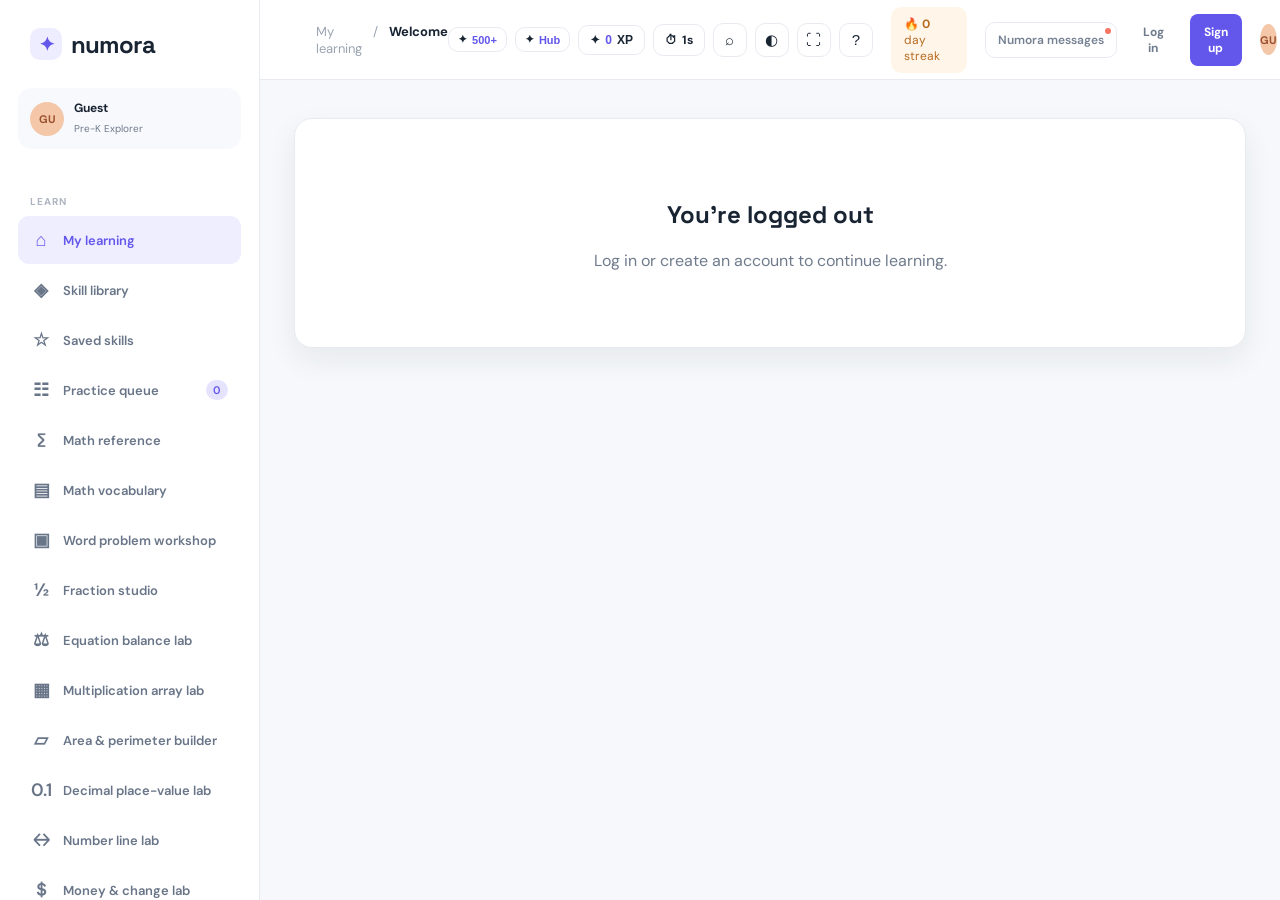
<file: index.html>
<!doctype html>
<html lang="en">
  <head>
    <meta charset="UTF-8" />
    <meta name="viewport" content="width=device-width, initial-scale=1.0" />
    <script>
      const numoraGaId = 'G-M1DTJTEPM5';
      window.dataLayer = window.dataLayer || [];
      window.gtag = window.gtag || function(){window.dataLayer.push(arguments);};
      window.gtag('js', new Date());
      window.gtag('config', numoraGaId);
      const analyticsScript = document.createElement('script');
      analyticsScript.async = true;
      analyticsScript.src = `https://www.googletagmanager.com/gtag/js?id=${numoraGaId}`;
      document.head.appendChild(analyticsScript);
    </script>
    <title>Numora — Math that moves with you</title>
    <link rel="preconnect" href="https://fonts.googleapis.com" />
    <link rel="preconnect" href="https://fonts.gstatic.com" crossorigin />
    <link href="https://fonts.googleapis.com/css2?family=DM+Sans:wght@400;500;600;700&family=Space+Grotesk:wght@500;600;700&display=swap" rel="stylesheet" />
    <link rel="stylesheet" href="styles.css" />
    <link rel="stylesheet" href="settings-help.css?v=25" />
    <link rel="stylesheet" href="notifications.css?v=5" />
    <link rel="stylesheet" href="auth.css" />
    <link rel="stylesheet" href="signup-scroll.css" />
    <link rel="stylesheet" href="extras.css?v=31" />
    <link rel="stylesheet" href="video.css" />
    <link rel="stylesheet" href="tools.css" />
    <link rel="stylesheet" href="video-examples.css" />
    <link rel="stylesheet" href="math-facts.css?v=1" />
    <link rel="stylesheet" href="data-explorer.css?v=1" />
    <link rel="stylesheet" href="geometry-explorer.css?v=1" />
    <link rel="stylesheet" href="unit-converter.css?v=1" />
    <link rel="stylesheet" href="calculator-lab.css?v=1" />
    <link rel="stylesheet" href="graphing-lab.css?v=1" />
    <link rel="stylesheet" href="percent-lab.css?v=1" />
    <link rel="stylesheet" href="factor-lab.css?v=1" />
    <link rel="stylesheet" href="probability-lab.css?v=1" />
    <link rel="stylesheet" href="lesson-calculator-help.css?v=1" />
    <link rel="stylesheet" href="math-labs-pack.css?v=1" />
    <link rel="stylesheet" href="feature-pack-50.css?v=1" />
    <link rel="stylesheet" href="feature-pack-200.css?v=4" />
    <link rel="stylesheet" href="feature-pack-500.css?v=1" />
    <link rel="stylesheet" href="daily-puzzle.css?v=1" />
    <link rel="stylesheet" href="practice-queue.css?v=6" />
    <link rel="stylesheet" href="practice-calendar.css?v=1" />
    <link rel="stylesheet" href="weekly-goal.css?v=1" />
    <link rel="stylesheet" href="saved-question-review.css?v=1" />
    <link rel="stylesheet" href="weekly-lesson-plan.css?v=1" />
    <link rel="stylesheet" href="focus-lesson.css?v=1" />
    <link rel="stylesheet" href="voice-answer.css?v=1" />
    <link rel="stylesheet" href="lesson-preview.css?v=2" />
    <link rel="stylesheet" href="lesson-scratchpad.css?v=3" />
    <link rel="stylesheet" href="grade-scroll.css" />
    <link rel="stylesheet" href="video-steps.css" />
    <link rel="stylesheet" href="auth-validation.css" />
    <link rel="stylesheet" href="badges.css" />
    <link rel="stylesheet" href="ui-fixes.css?v=8" />
  </head>
  <body>
    <script>
      if (new URLSearchParams(location.search).get('numoraGuest') === '1') {
        window.numoraGuestMode = true;
        try {
          const guestStorage = window.sessionStorage;
          guestStorage.clear();
          Object.defineProperty(window, 'localStorage', { configurable: true, value: guestStorage });
          if (window.localStorage !== guestStorage) throw new Error('Guest storage could not be isolated.');
        } catch (error) {
          location.replace(new URL('guest.html', location.href).href);
        }
      }
    </script>
    <div class="app-shell">
      <aside class="sidebar">
        <div class="brand"><span class="brand-mark">✦</span><span>numora</span></div>
        <div class="profile-chip"><div class="avatar">JS</div><div><strong>Jordan Smith</strong><small id="profile-grade">Pre-K Explorer</small></div><span class="chevron">⌄</span></div>
        <nav>
          <p class="nav-label">LEARN</p>
          <button class="nav-item active" data-view="home"><span>⌂</span> My learning</button>
          <button class="nav-item" data-view="skills"><span>◈</span> Skill library</button>
          <button class="nav-item" data-view="saved"><span>☆</span> Saved skills</button>
          <button class="nav-item" data-view="practice-queue"><span>☷</span> Practice queue <em class="practice-queue-count">0</em></button>
          <button class="nav-item" data-view="reference"><span>∑</span> Math reference</button>
          <button class="nav-item" data-view="vocabulary"><span>▤</span> Math vocabulary</button>
          <button class="nav-item" data-view="word-problems"><span>▣</span> Word problem workshop</button>
          <button class="nav-item" data-view="fraction-studio"><span>½</span> Fraction studio</button>
          <button class="nav-item" data-view="equation-lab"><span>⚖</span> Equation balance lab</button>
          <button class="nav-item" data-view="array-lab"><span>▦</span> Multiplication array lab</button>
          <button class="nav-item" data-view="area-builder"><span>▱</span> Area &amp; perimeter builder</button>
          <button class="nav-item" data-view="decimal-lab"><span>0.1</span> Decimal place-value lab</button>
          <button class="nav-item" data-view="number-line"><span>↔</span> Number line lab</button>
          <button class="nav-item" data-view="money-lab"><span>＄</span> Money &amp; change lab</button>
          <button class="nav-item" data-view="fact-drill"><span>✚</span> Math facts</button>
          <button class="nav-item" data-view="data-explorer"><span>▥</span> Data explorer</button>
          <button class="nav-item" data-view="geometry-explorer"><span>△</span> Geometry explorer</button>
          <button class="nav-item" data-view="unit-converter"><span>⇄</span> Unit converter</button>
          <button class="nav-item" data-view="calculator-lab"><span>🖩</span> Scientific calculator</button>
          <button class="nav-item" data-view="graphing-lab"><span>📈</span> Coordinate grapher</button>
          <button class="nav-item" data-view="percent-lab"><span>%</span> Percent visualizer</button>
          <button class="nav-item" data-view="factor-lab"><span>#</span> Factors, GCF &amp; LCM</button>
          <button class="nav-item" data-view="probability-lab"><span>🎲</span> Probability lab</button>
          <button class="nav-item" data-view="quadratic-lab"><span>⌒</span> Quadratic &amp; parabola</button>
          <button class="nav-item" data-view="pythagoras-lab"><span>📐</span> Pythagorean theorem</button>
          <button class="nav-item" data-view="matrix-lab"><span>⊞</span> 2×2 Matrix lab</button>
          <button class="nav-item" data-view="sequence-lab"><span>⋯</span> Sequences &amp; series</button>
          <button class="nav-item" data-view="roman-lab"><span>Ⅻ</span> Roman &amp; bases</button>
          <button class="nav-item" data-view="venn-lab"><span>◎</span> Venn diagram lab</button>
          <button class="nav-item" data-view="time-lab"><span>🕒</span> Elapsed time lab</button>
          <button class="nav-item" data-view="stats-lab"><span>📊</span> Statistics lab</button>
          <button class="nav-item" data-view="volume3d-lab"><span>🧊</span> 3D Volume &amp; area</button>
          <button class="nav-item" data-view="slope-quiz-lab"><span>⚡</span> Slope challenge</button>
          <button class="nav-item" data-view="reports"><span>◒</span> Progress</button>
          <button class="nav-item" data-view="challenge"><span>⏱</span> Timed challenge</button>
          <button class="nav-item" data-view="review"><span>↺</span> Review lessons</button>
          <button class="nav-item" data-view="daily-puzzle"><span>🧩</span> Daily math puzzle</button>
          <p class="nav-label">YOUR SPACE</p>
          <button class="nav-item" data-view="goals"><span>⚑</span> Daily goal <em>3/5</em></button>
          <button class="nav-item" data-view="plan"><span>🗓</span> Study plan</button>
          <button class="nav-item" data-view="custom"><span>✎</span> Custom quiz</button>
          <button class="nav-item" data-view="leaderboard"><span>🏆</span> Leaderboard</button>
          <button class="nav-item" data-view="badges"><span>✹</span> Badges <em class="badge-count">4</em></button>
          <button class="nav-item" data-view="mistakes"><span>📓</span> Mistake notebook</button>
          <button class="nav-item" data-view="questions"><span>🔖</span> Saved questions</button>
          <button class="nav-item" data-view="flashcards"><span>🗂</span> Flashcard review <em class="flashcard-due-count hidden">0</em></button>
          <button class="nav-item" data-view="notes"><span>📝</span> My notes</button>
          <button class="nav-item" data-action="spend-xp"><span>✧</span> Spend your XP</button>
          <section class="sidebar-shortcuts" aria-labelledby="sidebar-shortcuts-title">
            <p class="nav-label" id="sidebar-shortcuts-title">QUICK LINKS</p>
            <button type="button" data-view="skills"><span aria-hidden="true">◈</span> Browse skills</button>
            <button type="button" data-view="reports"><span aria-hidden="true">◒</span> View progress</button>
            <button type="button" data-action="spend-xp"><span aria-hidden="true">✧</span> XP reward shop</button>
            <a href="https://analytics.google.com/analytics/web/" target="_blank" rel="noopener noreferrer"><span aria-hidden="true">📊</span> View visits</a>
            <p class="nav-label sidebar-games-label">MATH GAMES</p>
            <a href="https://www.mathplayground.com/" target="_blank" rel="noopener noreferrer"><span aria-hidden="true">🧩</span> Math Playground</a>
            <a href="https://www.coolmathgames.com/" target="_blank" rel="noopener noreferrer"><span aria-hidden="true">🎮</span> Coolmath Games</a>
            <a href="https://www.topmarks.co.uk/maths-games" target="_blank" rel="noopener noreferrer"><span aria-hidden="true">🔢</span> Topmarks Maths</a>
          </section>
        </nav>
        <div class="sidebar-bottom"><div class="tip-card"><span>☀</span><div><strong>Keep your streak!</strong><small>2 more questions today</small></div></div><button class="nav-item muted" data-action="settings"><span>⚙</span> Settings</button><button class="nav-item muted" data-action="help"><span>?</span> Help center</button></div>
      </aside>

      <main class="main-content">
        <header class="topbar"><div class="breadcrumbs"><span>My learning</span><span>/</span><strong id="page-title">Today</strong></div><div class="top-actions"><div class="streak-pill">🔥 <strong id="streak-count">7</strong> day streak</div><button class="icon-btn messages-btn" aria-label="Numora messages" title="Numora messages">Numora messages<i></i></button><button class="header-btn login-btn">Log in</button><button class="header-btn signup-btn">Sign up</button><button class="header-btn logout-btn hidden">Log out</button><div class="mini-avatar">JS</div></div></header>
        <div id="app-content"></div>
      </main>
    </div>
    <div id="toast" class="toast"></div>
    <div id="auth-modal" class="modal-backdrop hidden"><div class="auth-modal"><button class="modal-close" aria-label="Close">×</button><div class="brand modal-brand"><span class="brand-mark">✦</span><span>numora</span></div><span class="eyebrow" id="auth-eyebrow">WELCOME BACK</span><h2 id="auth-title">Log in to Numora</h2><p id="auth-copy">Pick up your learning journey right where you left off.</p><label class="name-field">Your name<input id="name-input" type="text" maxlength="20" placeholder="Jordan Smith" /><small class="field-help">Use 5–20 letters. Spaces, hyphens, and apostrophes are okay.</small></label><label>Email<input id="email-input" type="email" placeholder="you@example.com" /></label><label>Password><div class="password-wrap"><input id="password-input" type="password" minlength="6" placeholder="At least 6 characters" /><button type="button" class="toggle-password" id="toggle-password">Show password</button></div><button type="button" class="suggest-password" id="suggest-password">Suggest strong password</button></label><div id="auth-error" class="auth-error"></div><div class="account-recovery"><button class="forgot-btn" id="forgot-password">Forgot password?</button><button class="forgot-btn" id="forgot-username">Forgot username?</button></div><button class="primary-btn auth-submit" id="auth-submit">Log in</button><button type="button" class="secondary-btn" data-use-guest style="width:100%;margin-top:8px">Use guest account (won’t save data)</button><small id="auth-switch">New to Numora? <button>Sign up</button></small></div></div>
    <script src="clerk-config.js?v=1"></script>
    <script src="app.js?v=203"></script>
    <script src="lesson-preview.js?v=2"></script>
    <script src="focus-lesson.js?v=1"></script>
    <script src="decimal-place-value.js?v=1"></script>
    <script src="number-line-lab.js?v=1"></script>
    <script src="money-change-lab.js?v=1"></script>
    <script src="equation-balance-lab.js?v=1"></script>
    <script src="math-facts.js?v=1"></script>
    <script src="data-explorer.js?v=1"></script>
    <script src="geometry-explorer.js?v=1"></script>
    <script src="unit-converter.js?v=1"></script>
    <script src="calculator-lab.js?v=1"></script>
    <script src="graphing-lab.js?v=1"></script>
    <script src="percent-lab.js?v=1"></script>
    <script src="factor-lab.js?v=1"></script>
    <script src="probability-lab.js?v=1"></script>
    <script src="lesson-calculator-help.js?v=1"></script>
    <script src="math-labs-pack.js?v=1"></script>
    <script src="feature-pack-50.js?v=1"></script>
    <script src="feature-pack-200.js?v=4"></script>
    <script src="feature-pack-500.js?v=1"></script>
    <script src="daily-puzzle.js?v=1"></script>
    <script src="practice-queue.js?v=11"></script>
    <script src="help-center-content.js?v=5"></script>
    <script src="settings-help-extras.js?v=6"></script>
    <script src="lesson-levels.js?v=1"></script>
    <script src="lesson-level-fallback.js?v=1"></script>
    <script src="lesson-level-final.js?v=1"></script>
    <script src="lesson-runtime.js?v=1"></script>
    <script src="grade4-fix.js?v=2"></script>
    <script src="question-variation.js?v=1"></script>
    <script src="math-only-questions.js?v=1"></script>
    <script src="grade-level-content.js?v=2"></script>
    <script src="all-grade-question-variation.js?v=3"></script>
    <script src="video-separate-examples.js?v=14"></script>
    <script src="lesson-explanation-answer.js?v=1"></script>
    <script src="lesson-topic-questions.js?v=1"></script>
    <script src="lesson-question-randomizer.js?v=6"></script>
    <script src="ui-fixes.js?v=4"></script>
    <script src="clerk-auth.js?v=17"></script>
    <script src="language.js?v=42"></script>
    <script src="voice-answer.js?v=2"></script>
    <script src="practice-calendar.js?v=1"></script>
    <script src="weekly-goal.js?v=1"></script>
    <script src="saved-question-review.js?v=1"></script>
    <script src="weekly-lesson-plan.js?v=1"></script>
    <script src="lesson-scratchpad.js?v=3"></script>
  </body>
</html>
</file>
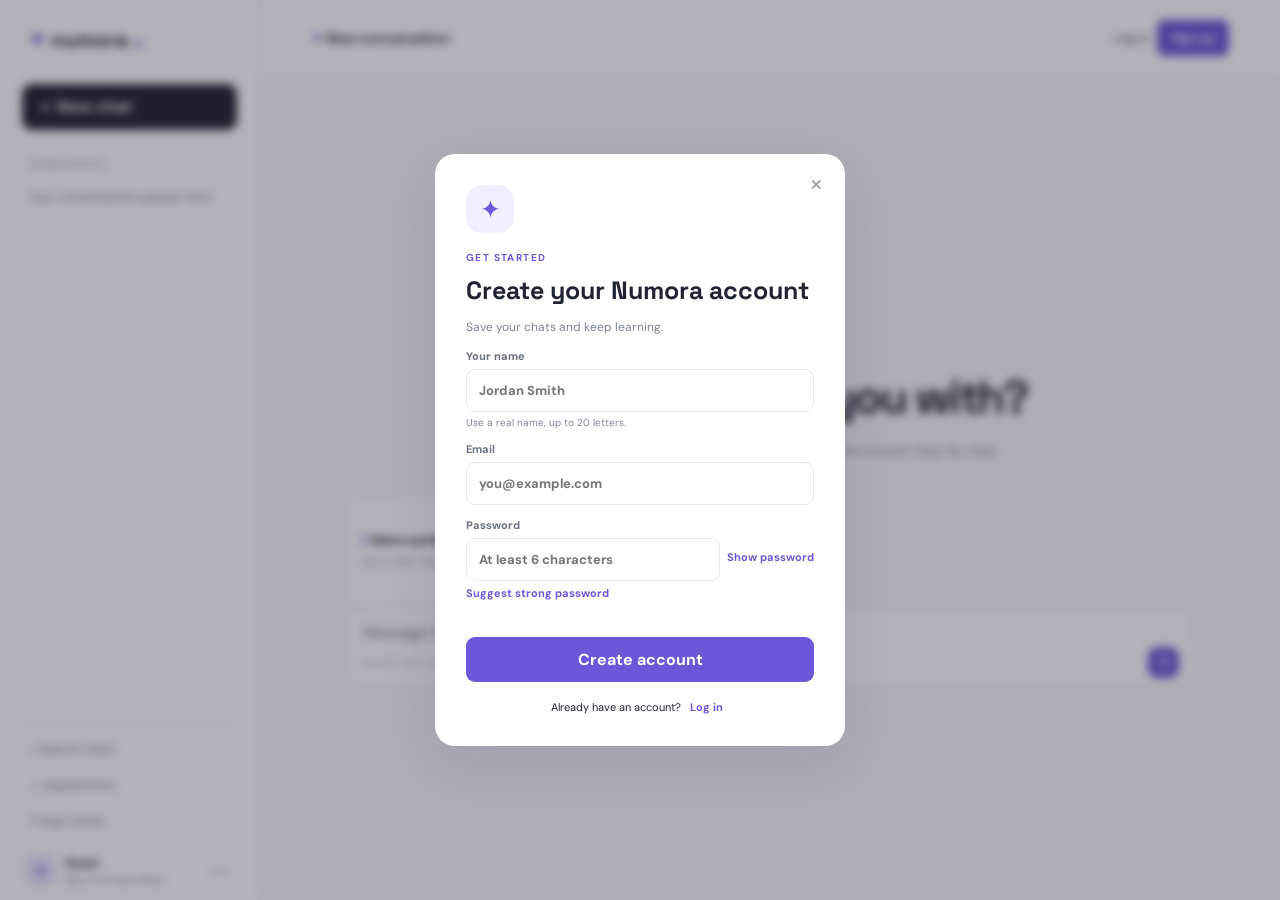
<file: ai.html>
<!doctype html>
<html lang="en">
<head>
  <meta charset="UTF-8"><meta name="viewport" content="width=device-width,initial-scale=1">
  <script async src="https://www.googletagmanager.com/gtag/js?id=G-M1DTJTEPM5"></script>
  <script>
    window.dataLayer = window.dataLayer || [];
    function gtag(){dataLayer.push(arguments);}
    gtag('js', new Date());
    gtag('config', 'G-M1DTJTEPM5');
  </script>
  <title>Numora AI</title><link rel="preconnect" href="https://fonts.googleapis.com"><link rel="preconnect" href="https://fonts.gstatic.com" crossorigin><link href="https://fonts.googleapis.com/css2?family=DM+Sans:wght@400;600;700&family=Space+Grotesk:wght@600;700&display=swap" rel="stylesheet"><link rel="stylesheet" href="ai.css"><link rel="stylesheet" href="ai-auth.css">
</head>
<body>
<div class="layout"><aside class="sidebar" id="sidebar"><div class="brand">✦ <span>numora <small>AI</small></span></div><button class="new-chat" id="newChat">＋ New chat</button><p class="label">YOUR CHATS</p><div id="chatList" class="chat-list"></div><div class="bottom"><button class="side-btn" id="themeBtn">☼ Appearance</button><button class="side-btn" id="helpBtn">? Help center</button><div class="account"><div class="avatar" id="avatar">G</div><div><strong id="accountName">Guest</strong><small id="accountStatus">Sign in to save chats</small></div><button id="accountBtn" class="dots">•••</button></div></div></aside>
<main><header><button class="mobile" id="menuBtn">☰</button><strong>✦ <span id="title">New conversation</span></strong><div class="auth"><button id="loginBtn">Log in</button><button class="signup" id="signupBtn">Sign up</button><button class="hidden" id="signoutBtn">Sign out</button></div></header><section class="chat"><div id="welcome" class="welcome"><div class="hero-icon">✦</div><p class="eyebrow">NUMORA AI</p><h1>What can I help you with?</h1><p>Ask a question and Numora will work through the answer step by step.</p><div class="prompts"><button data-prompt="What is 15% of 240? Show your work"><b>∑ Solve a problem</b><small>Get a clear, step-by-step answer</small></button></div></div><div id="messages" class="messages hidden"></div><div class="composer"><textarea id="question" rows="1" placeholder="Message Numora AI..."></textarea><div><small>Numora can make mistakes. Check important information.</small><div class="composer-actions"><button id="imageBtn" class="image-action hidden">✧ Create picture</button><button id="sendBtn">↑</button></div></div></div></section></main></div>
<div id="authModal" class="overlay hidden"><div class="modal"><button class="close" data-close>×</button><div class="modal-icon">✦</div><p class="eyebrow" id="authEyebrow">GET STARTED</p><h2 id="authTitle">Create your Numora account</h2><p id="authCopy">Save your conversations and pick up where you left off.</p><form id="authForm"><label id="nameField">Your name<input id="nameInput" maxlength="20" autocomplete="name" placeholder="Jordan Smith"><small>Use a real name, up to 20 letters.</small></label><label>Email<input id="emailInput" type="email" required autocomplete="username" placeholder="you@example.com"></label><label id="passwordField">Password<div class="password-wrap"><input id="passwordInput" type="password" required minlength="6" autocomplete="new-password" placeholder="At least 6 characters"><button type="button" id="togglePassword">Show password</button></div><button type="button" id="suggestPassword">Suggest strong password</button></label><div class="recovery-links" id="recoveryLinks"><button type="button" data-auth-recovery="password">Forgot password?</button><button type="button" data-auth-recovery="username">Forgot username?</button></div><div class="error" id="authError" role="alert"></div><button class="submit" id="authSubmit" type="submit">Create account</button></form><p class="switch" id="switchText">Already have an account? <button type="button">Log in</button></p></div></div>
<div id="helpModal" class="overlay hidden"><div class="modal"><button class="close" data-close>×</button><div class="modal-icon">?</div><p class="eyebrow">QUICK GUIDE</p><h2>How Numora works</h2><p>Ask a question, use a starter prompt, and keep asking follow-ups in the same conversation. Create an account to save your chats on this device.</p><button class="submit" data-close>Got it</button></div></div><div id="toast"></div>
<div id="imageModal" class="overlay hidden"><div class="modal"><button class="close" data-close>×</button><div class="modal-icon">✧</div><p class="eyebrow">IMAGE MAKER</p><h2>Create a picture</h2><p>Describe what you want to see. Be specific about the subject, colors, mood, and style.</p><textarea id="imagePrompt" class="image-prompt" rows="4" placeholder="A cozy treehouse in a moonlit forest, colorful storybook style..."></textarea><button class="submit" id="generateImage" type="button" onclick="createPictureFromPrompt(event)">Generate picture</button></div></div><script src="ai.js?v=19"></script><script src="ai-auth.js?v=3"></script><script src="ai-answer-engine.js?v=2"></script>
</body></html>
</file>
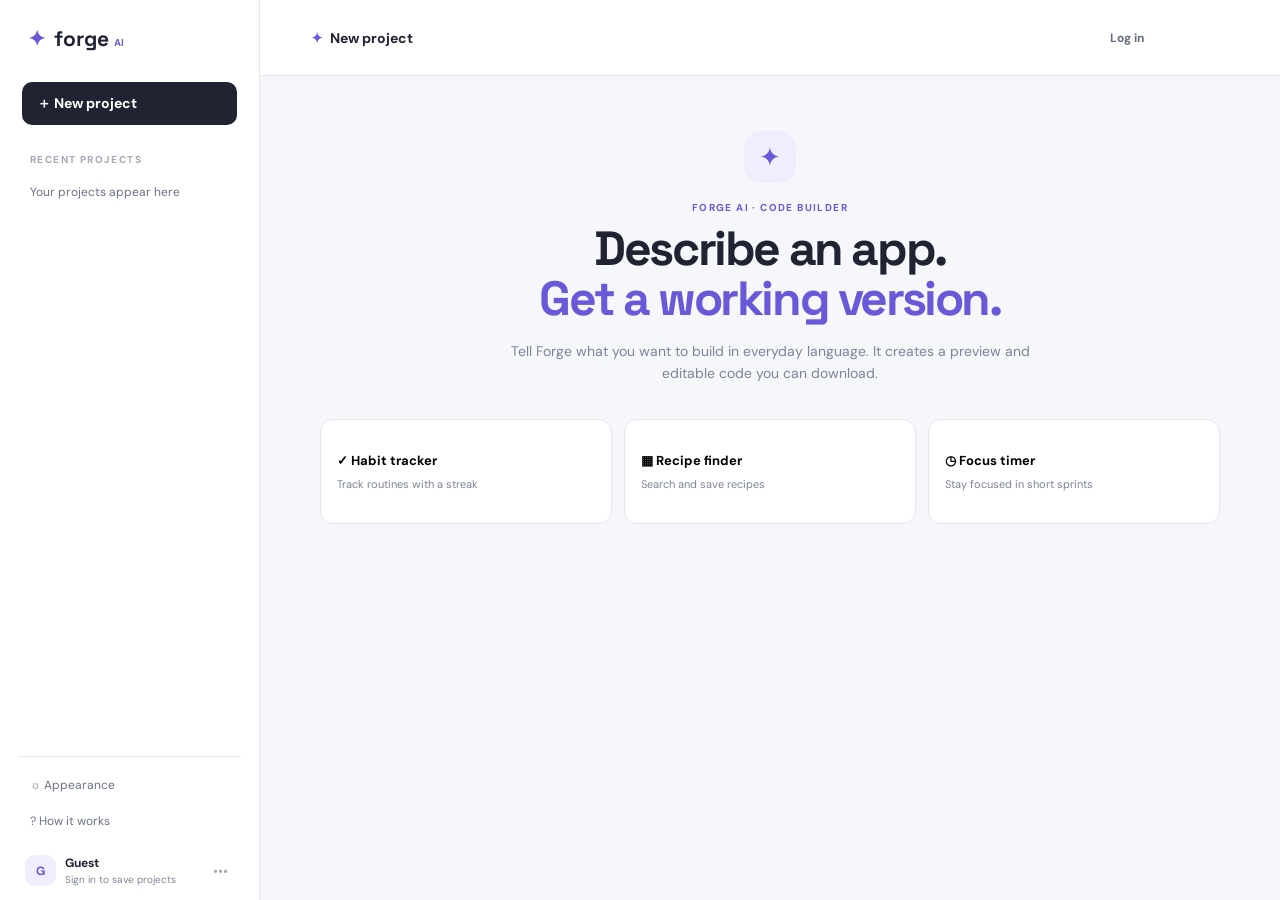
<file: code-ai.html>
<!doctype html>
<html lang="en">
<head>
  <meta charset="UTF-8">
  <meta name="viewport" content="width=device-width, initial-scale=1">
  <meta name="description" content="Code AI creates small web apps from plain-English descriptions.">
  <title>Forge AI · Build from words</title>
  <link rel="preconnect" href="https://fonts.googleapis.com">
  <link rel="preconnect" href="https://fonts.gstatic.com" crossorigin>
  <link href="https://fonts.googleapis.com/css2?family=DM+Sans:wght@400;500;600;700&family=Space+Grotesk:wght@600;700&display=swap" rel="stylesheet">
  <link rel="stylesheet" href="code-ai.css">
</head>
<body>
  <div class="app-shell">
    <aside class="sidebar" id="sidebar">
      <div class="brand"><span class="brand-mark">✦</span><span>forge <em>AI</em></span></div>
      <button class="new-project" id="newProject">＋ New project</button>
      <p class="section-label">RECENT PROJECTS</p>
      <div id="projectList" class="project-list"></div>
      <div class="sidebar-bottom">
        <button class="side-link" id="themeButton">☼ <span>Appearance</span></button>
        <button class="side-link" id="helpButton">? <span>How it works</span></button>
        <div class="profile">
          <div class="avatar" id="avatar">G</div>
          <div class="profile-copy"><strong id="profileName">Guest</strong><small id="profileStatus">Sign in to save projects</small></div>
          <button class="more-button" id="profileButton" aria-label="Account menu">•••</button>
        </div>
      </div>
    </aside>

    <main class="main-content">
      <header class="topbar">
        <button class="menu-button" id="menuButton" aria-label="Open menu">☰</button>
        <div class="top-title"><span class="spark">✦</span><span id="pageTitle">New project</span></div>
        <div class="auth-actions">
          <button id="loginButton">Log in</button>
          <button class="primary small" id="signupButton">Sign up</button>
          <button class="hidden" id="logoutButton">Log out</button>
        </div>
      </header>

      <section class="workspace">
        <div class="intro" id="intro">
          <div class="hero-mark">✦</div>
          <p class="eyebrow">FORGE AI · CODE BUILDER</p>
          <h1>Describe an app.<br><span>Get a working version.</span></h1>
          <p class="intro-copy">Tell Forge what you want to build in everyday language. It creates a preview and editable code you can download.</p>
          <div class="examples">
            <button data-example="Make a habit tracker with a streak counter, add habit button, and a calm purple design."><b>✓ Habit tracker</b><small>Track routines with a streak</small></button>
            <button data-example="Make a bright recipe finder with a search box, recipe cards, and a favorite button."><b>▦ Recipe finder</b><small>Search and save recipes</small></button>
            <button data-example="Make a simple pomodoro timer with start, pause, reset, and a focus/minutes display."><b>◷ Focus timer</b><small>Stay focused in short sprints</small></button>
          </div>
        </div>

        <div class="builder hidden" id="builder">
          <div class="builder-heading"><div><p class="eyebrow">YOUR DESCRIPTION</p><h1>What should we build?</h1></div><span class="status-pill" id="statusPill">Ready</span></div>
          <div class="prompt-box"><textarea id="promptInput" rows="4" placeholder="Example: Make a simple budget tracker with income and expenses, a total balance, and a clean blue design."></textarea><div class="prompt-footer"><span>Be specific about the features and style.</span><button class="primary generate" id="generateButton">✦ Generate app</button></div></div>
          <div class="result hidden" id="result">
            <div class="result-header"><div><p class="eyebrow">GENERATED PROJECT</p><h2 id="resultTitle">Your app</h2></div><button class="download" id="downloadButton">↓ Download HTML</button></div>
            <div class="preview-card"><div class="preview-top"><span>LIVE PREVIEW</span><button id="refreshPreview">↻ Refresh</button></div><iframe id="previewFrame" title="Generated app preview" sandbox="allow-scripts"></iframe></div>
            <div class="code-card"><div class="code-tabs"><button class="active" data-code-tab="html">index.html</button><button data-code-tab="css">styles.css</button><button data-code-tab="js">app.js</button><button id="copyCode">Copy</button></div><pre id="codeOutput"></pre></div>
          </div>
        </div>
      </section>
    </main>
  </div>

  <div class="overlay hidden" id="authOverlay"><div class="modal"><button class="close" data-close>×</button><div class="modal-icon">✦</div><p class="eyebrow" id="authEyebrow">GET STARTED</p><h2 id="authTitle">Create your Forge account</h2><p id="authDescription">Save your generated projects on this device.</p><form id="authForm"><label id="nameLabel">Your name<input id="nameInput" autocomplete="name" placeholder="Jordan Smith"></label><label>Email<input id="emailInput" type="email" required autocomplete="username" placeholder="you@example.com"></label><label>Password<input id="passwordInput" type="password" required minlength="6" autocomplete="new-password" placeholder="At least 6 characters"></label><p class="form-error" id="formError"></p><button class="primary submit" type="submit" id="authSubmit">Create account</button></form><p class="switch" id="authSwitch">Already have an account? <button type="button">Log in</button></p></div></div>
  <div class="overlay hidden" id="helpOverlay"><div class="modal"><button class="close" data-close>×</button><div class="modal-icon">?</div><p class="eyebrow">QUICK GUIDE</p><h2>How Forge works</h2><p>Describe a small web app, choose Generate app, then try it in the live preview. The three editable files and a self-contained HTML download are created in your browser.</p><button class="primary submit" data-close>Got it</button></div></div>
  <div id="toast" role="status"></div>
  <script src="code-ai.js"></script>
</body>
</html>
</file>
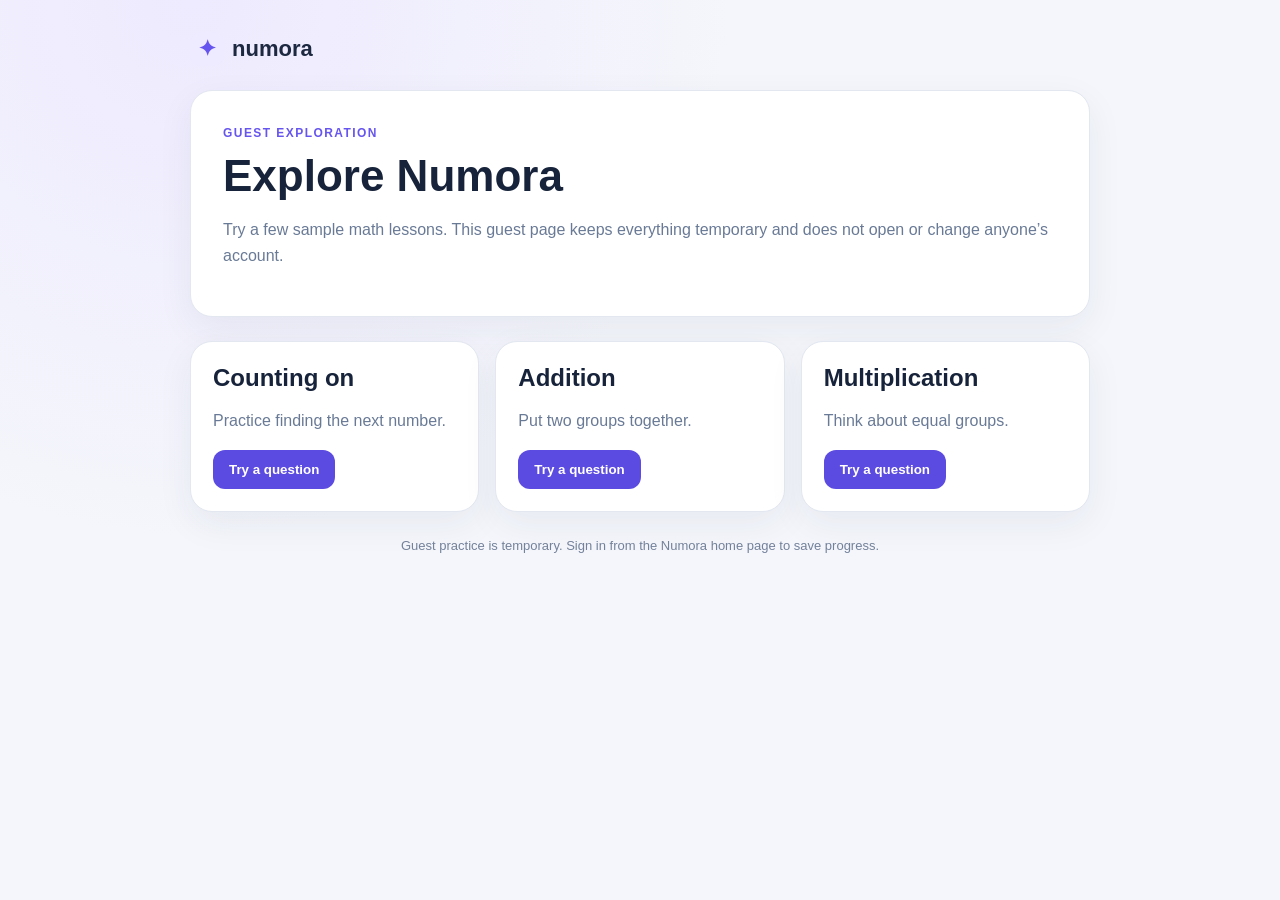
<file: guest.html>
<!doctype html>
<html lang="en">
<head>
  <meta charset="UTF-8">
  <meta name="viewport" content="width=device-width, initial-scale=1">
  <meta name="robots" content="noindex">
  <title>Explore Numora as a guest</title>
  <style>
    :root{font-family:Arial,sans-serif;color:#17233a;background:#f4f6fb}*{box-sizing:border-box}body{margin:0;min-height:100vh;padding:32px 18px;background:radial-gradient(circle at 15% 0,#eeeaff,transparent 38%),#f4f6fb}.wrap{max-width:900px;margin:0 auto}.brand{font-size:22px;font-weight:700;color:#1d2940}.brand b{display:inline-grid;place-items:center;width:34px;height:34px;margin-right:8px;border-radius:11px;background:#eeeaff;color:#6554ed}.hero,.lesson{border:1px solid #e2e7f0;border-radius:22px;background:#fff;box-shadow:0 12px 36px #1b2c4810}.hero{padding:32px;margin:24px 0}.eyebrow{color:#6655ee;font-size:12px;font-weight:700;letter-spacing:.12em}.hero h1{margin:10px 0;font-size:clamp(30px,6vw,44px)}p{color:#697a96;line-height:1.6}.grid{display:grid;grid-template-columns:repeat(auto-fit,minmax(220px,1fr));gap:16px}.lesson{padding:22px}.lesson h2{margin:0 0 8px}.lesson button,.back{border:0;border-radius:12px;background:#5c4be1;color:white;font-weight:700;padding:12px 16px;cursor:pointer}.lesson button:hover,.back:hover{background:#4938ca}.practice{display:none;margin-top:18px;padding-top:16px;border-top:1px solid #e8ebf2}.practice.open{display:block}.practice input{width:140px;padding:11px;border:1px solid #dce2ed;border-radius:10px;font-size:16px}.feedback{min-height:24px;font-weight:700}.foot{margin:24px 0;text-align:center;color:#73819a;font-size:13px}
  </style>
</head>
<body>
  <main class="wrap">
    <div class="brand"><b>✦</b>numora</div>
    <section class="hero"><span class="eyebrow">GUEST EXPLORATION</span><h1>Explore Numora</h1><p>Try a few sample math lessons. This guest page keeps everything temporary and does not open or change anyone’s account.</p></section>
    <section class="grid" aria-label="Sample lessons">
      <article class="lesson"><h2>Counting on</h2><p>Practice finding the next number.</p><button type="button" data-lesson="count">Try a question</button><div class="practice" data-practice="count"><p>What number comes after <strong data-a></strong>?</p><input aria-label="Your answer" inputmode="numeric"><button type="button" data-check="count">Check</button><p class="feedback" aria-live="polite"></p></div></article>
      <article class="lesson"><h2>Addition</h2><p>Put two groups together.</p><button type="button" data-lesson="add">Try a question</button><div class="practice" data-practice="add"><p>What is <strong data-a></strong> + <strong data-b></strong>?</p><input aria-label="Your answer" inputmode="numeric"><button type="button" data-check="add">Check</button><p class="feedback" aria-live="polite"></p></div></article>
      <article class="lesson"><h2>Multiplication</h2><p>Think about equal groups.</p><button type="button" data-lesson="multiply">Try a question</button><div class="practice" data-practice="multiply"><p>What is <strong data-a></strong> × <strong data-b></strong>?</p><input aria-label="Your answer" inputmode="numeric"><button type="button" data-check="multiply">Check</button><p class="feedback" aria-live="polite"></p></div></article>
    </section>
    <p class="foot">Guest practice is temporary. Sign in from the Numora home page to save progress.</p>
  </main>
  <script>
    const problems={count:()=>{const a=2+Math.floor(Math.random()*18);return{a,answer:a+1};},add:()=>{const a=2+Math.floor(Math.random()*18),b=1+Math.floor(Math.random()*9);return{a,b,answer:a+b};},multiply:()=>{const a=2+Math.floor(Math.random()*9),b=2+Math.floor(Math.random()*9);return{a,b,answer:a*b};}};const active={};document.addEventListener('click',event=>{const start=event.target.closest('[data-lesson]');if(start){const type=start.dataset.lesson,box=document.querySelector(`[data-practice="${type}"]`),problem=problems[type]();active[type]=problem;box.querySelector('[data-a]').textContent=problem.a;if(problem.b)box.querySelector('[data-b]').textContent=problem.b;box.querySelector('input').value='';box.querySelector('.feedback').textContent='';box.classList.add('open');return;}const check=event.target.closest('[data-check]');if(check){const type=check.dataset.check,box=document.querySelector(`[data-practice="${type}"]`),answer=Number(box.querySelector('input').value),feedback=box.querySelector('.feedback');feedback.textContent=answer===active[type]?.answer?'Correct! Nice work.':'Try again. Think it through, then check once more.';feedback.style.color=answer===active[type]?.answer?'#078b71':'#bd6039';}});
  </script>
</body>
</html>
</file>
<file: styles.css>
:root{--ink:#192433;--muted:#6f7b8c;--line:#e7ebf0;--paper:#fff;--wash:#f6f8fb;--violet:#6658e8;--violet-dark:#5145cc;--mint:#23b894;--orange:#ff9a5c;--yellow:#ffd76a;--shadow:0 12px 30px rgba(31,43,61,.07)}*{box-sizing:border-box}body{margin:0;background:var(--wash);color:var(--ink);font-family:'DM Sans',sans-serif}.app-shell{display:flex;min-height:100vh}.sidebar{width:260px;background:#fff;border-right:1px solid var(--line);padding:28px 18px 20px;display:flex;flex-direction:column}.brand{font-family:'Space Grotesk',sans-serif;font-size:24px;font-weight:700;letter-spacing:-1px;display:flex;align-items:center;gap:9px;padding:0 12px 28px}.brand-mark{background:#eeecff;color:var(--violet);border-radius:10px;width:32px;height:32px;display:grid;place-items:center;font-size:19px}.profile-chip{display:flex;align-items:center;gap:10px;padding:12px;background:#f8f9fc;border-radius:14px;margin-bottom:28px}.avatar,.mini-avatar{background:#f4c7a9;color:#9b512d;display:grid;place-items:center;font-size:11px;font-weight:700;border-radius:50%}.avatar{width:34px;height:34px}.profile-chip strong{display:block;font-size:12px}.profile-chip small{color:var(--muted);font-size:10px}.chevron{margin-left:auto;color:var(--muted)}.nav-label{font-size:10px;font-weight:700;letter-spacing:1px;color:#adb5c0;margin:18px 12px 8px}.nav-item{width:100%;border:0;background:none;text-align:left;padding:12px 13px;border-radius:11px;color:#697588;font:600 13px 'DM Sans';cursor:pointer;display:flex;align-items:center;gap:12px;margin:2px 0}.nav-item span{font-size:18px;width:20px;text-align:center}.nav-item:hover,.nav-item.active{background:#efeeff;color:var(--violet)}.nav-item em{font-style:normal;font-size:11px;background:#e6e3ff;color:var(--violet);margin-left:auto;border-radius:10px;padding:3px 7px}.badge-count{background:#ffe6d5!important;color:#e47d3f!important}.sidebar-bottom{margin-top:auto}.tip-card{background:#fff8e8;border:1px solid #f8e9c2;border-radius:14px;padding:13px 10px;display:flex;gap:9px;align-items:flex-start;margin:12px 4px 18px}.tip-card span{font-size:21px}.tip-card strong{display:block;font-size:11px}.tip-card small{font-size:10px;color:#9b8b6d}.muted{font-size:12px}.main-content{flex:1;min-width:0}.topbar{height:80px;background:#fff;border-bottom:1px solid var(--line);display:flex;align-items:center;justify-content:space-between;padding:0 5.5%}.breadcrumbs{display:flex;gap:11px;color:#9ba4b1;font-size:13px}.breadcrumbs strong{color:var(--ink)}.top-actions{display:flex;align-items:center;gap:18px}.streak-pill{background:#fff6e9;color:#b76a22;padding:9px 13px;border-radius:10px;font-size:12px}.icon-btn{position:relative;border:0;background:none;font-size:25px;color:#758093;cursor:pointer}.icon-btn i{width:6px;height:6px;background:#f67563;position:absolute;right:0;top:2px;border-radius:50%}.mini-avatar{width:31px;height:31px}.page-wrap{max-width:1120px;margin:0 auto;padding:38px 34px 70px}.eyebrow{font-size:12px;color:var(--violet);font-weight:700;letter-spacing:.8px;text-transform:uppercase}.hero-row{display:flex;justify-content:space-between;align-items:flex-end;margin-bottom:26px}.hero-row h1{font:700 34px 'Space Grotesk';letter-spacing:-1.5px;margin:6px 0 7px}.hero-row p{color:var(--muted);margin:0;font-size:14px}.date-label{color:var(--muted);font-size:12px;align-self:center}.dashboard-grid{display:grid;grid-template-columns:1.7fr 1fr;gap:20px}.card{background:var(--paper);border:1px solid var(--line);border-radius:18px;box-shadow:var(--shadow)}.continue-card{padding:25px;position:relative;overflow:hidden;background:linear-gradient(135deg,#fff 48%,#f0efff)}.continue-card:after{content:'∿';position:absolute;right:35px;bottom:-30px;font-size:190px;line-height:1;color:#e5e3ff;font-family:serif;transform:rotate(-25deg)}.card-head{display:flex;justify-content:space-between;align-items:center;position:relative;z-index:1}.card-head h3{margin:0;font:600 17px 'Space Grotesk'}.dots{color:#a2aab4}.skill-tag{display:inline-block;background:#eceaff;color:var(--violet);font-size:10px;font-weight:700;padding:5px 8px;border-radius:6px;margin:29px 0 10px;position:relative;z-index:1}.continue-card h2{font:600 25px 'Space Grotesk';margin:0 0 7px;position:relative;z-index:1}.continue-card p{font-size:12px;color:var(--muted);position:relative;z-index:1}.progress-line{height:7px;background:#e9e8fa;border-radius:8px;margin:21px 0 18px;position:relative;z-index:1}.progress-line span{display:block;height:100%;border-radius:8px;background:var(--violet);width:68%}.continue-footer{display:flex;align-items:center;gap:18px;position:relative;z-index:1}.primary-btn{background:var(--violet);color:#fff;border:0;border-radius:10px;padding:12px 18px;font:700 12px 'DM Sans';cursor:pointer;box-shadow:0 5px 13px #cbc7f9}.primary-btn:hover{background:var(--violet-dark);transform:translateY(-1px)}.secondary-btn{background:#fff;border:1px solid var(--line);color:var(--ink);border-radius:9px;padding:11px 16px;font-weight:700;cursor:pointer}.stats-card{padding:24px}.stat{display:flex;align-items:center;gap:13px;padding:15px 0;border-bottom:1px solid var(--line)}.stat:last-child{border:0;padding-bottom:0}.stat-icon{width:35px;height:35px;border-radius:10px;display:grid;place-items:center;font-size:17px}.purple{background:#eeecff}.peach{background:#fff0e6}.green{background:#e4f8f2}.stat strong{display:block;font-size:18px;font-family:'Space Grotesk'}.stat small{display:block;color:var(--muted);font-size:11px;margin-top:2px}.section-heading{display:flex;justify-content:space-between;align-items:center;margin:35px 0 15px}.section-heading h2{font:600 20px 'Space Grotesk';margin:0}.text-link{border:0;background:none;color:var(--violet);font-size:12px;font-weight:700;cursor:pointer}.skill-grid{display:grid;grid-template-columns:repeat(3,1fr);gap:15px}.skill-card{background:#fff;border:1px solid var(--line);border-radius:15px;padding:18px;cursor:pointer;transition:.2s}.skill-card:hover{transform:translateY(-3px);box-shadow:var(--shadow);border-color:#d6d1ff}.skill-top{display:flex;justify-content:space-between}.skill-icon{font-size:22px}.level{font-size:10px;padding:4px 7px;border-radius:5px;color:#5f6d7e;background:#f0f2f5;height:max-content}.skill-card h3{font:600 15px 'Space Grotesk';margin:16px 0 6px}.skill-card p{font-size:11px;color:var(--muted);margin:0 0 17px}.tiny-progress{height:5px;background:#edf0f4;border-radius:5px}.tiny-progress span{display:block;height:100%;background:var(--mint);border-radius:5px}.activity-card{padding:20px}.activity-row{display:grid;grid-template-columns:82px 1fr 70px;gap:10px;align-items:center;border-bottom:1px solid var(--line);padding:12px 0;font-size:12px}.activity-row:last-child{border:0}.activity-row small{color:var(--muted)}.good{color:var(--mint);font-weight:700}.practice-shell{max-width:800px;margin:0 auto;padding:50px 34px}.practice-shell .back{border:0;background:none;color:var(--muted);font-weight:700;cursor:pointer;margin-bottom:35px}.practice-meta{display:flex;justify-content:space-between;color:var(--muted);font-size:12px}.question-card{background:#fff;border:1px solid var(--line);border-radius:22px;padding:38px 50px;margin-top:15px;box-shadow:var(--shadow);text-align:center}.question-card h1{font:600 32px 'Space Grotesk';margin:30px 0 32px}.answer-input{font:600 25px 'Space Grotesk';width:180px;text-align:center;border:2px solid #dce1e8;border-radius:11px;padding:12px;outline:none}.answer-input:focus{border-color:var(--violet)}.answer-input.correct{border-color:var(--mint);background:#edfbf7}.answer-input.wrong{border-color:#f48170;background:#fff2ef}.feedback{min-height:26px;margin:17px 0 9px;font-size:13px;font-weight:700}.feedback.success{color:var(--mint)}.feedback.error{color:#df6b59}.explain{display:none;text-align:left;background:#f7f6ff;border-radius:12px;padding:15px;margin:20px 0;font-size:12px;line-height:1.6}.explain.show{display:block}.practice-controls{display:flex;justify-content:center;gap:10px}.hidden{display:none!important}.empty-state{text-align:center;padding:60px 20px}.empty-state h2{font-family:'Space Grotesk'}.empty-state p{color:var(--muted)}.toast{position:fixed;bottom:22px;right:24px;background:#202a3b;color:white;padding:13px 17px;border-radius:10px;font-size:12px;transform:translateY(100px);transition:.3s;box-shadow:var(--shadow)}.toast.show{transform:translateY(0)}@media(max-width:850px){.sidebar{width:75px;padding:25px 10px}.brand{padding:0 10px 28px}.brand span:last-child,.profile-chip>div:not(.avatar),.chevron,.nav-label,.nav-item:not(.active) em,.nav-item{font-size:0}.nav-item span{font-size:19px}.profile-chip{padding:7px}.sidebar-bottom .tip-card,.muted{display:none}.dashboard-grid{grid-template-columns:1fr}.skill-grid{grid-template-columns:1fr 1fr}.page-wrap{padding:28px 20px}.topbar{padding:0 20px}.streak-pill{display:none}}@media(max-width:520px){.skill-grid{grid-template-columns:1fr}.hero-row{display:block}.date-label{display:block;margin-top:15px}.question-card{padding:25px 18px}.question-card h1{font-size:25px}.practice-shell{padding:30px 15px}}
</file>
<file: settings-help.css>
.utility-modal{position:fixed;inset:0;background:rgba(25,36,51,.38);display:grid;place-items:center;padding:20px;z-index:20}
.utility-modal.hidden{display:none}
.utility-panel{width:min(460px,100%);background:var(--paper);border:1px solid var(--line);border-radius:20px;padding:26px;box-shadow:0 20px 60px rgba(31,43,61,.2)}
.utility-panel.settings-panel,.utility-panel.help-panel{max-height:90vh;overflow:auto}
.utility-panel h2{font:700 25px 'Space Grotesk';margin:0 0 8px}
.utility-panel p{color:var(--muted);font-size:13px;line-height:1.55;margin:0 0 20px}
.utility-close{float:right;border:0;background:none;color:var(--muted);font-size:24px;cursor:pointer}
.theme-options{display:flex;gap:10px;margin-top:12px}
.theme-option{flex:1;border:1px solid var(--line);background:var(--paper);color:var(--ink);border-radius:10px;padding:12px;font-weight:700;cursor:pointer}
.theme-option.active{border-color:var(--violet);background:#efeeff;color:var(--violet)}
.answer-setting{margin-top:22px}
.setting-check{display:flex;align-items:center;gap:10px;margin-top:12px;padding:12px;border:1px solid var(--line);border-radius:10px;color:var(--ink);font-size:13px;cursor:pointer}
.setting-check input{width:17px;height:17px;accent-color:var(--violet);cursor:pointer}
.answer-mode-options .theme-option{font-size:12px;padding:10px 6px}
.help-list{display:grid;gap:10px;margin-top:18px}
.help-item{background:var(--wash);border-radius:11px;padding:12px;font-size:12px;color:var(--ink)}
.setting-row{display:flex;align-items:center;justify-content:space-between;gap:12px;margin-top:10px;padding:12px;border:1px solid var(--line);border-radius:10px;color:var(--ink);font-size:13px}
.setting-row select,.help-search{min-height:38px;padding:8px 10px;border:1px solid var(--line);border-radius:9px;background:var(--paper);color:var(--ink);font:600 12px 'DM Sans',sans-serif}
.help-search-label{position:absolute;width:1px;height:1px;overflow:hidden;clip:rect(0,0,0,0)}
.help-search{width:100%;margin:0 0 12px;font-size:14px}
.help-faq-item{padding:13px;border:1px solid rgba(59,7,100,.18);border-radius:11px;background:rgba(255,255,255,.78);color:#241044}
.help-faq-item summary{font-size:13px;font-weight:700;cursor:pointer}
.help-faq-item p{margin:9px 0 0;color:#382052;font-size:12px}
.help-shortcuts{display:flex;flex-wrap:wrap;gap:8px;margin-top:8px}
.help-shortcuts button{flex:1 1 130px;padding:10px;font-size:12px}
.help-category-filters{display:flex;gap:7px;flex-wrap:wrap;margin:14px 0}
.help-category-filters button{border:1px solid var(--line);border-radius:999px;padding:7px 11px;background:var(--paper);color:var(--ink);font:600 11px 'DM Sans',sans-serif;cursor:pointer}
.help-category-filters button.active{border-color:var(--violet);background:var(--violet);color:#fff}
.lesson-objective{display:block;margin:7px 0;color:var(--muted);font-size:12px;line-height:1.5}
.skill-card .lesson-objective{min-height:36px}
body[data-reduce-motion="true"] *,body[data-reduce-motion="true"] *::before,body[data-reduce-motion="true"] *::after{scroll-behavior:auto!important;animation-duration:.01ms!important;animation-iteration-count:1!important;transition-duration:.01ms!important}
body[data-high-contrast="true"] .card,body[data-high-contrast="true"] .skill-card,body[data-high-contrast="true"] .question-card,body[data-high-contrast="true"] .utility-panel,body[data-high-contrast="true"] .setting-check,body[data-high-contrast="true"] .setting-row,body[data-high-contrast="true"] .help-faq-item{border-color:currentColor;box-shadow:0 0 0 1px currentColor}
body[data-high-contrast="true"] .lesson-objective,body[data-high-contrast="true"] .help-faq-item p{color:var(--ink)}
.help-empty{margin-top:8px!important}
body[data-reading-size="large"] .question-card h1{font-size:clamp(27px,4vw,38px)}
body[data-reading-size="large"] .question-card .explain,body[data-reading-size="large"] .answer-input{font-size:18px}
body[data-font-style="friendly"]{letter-spacing:.03em;word-spacing:.08em}
body[data-font-style="friendly"] .question-card,body[data-font-style="friendly"] .explain{line-height:1.75}
.accent-swatches{display:flex;flex-wrap:wrap;gap:8px;margin-top:10px}
.accent-swatch{display:flex;align-items:center;gap:6px;padding:7px 11px;border:1px solid var(--line);border-radius:999px;background:var(--paper);color:var(--ink);font:600 12px 'DM Sans',sans-serif;cursor:pointer}
.accent-swatch i{width:12px;height:12px;border-radius:50%;display:inline-block}
.accent-swatch.active{border-color:var(--violet);box-shadow:0 0 0 2px color-mix(in srgb,var(--violet) 22%,transparent)}
.settings-tool-buttons{display:flex;flex-wrap:wrap;gap:10px;margin-top:10px}
.import-backup-btn{cursor:pointer;display:inline-flex;align-items:center}
.help-expand-all{margin-left:auto;border:1px solid var(--line);border-radius:999px;padding:7px 11px;background:var(--paper);color:var(--ink);font:600 11px 'DM Sans',sans-serif;cursor:pointer}
.help-extra-card{margin:12px 0;padding:13px;border-radius:12px;background:rgba(255,255,255,.78);border:1px solid rgba(59,7,100,.18);color:#241044;font-size:12px}
.help-extra-card strong{display:block;margin-bottom:6px}
.help-extra-card ul{margin:0;padding-left:18px;display:grid;gap:4px}
.help-diagnostics{display:flex;align-items:center;justify-content:space-between;gap:10px;flex-wrap:wrap}
.help-diagnostics small{display:block;color:#382052}
.settings-search-wrap{margin:10px 0 4px}
.setting-inline-group{display:flex;align-items:center;gap:6px}
.setting-text-input{width:130px;min-height:36px;padding:6px 10px;border:1px solid var(--line);border-radius:9px;background:var(--paper);color:var(--ink);font:600 12px 'DM Sans',sans-serif}
body[data-compact-sidebar="true"] .sidebar .nav-item{padding:7px 10px;font-size:13px}
body[data-compact-sidebar="true"] .sidebar .nav-label{margin:10px 0 4px}
.help-tour-head{display:flex;align-items:center;justify-content:space-between;gap:8px;margin-bottom:6px}
.help-tour-head strong{margin:0!important}
.help-tour-body{margin:0!important;color:#241044!important}
.help-fix-grid{display:flex;flex-wrap:wrap;gap:8px;margin-top:6px}
.help-fix-grid button{font-size:11px;padding:7px 10px}
body[data-focus-mode="true"] .sidebar-shortcuts{display:none}
.settings-data-grid{display:grid;grid-template-columns:repeat(3,1fr);gap:8px;margin-top:10px}
.settings-data-grid>div{padding:10px;border:1px solid var(--line);border-radius:10px;text-align:center;background:var(--paper)}
.settings-data-grid strong{display:block;font:700 18px 'Space Grotesk';color:var(--violet)}
.settings-data-grid small{font-size:11px;color:var(--muted)}
.help-quick-tags{display:flex;flex-wrap:wrap;align-items:center;gap:6px;margin:-4px 0 12px;font-size:11px;color:#382052}
.help-quick-tags button{border:1px solid rgba(59,7,100,.22);border-radius:999px;padding:4px 10px;background:rgba(255,255,255,.72);color:#241044;font:600 11px 'DM Sans',sans-serif;cursor:pointer}
.settings-cat-tabs{display:flex;flex-wrap:wrap;gap:6px;margin:10px 0 8px}
.settings-cat-tabs .secondary-btn{padding:6px 11px;font-size:11px;border-radius:999px}
.settings-cat-tabs .secondary-btn.active{background:var(--violet);color:#fff;border-color:var(--violet)}
body[data-card-radius="sharp"] .card,body[data-card-radius="sharp"] .skill-card{border-radius:6px}
body[data-card-radius="pill"] .card,body[data-card-radius="pill"] .skill-card{border-radius:26px}
body[data-card-shadow="flat"] .card{box-shadow:none}
body[data-card-shadow="elevated"] .card{box-shadow:0 18px 40px rgba(20,30,48,.14)}
body[data-page-width="wide"] .page-wrap{max-width:1340px}
body[data-page-width="compact"] .page-wrap{max-width:880px}
body[data-bg-tint="warm"]{background:#faf6f0}
body[data-bg-tint="cool"]{background:#f1f5fb}
body[data-bg-tint="mint"]{background:#f1faf6}
body[data-line-spacing="relaxed"]{line-height:1.7}
body[data-line-spacing="wide"]{line-height:1.95}
body[data-big-buttons="true"] button{min-height:46px}
body[data-bold-questions="true"] .question-card h1{font-weight:800}
body[data-focus-ring="true"] :focus-visible{outline:3px solid var(--violet)!important;outline-offset:2px}
body[data-mono-mode="true"]{filter:grayscale(1)}
body[data-hide-quotes="true"] .fp-quote-bar{display:none}
.settings-code-row{display:flex;gap:8px;align-items:center;flex-wrap:wrap}
.setting-code-input{flex:1 1 200px;min-height:38px;padding:8px 10px;border:1px solid var(--line);border-radius:9px;background:var(--paper);color:var(--ink);font:600 12px monospace}
.lesson-finish-card{position:relative;overflow:hidden}
.lesson-finish-icon{position:relative;z-index:1;font-size:58px;animation:finish-pop .7s cubic-bezier(.2,1.8,.4,1) both}
.lesson-finish-card h2,.lesson-finish-card p,.lesson-finish-card button{position:relative;z-index:1}
.lesson-celebration{position:absolute;inset:0;overflow:hidden;pointer-events:none}
.lesson-celebration span{position:absolute;left:var(--x);top:70%;font-size:clamp(20px,4vw,34px);animation:finish-float 1.8s ease-out var(--delay) both}
.lesson-celebration span:nth-child(1){--x:12%;--delay:0s}.lesson-celebration span:nth-child(2){--x:28%;--delay:.12s}.lesson-celebration span:nth-child(3){--x:47%;--delay:.05s}.lesson-celebration span:nth-child(4){--x:66%;--delay:.18s}.lesson-celebration span:nth-child(5){--x:81%;--delay:.08s}.lesson-celebration span:nth-child(6){--x:92%;--delay:.22s}
@keyframes finish-float{0%{opacity:0;transform:translateY(35px) rotate(-25deg) scale(.5)}25%{opacity:1}100%{opacity:0;transform:translateY(-170px) rotate(35deg) scale(1.2)}}
@keyframes finish-pop{0%{opacity:0;transform:scale(.4) rotate(-20deg)}75%{transform:scale(1.18) rotate(6deg)}100%{opacity:1;transform:scale(1) rotate(0)}}
@media(prefers-reduced-motion:reduce){.lesson-finish-icon,.lesson-celebration span{animation-duration:.01ms;animation-iteration-count:1}}
.help-panel{background:linear-gradient(135deg,#d8b4fe 0%,#a5b4fc 48%,#5eead4 100%);border:1px solid #8b5cf6;color:#241044}
.help-panel h2{color:#3b0764}
.help-panel p,.help-panel .utility-close{color:#382052}
.help-panel .help-item{background:#c4b5fd;border:1px solid #8b5cf6;border-left:5px solid #6d28d9;box-shadow:0 5px 14px rgba(59,7,100,.15);color:#241044}
.help-panel .help-item:nth-child(2){border-color:#0f9f83;border-left-color:#047857;background:#5eead4}
.help-panel .help-item:nth-child(3){border-color:#d97706;border-left-color:#b45309;background:#fcd34d}
.visitor-stats-grid{display:grid;grid-template-columns:repeat(2,minmax(0,1fr));gap:16px;margin-bottom:18px}
.visitor-stat-card{padding:24px;display:grid;gap:8px}
.visitor-stat-card>span{font-size:24px;color:var(--violet)}
.visitor-stat-card strong{font:700 32px 'Space Grotesk';color:var(--ink)}
.visitor-stat-card small,.visitor-note{color:var(--muted);font-size:12px}
.visitor-days-card{padding:24px}
.visitor-days-card h2{font:600 19px 'Space Grotesk';margin:0 0 16px}
.visitor-days{display:grid;grid-template-columns:repeat(7,minmax(0,1fr));gap:8px}
.skill-library-tools{display:grid;grid-template-columns:minmax(0,1fr) 170px;gap:12px;margin:-2px 0 18px;align-items:center}
.skill-search-label{position:absolute;width:1px;height:1px;padding:0;margin:-1px;overflow:hidden;clip:rect(0,0,0,0);white-space:nowrap;border:0}
.skill-library-tools input,.skill-library-tools select{width:100%;min-height:44px;padding:10px 13px;border:1px solid var(--line);border-radius:10px;background:var(--paper);color:var(--ink);font:500 13px 'DM Sans'}
.skill-library-tools input:focus,.skill-library-tools select:focus{outline:2px solid #b9b2ff;outline-offset:1px}
.skill-empty{padding:28px;text-align:center;color:var(--muted);background:var(--paper);border:1px dashed var(--line);border-radius:14px}
@media(max-width:520px){.skill-library-tools{grid-template-columns:1fr}}
.visitor-day{background:var(--wash);border-radius:10px;padding:12px 6px;text-align:center;color:var(--muted);font-size:11px}
.visitor-day strong{display:block;margin-top:6px;font-size:10px}
.visitor-day.visited{background:#d8b4fe;color:#3b0764}
.visitor-note{line-height:1.6;margin-top:16px}
.xp-eyebrow{display:block;margin:8px 0;color:var(--violet);font-size:10px;font-weight:700;letter-spacing:1px}
.xp-balance{display:flex;align-items:baseline;gap:9px;margin:18px 0;padding:18px;border-radius:14px;background:linear-gradient(120deg,#ede9fe,#d9f9f0)}
.xp-balance strong{font:700 34px 'Space Grotesk';color:#4c1d95}
.xp-balance span{font-size:13px;font-weight:700;color:#4c1d95}
.xp-balance small{margin-left:auto;color:#4c1d95;font-size:10px;font-weight:700}
.xp-spend-label{display:block;color:var(--ink);font-size:12px;font-weight:700;margin-bottom:8px}
.xp-spend-controls{display:flex;gap:9px}
.xp-spend-controls input{width:0;min-width:0;flex:1;border:1px solid var(--line);border-radius:9px;padding:11px;color:var(--ink);background:var(--paper);font:600 13px 'DM Sans'}
.xp-spend-note{margin:12px 0 0!important;font-size:11px!important}
.utility-panel.xp-shop{width:min(720px,100%);max-height:90vh;overflow:auto}
.xp-shop-grid{display:grid;grid-template-columns:repeat(3,minmax(0,1fr));gap:10px;margin-top:16px}
.xp-shop-filters{display:flex;flex-wrap:wrap;gap:8px;margin:12px 0}
.xp-shop-filters button{border:1px solid var(--line);background:var(--paper);color:var(--ink);border-radius:999px;padding:7px 12px;font:600 11px 'DM Sans';cursor:pointer}
.xp-shop-filters button.active{background:#ede9fe;border-color:#a78bfa;color:#5b21b6}
.xp-shop-item{display:flex;flex-direction:column;align-items:flex-start;gap:8px;padding:14px;border:1px solid var(--line);border-radius:13px;background:var(--paper)}
.xp-item-icon{font-size:25px}
.xp-shop-item h3{margin:0;font:600 15px 'Space Grotesk';color:var(--ink)}
.xp-shop-item p{flex:1;margin:0 0 5px;font-size:11px}
.xp-shop-item small{color:var(--muted);font-size:10px;line-height:1.4}
.xp-shop-item .primary-btn{width:100%;padding:10px 6px;font-size:11px}
.xp-shop-item .primary-btn:disabled{background:#d9deea;color:#64748b;box-shadow:none;cursor:default;transform:none}
.xp-hint{margin:16px 0 0;padding:13px;border-radius:10px;background:#ede9fe;color:#4c1d95;font-weight:700;font-size:13px}
.xp-hint-button:disabled{opacity:.55;cursor:not-allowed}
.avatar.xp-avatar-star,.mini-avatar.xp-avatar-star{position:relative;overflow:visible}
.avatar.xp-avatar-star::after,.mini-avatar.xp-avatar-star::after{content:attr(data-xp-avatar);position:absolute;right:-7px;top:-7px;color:#4c1d95;background:#fcd34d;border:1px solid #fff;border-radius:50%;width:17px;height:17px;display:grid;place-items:center;font-size:9px;line-height:1}
@media(max-width:600px){.visitor-stats-grid{grid-template-columns:1fr}.visitor-days{gap:4px}.visitor-day{padding:10px 2px;font-size:10px}.xp-shop-grid{grid-template-columns:1fr}.xp-shop-item{display:grid;grid-template-columns:auto 1fr;align-items:center}.xp-shop-item p,.xp-shop-item small,.xp-shop-item .primary-btn{grid-column:1/-1}.xp-spend-controls{flex-wrap:wrap}.xp-spend-controls .primary-btn{width:100%}}
body[data-theme="dark"] .help-panel{background:linear-gradient(135deg,#d8b4fe 0%,#a5b4fc 48%,#5eead4 100%);border-color:#8b5cf6;color:#241044}
body[data-theme="dark"] .help-panel h2{color:#3b0764}
body[data-theme="dark"] .help-panel p,body[data-theme="dark"] .help-panel .utility-close{color:#382052}
body[data-theme="dark"] .help-panel .help-item{background:#c4b5fd;border-color:#8b5cf6;border-left-color:#6d28d9;color:#241044}
body[data-theme="dark"] .help-panel .help-item:nth-child(2){background:#5eead4;border-color:#0f9f83;border-left-color:#047857}
body[data-theme="dark"] .help-panel .help-item:nth-child(3){background:#fcd34d;border-color:#d97706;border-left-color:#b45309}
body[data-theme="dark"]{--ink:#edf2fa;--muted:#c0cad7;--line:#53647a;--paper:#35495f;--wash:#182638;--shadow:0 12px 30px rgba(0,0,0,.2)}
body[data-theme="dark"] .sidebar,body[data-theme="dark"] .topbar{background:#182333}
body[data-theme="dark"] .profile-chip,body[data-theme="dark"] .secondary-btn,body[data-theme="dark"] .skill-card,body[data-theme="dark"] .question-card{background:var(--paper);color:var(--ink)}
body[data-theme="dark"] .continue-card{background:linear-gradient(135deg,#202b3c 48%,#29284d)}
body[data-theme="dark"] .explain{background:#293047}
body[data-theme="dark"] .theme-option.active{background:#34305f}
body[data-theme="dark"] .card,body[data-theme="dark"] .skill-card,body[data-theme="dark"] .question-card,body[data-theme="dark"] .utility-panel,body[data-theme="dark"] .setting-check,body[data-theme="dark"] .setting-row,body[data-theme="dark"] .theme-option,body[data-theme="dark"] .help-faq-item{background-color:#35495f}
.utility-panel.avatar-customizer{width:min(620px,100%);max-height:90vh;overflow:auto}
.avatar-preview-wrap{display:flex;align-items:center;gap:15px;margin:18px 0;padding:16px;border:1px solid var(--line);border-radius:15px;background:linear-gradient(120deg,#f2efff,#e8fbf5)}
.avatar-preview-wrap .customizer-preview{width:58px;height:58px;font-size:16px;flex:0 0 58px}
.avatar-preview-wrap strong,.avatar-preview-wrap small{display:block}
.avatar-preview-wrap small{margin-top:4px;color:var(--muted);font-size:11px}
.avatar-section-heading{display:flex;align-items:center;justify-content:space-between;margin:20px 0 9px}
.avatar-section-heading h3{margin:0;font:600 15px 'Space Grotesk'}
.avatar-section-heading button,.avatar-item-card button{border:1px solid var(--line);border-radius:8px;background:var(--paper);color:var(--violet);padding:7px 10px;font:700 11px 'DM Sans',sans-serif;cursor:pointer}
.avatar-section-heading button:disabled,.avatar-item-card button:disabled{opacity:.6;cursor:default}
.avatar-item-card{display:flex;align-items:center;gap:12px;margin:8px 0;padding:11px;border:1px solid var(--line);border-radius:12px;background:var(--paper)}
.avatar-item-card>span{font-size:24px}
.avatar-item-card>div{min-width:0;flex:1}
.avatar-item-card strong,.avatar-item-card small{display:block}
.avatar-item-card strong{font-size:12px}
.avatar-item-card small{margin-top:3px;color:var(--muted);font-size:10px;line-height:1.4}
.avatar-item-card em{color:var(--mint);font-size:10px;font-style:normal;font-weight:700}
.avatar-empty{margin:8px 0!important;padding:12px;border-radius:10px;background:var(--wash);font-size:11px!important}
.avatar-inventory-summary{display:grid;grid-template-columns:repeat(3,1fr);gap:9px;margin:18px 0}
.avatar-inventory-summary>div{padding:12px 8px;border-radius:11px;background:var(--wash);text-align:center}
.avatar-inventory-summary strong,.avatar-inventory-summary small{display:block}
.avatar-inventory-summary strong{font:700 20px 'Space Grotesk';color:var(--violet)}
.avatar-inventory-summary small{margin-top:3px;color:var(--muted);font-size:10px}
.avatar-shop-link{width:100%;margin-top:12px}
body[data-theme="dark"] .avatar-preview-wrap{background:linear-gradient(120deg,#302b52,#183e41)}
@media(max-width:520px){.avatar-item-card{gap:8px;padding:9px}.avatar-item-card button{padding:7px}.avatar-inventory-summary{gap:6px}}
.skill-save-button{order:3;flex:0 0 30px;width:30px;height:30px;padding:0;border:1px solid var(--line);border-radius:9px;background:var(--paper);color:#8b93a1;font-size:18px;line-height:1;cursor:pointer}
.skill-save-button:hover,.skill-save-button.saved{border-color:#f1c54c;background:#fff8df;color:#c28a00}
.skill-top .level{margin-left:auto}
.saved-empty{margin-top:12px}
body[data-theme="dark"] .skill-save-button{background:var(--paper);border-color:var(--line);color:var(--muted)}
body[data-theme="dark"] .skill-save-button.saved,body[data-theme="dark"] .skill-save-button:hover{background:#453916;border-color:#9d7d2d;color:#ffdb72}
.practice-controls{flex-wrap:wrap}
.read-question-btn{min-width:150px}
.progress-report-grid{display:grid;grid-template-columns:minmax(220px,.8fr) minmax(0,1.2fr);gap:16px;margin:20px 0}
.month-progress-card,.week-progress-card{padding:24px}
.report-kicker{display:block;color:var(--accent,#635bff);font-size:11px;font-weight:700;letter-spacing:.09em;text-transform:uppercase}
.month-progress-card>strong{display:block;margin-top:12px;font:700 48px/1 'Space Grotesk',sans-serif}
.month-progress-card h2,.week-card-heading h2,.progress-footer-card h2{margin:7px 0;font-size:19px}
.month-progress-card p,.week-progress-card>p,.progress-footer-card p{color:var(--muted);line-height:1.55}
.week-card-heading,.progress-footer-card,.mistake-heading,.mistake-actions{display:flex;align-items:center;justify-content:space-between;gap:12px}
.week-card-heading>strong{font-size:24px;color:var(--accent,#635bff)}
.week-card-heading>strong small{font-size:13px;color:var(--muted)}
.practice-week{display:grid;grid-template-columns:repeat(7,minmax(0,1fr));gap:8px;margin:24px 0 12px}
.practice-day{display:grid;justify-items:center;gap:7px;padding:10px 4px;border:1px solid var(--line);border-radius:12px;color:var(--muted);font-size:12px}
.practice-day b{color:var(--ink);font-size:16px}.practice-day i{font-style:normal;font-size:16px}
.practice-day.is-practiced{border-color:#a8e7d6;background:#e9faf5;color:#119878}.practice-day.is-practiced b{color:#08785f}
.progress-footer-card{padding:20px 24px;margin-top:16px}.progress-footer-card h2{margin-bottom:0}
.mistake-list{display:grid;gap:14px;margin-top:20px}.mistake-card{padding:22px}
.mistake-heading{flex-wrap:wrap;color:var(--muted);font-size:12px}.mistake-card h2{margin:16px 0 8px;font-size:20px}.mistake-card p{color:var(--muted);line-height:1.6}
.mistake-explanation{padding:12px 14px;border-radius:12px;background:var(--surface-soft,#f4f5ff);line-height:1.55}
.mistake-actions{justify-content:flex-start;flex-wrap:wrap;margin-top:16px}
@media(max-width:720px){.progress-report-grid{grid-template-columns:1fr}.progress-footer-card{align-items:flex-start;flex-direction:column}}
@media(max-width:420px){.practice-week{gap:4px}.practice-day{padding:8px 2px;font-size:10px}.mistake-card{padding:16px}}
.focus-clock{display:flex;align-items:center;justify-content:center;gap:14px;margin:16px auto 0;color:var(--muted);font-size:12px}
.focus-clock strong{margin-left:5px;color:var(--ink);font-variant-numeric:tabular-nums;font-size:14px}
.focus-clock .secondary-btn{padding:7px 10px;font-size:11px}
.lesson-notes{display:grid;gap:8px;margin-top:22px;text-align:left}
.lesson-notes label{font-size:13px;font-weight:700}
.lesson-notes textarea{width:100%;min-height:92px;resize:vertical;padding:12px;border:1px solid var(--line);border-radius:10px;background:var(--paper);color:var(--ink);font:13px 'DM Sans',sans-serif;line-height:1.5}
.lesson-notes textarea:focus{outline:2px solid #a9a0ff;border-color:#8c80ff}
.lesson-notes small{color:var(--muted);font-size:11px}
.daily-goal-choices{display:flex;justify-content:center;flex-wrap:wrap;gap:8px;margin:20px 0}
.daily-goal-choices .selected-goal{border-color:var(--violet);background:#efeeff;color:var(--violet)}
body[data-theme="dark"] .daily-goal-choices .selected-goal{background:#302b52;color:#c4b5fd}
.notes-search-label{display:block;margin:0 0 6px;font-size:12px;font-weight:700}
.notes-search{width:min(100%,520px);padding:12px 14px;border:1px solid var(--line);border-radius:10px;background:var(--paper);color:var(--ink);font:14px 'DM Sans',sans-serif}
.notes-search:focus{outline:2px solid #a9a0ff;border-color:#8c80ff}
.lesson-notes-list{display:grid;grid-template-columns:repeat(auto-fill,minmax(250px,1fr));gap:14px;margin-top:18px}
.lesson-note-card{padding:20px;display:flex;align-items:flex-start;flex-direction:column;gap:10px}
.lesson-note-card h2{margin:6px 0 0;font:600 18px 'Space Grotesk'}
.lesson-note-card p{margin:0;flex:1;white-space:pre-wrap;overflow-wrap:anywhere;color:var(--muted);font-size:13px;line-height:1.55}
.lesson-note-card .secondary-btn{margin-top:4px}
.notes-empty{margin-top:16px;color:var(--muted)}
</file>
<file: notifications.css>
.notification-popover{position:absolute;right:5.5%;top:66px;width:250px;background:var(--paper);border:1px solid var(--line);border-radius:13px;padding:14px 16px;box-shadow:var(--shadow);z-index:10;color:var(--ink);transition:opacity .18s,transform .18s;touch-action:pan-y}
.icon-btn.messages-btn{font:600 12px 'DM Sans',sans-serif;color:#758093;background:var(--paper);border:1px solid var(--line);border-radius:10px;padding:9px 12px;white-space:nowrap}.icon-btn.messages-btn i{right:5px;top:5px}
.notification-popover.swipe-away{opacity:0;transform:translateX(120%)}
.notification-close{float:right;border:0;background:none;color:var(--muted);font-size:20px;line-height:16px;cursor:pointer;padding:0}
.notification-popover strong{font:700 13px 'Space Grotesk'}
.notification-popover p{margin:6px 0 0;color:var(--muted);font-size:12px;line-height:1.45}
.notification-popover{z-index:2147483000}
.toast,#toast{position:fixed;left:auto;right:24px;bottom:90px;z-index:2147483001;width:max-content;max-width:calc(100vw - 32px);white-space:normal;text-align:center;line-height:1.45;box-shadow:0 12px 32px rgba(20,30,45,.28);opacity:0;visibility:hidden;pointer-events:none;transform:translateY(10px);transition:opacity .2s ease,transform .2s ease,visibility .2s ease}
.toast.show,#toast.show{opacity:1;visibility:visible;transform:translateY(0)}
</file>
<file: auth.css>
.header-btn{border:0;background:none;color:var(--muted);font:700 12px 'DM Sans';padding:9px 8px;cursor:pointer}.header-btn:hover{color:var(--violet)}.signup-btn{background:var(--violet);color:#fff;border-radius:8px;padding:10px 14px}.signup-btn:hover{background:var(--violet-dark);color:#fff}.modal-backdrop{position:fixed;inset:0;background:rgba(25,36,51,.42);display:grid;place-items:center;z-index:10;padding:20px}.auth-modal{position:relative;width:min(390px,100%);background:#fff;border-radius:20px;padding:30px;box-shadow:0 20px 60px rgba(25,36,51,.2)}.modal-close{position:absolute;right:18px;top:14px;border:0;background:none;color:var(--muted);font-size:26px;cursor:pointer}.modal-brand{padding:0 0 24px;font-size:21px}.auth-modal h2{font:600 25px 'Space Grotesk';margin:8px 0}.auth-modal p{color:var(--muted);font-size:12px;margin:0 0 22px}.auth-modal label{display:block;font-size:11px;font-weight:700;margin:13px 0}.auth-modal input{display:block;width:100%;border:1px solid var(--line);border-radius:9px;padding:12px;margin-top:6px;font:14px 'DM Sans';outline:none}.auth-modal input:focus{border-color:var(--violet)}.auth-submit{width:100%;margin-top:10px}.auth-modal small{display:block;text-align:center;color:var(--muted);margin-top:17px}.auth-modal small button{border:0;background:none;color:var(--violet);font-weight:700;cursor:pointer}.grade-picker{position:relative}.grade-menu{position:absolute;right:0;top:48px;background:#fff;border:1px solid var(--line);border-radius:11px;box-shadow:var(--shadow);padding:6px;z-index:4;min-width:125px}.grade-menu button{display:block;width:100%;text-align:left;background:none;border:0;border-radius:7px;padding:9px 11px;font:600 12px 'DM Sans';cursor:pointer}.grade-menu button:hover{background:#efeeff;color:var(--violet)}
.account-recovery{display:flex;justify-content:center;gap:14px;flex-wrap:wrap}
.field-help{display:block!important;text-align:left!important;margin:5px 0 0!important;font-size:10px!important;font-weight:400!important}.suggest-password{border:0;background:none;color:var(--violet);font:700 11px 'DM Sans';padding:7px 0 0;cursor:pointer}.suggest-password:hover{text-decoration:underline}
.password-wrap{display:flex;align-items:center;gap:7px}.password-wrap input{flex:1!important}.toggle-password{border:0;background:none;color:var(--violet);font:700 11px 'DM Sans';white-space:nowrap;cursor:pointer}.toggle-password:hover{text-decoration:underline}
</file>
<file: signup-scroll.css>
.modal-backdrop{overflow-y:auto;overscroll-behavior:contain}
.auth-modal{max-height:calc(100vh - 40px);overflow-y:auto;overscroll-behavior:contain}
@supports (height:100dvh){.auth-modal{max-height:calc(100dvh - 40px)}}
@media(max-height:700px){.modal-backdrop{place-items:start center}.auth-modal{margin:auto}}
</file>
<file: extras.css>
.forgot-btn{display:block;margin:-4px 0 12px auto;border:0;background:none;color:var(--violet);font:600 11px 'DM Sans';cursor:pointer}.forgot-btn:hover{text-decoration:underline}.logout-btn{color:#df6b59}.logout-btn:hover{color:#bd4f42}
.skill-card.skill-finished{border-color:rgba(35,184,148,.38)}.skill-card .level.finished{background:#e7f8f3;color:#16866b}
.skill-card .level.new-skill{background:#ede9fe;color:#5b21b6;border:1px solid #c4b5fd;font-weight:700}
.lesson-finish-actions{display:flex;align-items:center;justify-content:center;gap:10px;flex-wrap:wrap;margin-top:18px}.lesson-finish-actions .text-link{padding:10px 14px}.finish-xp-balance{font-size:15px}
.shared-win-page{min-height:100vh;display:grid;place-items:center;padding:28px;background:radial-gradient(circle at 50% 5%,#eeecff 0,transparent 38%),var(--wash)}.shared-win-card{width:min(560px,100%);padding:42px 34px;text-align:center;background:var(--paper);border:1px solid var(--line);border-radius:24px;box-shadow:var(--shadow)}.shared-win-mark{display:block;font:700 23px 'Space Grotesk';margin-bottom:30px}.shared-win-guest{display:inline-block;padding:7px 10px;border-radius:20px;background:#eeecff;color:var(--violet);font-size:10px;font-weight:700;letter-spacing:.08em}.shared-win-icon{font-size:56px;margin:18px 0 8px}.shared-win-card h1{font:700 32px 'Space Grotesk';margin:8px 0}.shared-win-card p{color:var(--muted);line-height:1.5}.shared-win-detail{margin:22px auto;padding:18px;background:var(--wash);border:1px solid var(--line);border-radius:14px}.shared-win-detail strong,.shared-win-detail span{display:block}.shared-win-detail strong{font:600 20px 'Space Grotesk'}.shared-win-detail span{margin-top:7px;color:var(--muted);font-size:13px}.shared-win-guest-copy{font-size:13px;margin:0 0 20px}
.flashcard-review-card{max-width:760px;margin:0 auto;padding:clamp(24px,5vw,48px);text-align:center}.flashcard-meta{display:flex;justify-content:space-between;gap:12px;color:var(--muted);font-size:12px}.flashcard-review-card h2{font:600 clamp(23px,4vw,34px) 'Space Grotesk';margin:42px 0}.flashcard-prompt{color:var(--muted);margin:0 0 28px}.flashcard-answer{max-width:560px;margin:0 auto 28px;padding:22px;background:#eaf8f4;border:1px solid #ccefe4;border-radius:14px}.flashcard-answer span{display:block;color:#16866b;font-size:11px;font-weight:700;text-transform:uppercase;letter-spacing:.06em}.flashcard-answer strong{display:block;margin:8px;font:700 26px 'Space Grotesk'}.flashcard-answer p{margin:10px 0 0;line-height:1.6}.flashcard-actions{display:flex;justify-content:center;gap:12px;flex-wrap:wrap}.flashcard-finish{max-width:760px;margin:30px auto}
.challenge-choices{display:flex;justify-content:center;gap:14px;flex-wrap:wrap;margin:20px auto}.challenge-choices label{display:grid;gap:7px;text-align:left;font-size:12px;font-weight:700}.challenge-choices select{min-width:170px;padding:10px 12px;border:1px solid var(--line);border-radius:9px;background:var(--paper);color:var(--ink);font:inherit}.challenge-history{max-width:760px;margin:22px auto;padding:22px}.challenge-history h2{margin:0 0 12px;font:600 18px 'Space Grotesk'}.challenge-history-row{display:grid;grid-template-columns:1fr auto auto;gap:14px;align-items:center;padding:11px 0;border-top:1px solid var(--line);font-size:12px}.challenge-history-row small{color:var(--muted)}

.custom-quiz-shortcuts{display:flex;justify-content:center;gap:10px;flex-wrap:wrap;margin:8px auto 18px}.custom-quiz-shortcuts .secondary-btn{min-height:42px}

.saved-skill-card .saved-practice-btn{width:100%;margin-top:10px}

.challenge-history-row{grid-template-columns:1fr auto auto auto}.challenge-replay-btn{padding:7px 11px;font-size:12px}@media(max-width:640px){.challenge-history-row{grid-template-columns:1fr auto;gap:8px}.challenge-history-row strong{grid-column:1}.challenge-history-row small{grid-column:1}.challenge-history-row .challenge-replay-btn{grid-column:2;grid-row:1 / span 3}}

.challenge-records{display:flex;justify-content:center;gap:12px;margin:18px auto 8px}.challenge-records>div{min-width:130px;padding:12px 18px;border:1px solid var(--line);border-radius:12px;background:var(--paper)}.challenge-records strong,.challenge-records small{display:block}.challenge-records strong{font:700 21px 'Space Grotesk';color:var(--violet)}.challenge-records small{margin-top:3px;color:var(--muted);font-size:11px}
@media(max-width:480px){.challenge-records>div{min-width:0;flex:1}}

.grade-mastery-card{margin:22px 0;padding:24px}.grade-mastery-heading{display:flex;align-items:flex-start;justify-content:space-between;gap:16px}.grade-mastery-heading h2{margin:5px 0;font:600 20px 'Space Grotesk'}.grade-mastery-heading p{margin:0;color:var(--muted);font-size:12px}.grade-mastery-heading>strong{font:700 28px 'Space Grotesk';color:var(--violet)}.grade-mastery-bar{height:9px;margin:18px 0;background:var(--line);border-radius:9px;overflow:hidden}.grade-mastery-bar span{display:block;height:100%;background:var(--violet);border-radius:inherit;transition:width .25s ease}.grade-mastery-stats{display:grid;grid-template-columns:repeat(3,minmax(0,1fr));gap:12px;margin-bottom:18px}.grade-mastery-stats>div{padding:13px;background:var(--paper);border:1px solid var(--line);border-radius:12px}.grade-mastery-stats strong,.grade-mastery-stats small{display:block}.grade-mastery-stats strong{font:700 18px 'Space Grotesk'}.grade-mastery-stats small{margin-top:3px;color:var(--muted);font-size:11px}@media(max-width:520px){.grade-mastery-card{padding:18px}.grade-mastery-stats{grid-template-columns:1fr}}

.next-badge-card{margin:20px 0;padding:22px;display:flex;align-items:center;justify-content:space-between;gap:22px}.next-badge-copy{flex:1;min-width:0}.next-badge-title{display:flex;align-items:center;gap:14px;margin:10px 0}.next-badge-title>span{font-size:34px}.next-badge-title h2,.all-badges-earned h2{margin:0 0 4px;font:600 19px 'Space Grotesk'}.next-badge-title p,.all-badges-earned p{margin:0;color:var(--muted);font-size:12px}.next-badge-meter{height:8px;max-width:500px;margin:13px 0 7px;background:var(--line);border-radius:8px;overflow:hidden}.next-badge-meter span{display:block;height:100%;background:var(--violet);border-radius:inherit}.next-badge-copy>small{color:var(--muted);font-size:11px}.all-badges-earned{display:flex;align-items:center;gap:14px}.all-badges-earned>span{font-size:36px}@media(max-width:560px){.next-badge-card{align-items:flex-start;flex-direction:column}.next-badge-card>.secondary-btn{width:100%}}
.xp-history{margin:24px 0 4px;padding:18px 20px;border:1px solid var(--line,#e4e8f0);border-radius:16px;background:var(--surface-soft,#f7f8fc)}
.xp-history h3{margin:0 0 12px;font-size:17px}
.xp-history ul{list-style:none;padding:0;margin:0;display:grid;gap:0}
.xp-history li{display:flex;justify-content:space-between;align-items:center;gap:14px;padding:10px 0;border-top:1px solid var(--line,#e4e8f0)}
.xp-history li span{display:grid;gap:3px;min-width:0}
.xp-history li strong{overflow:hidden;text-overflow:ellipsis}
.xp-history li small,.xp-history>p{color:var(--muted,#667085);font-size:13px}
.xp-history li b{white-space:nowrap}
.xp-history-earned{color:#159c78}
.xp-history-spent{color:#d46c54}
.xp-level-card{margin:16px 0;padding:16px 18px;border:1px solid var(--line,#e4e8f0);border-radius:15px;background:var(--surface-soft,#f7f8fc)}
.xp-level-heading{display:flex;align-items:center;gap:12px}
.xp-level-icon{display:grid;place-items:center;width:38px;height:38px;border-radius:12px;background:rgba(103,82,238,.13);color:var(--violet,#6752ee);font-size:23px}
.xp-level-heading>div{display:grid;gap:3px}
.xp-level-heading small,.xp-level-card>small{color:var(--muted,#667085);font-size:12px}
.xp-level-meter{height:8px;margin:12px 0 7px;background:var(--line,#e4e8f0);border-radius:8px;overflow:hidden}
.xp-level-meter span{display:block;height:100%;background:linear-gradient(90deg,#6954ee,#a17df5);border-radius:inherit;transition:width .25s ease}
.question-week-chart{display:grid;grid-template-columns:repeat(7,minmax(0,1fr));gap:10px;align-items:end;margin:18px 0 0;padding:8px 4px 0}
.question-week-column{display:grid;grid-template-rows:88px auto auto;justify-items:center;align-items:end;gap:5px;min-width:0}
.question-week-track{display:flex;align-items:flex-end;width:min(30px,70%);height:100%;overflow:hidden;border-radius:8px 8px 3px 3px;background:var(--line,#e4e8f0)}
.question-week-track span{display:block;width:100%;min-height:0;background:linear-gradient(180deg,#8e7cf6,#6552e8);border-radius:7px 7px 2px 2px}
.question-week-column strong{font-size:12px}
.question-week-column small,.question-week-label{color:var(--muted,#667085);font-size:11px}
.question-week-label{margin:7px 0 0;text-align:center}
.study-plan-summary{padding:22px 24px;margin-bottom:16px}.study-plan-summary>div:first-child{display:flex;align-items:center;gap:13px}.study-plan-summary>div:first-child>span{font-size:27px}.study-plan-summary strong,.study-plan-summary small{display:block}.study-plan-summary small{color:var(--muted);margin-top:4px}.study-plan-meter{height:8px;background:#ececf4;border-radius:8px;overflow:hidden;margin-top:18px}.study-plan-meter span{display:block;height:100%;background:var(--mint);border-radius:inherit;transition:width .25s}.study-plan-list{display:grid;gap:14px}.study-plan-step{display:flex;align-items:flex-start;gap:16px;padding:22px}.study-plan-step-icon{font-size:26px}.study-plan-step-copy{flex:1}.study-plan-step-copy>span{color:var(--violet);font-size:10px;font-weight:700;letter-spacing:.8px}.study-plan-step-copy h2{font:600 19px 'Space Grotesk';margin:5px 0}.study-plan-step-copy p{color:var(--muted);font-size:13px;margin:0 0 14px}.study-plan-check{flex-shrink:0;border:1px solid var(--line);border-radius:10px;background:var(--wash);color:var(--ink);font:600 12px 'DM Sans';padding:10px 13px;cursor:pointer}.study-plan-step.is-done{border-color:#b9eadf;background:linear-gradient(120deg,var(--paper),#f1fbf8)}.study-plan-step.is-done .study-plan-check{background:#e0f7f0;border-color:#b9eadf;color:#13856c}.study-plan-note{color:var(--muted);font-size:12px;margin-top:16px}@media(max-width:600px){.study-plan-step{flex-wrap:wrap;padding:17px}.study-plan-check{margin-left:42px}}
.mistake-insight{display:flex;align-items:center;gap:16px;padding:18px 20px;margin:0 0 20px;background:linear-gradient(120deg,var(--paper),#f3f2ff)}.mistake-insight-icon{font-size:27px}.mistake-insight-copy{flex:1;min-width:0}.mistake-insight-copy>span{font-size:10px;font-weight:700;letter-spacing:.8px;color:var(--violet)}.mistake-insight-copy h2{font:600 18px 'Space Grotesk';margin:5px 0}.mistake-insight-copy p{font-size:12px;color:var(--muted);margin:0}.mistake-insight .primary-btn{flex-shrink:0}@media(max-width:620px){.mistake-insight{align-items:flex-start;flex-wrap:wrap}.mistake-insight .primary-btn{margin-left:42px}}
.save-question-btn{white-space:nowrap}.saved-question-list{display:grid;gap:14px}.saved-question-card{padding:20px 22px}.saved-question-meta{display:flex;align-items:center;justify-content:space-between;gap:12px}.saved-question-meta small{color:var(--muted);font-size:11px}.saved-question-card h2{font:600 20px 'Space Grotesk';margin:17px 0}.saved-question-answer{border-radius:12px;background:var(--wash);padding:14px 16px;font-size:14px}.saved-question-answer p{color:var(--muted);font-size:13px;line-height:1.55}.saved-question-actions{display:flex;align-items:center;gap:9px;flex-wrap:wrap;margin-top:16px}.saved-question-actions .text-link{margin-left:auto}@media(max-width:560px){.saved-question-actions .text-link{margin-left:0}}

.quick-warmup-card{display:flex;align-items:center;gap:16px;margin:18px 0 24px;padding:18px 22px;background:linear-gradient(110deg,var(--paper),#f2f0ff);border-color:var(--line)}.quick-warmup-icon{display:grid;place-items:center;flex:0 0 44px;width:44px;height:44px;border-radius:14px;background:#fff0d9;font-size:24px}.quick-warmup-copy{flex:1;min-width:0}.quick-warmup-copy>span{font-size:10px;font-weight:700;letter-spacing:.8px;color:var(--violet)}.quick-warmup-copy h2{font:600 18px 'Space Grotesk';margin:4px 0}.quick-warmup-copy p{margin:0;color:var(--muted);font-size:12px}.quick-warmup-card>.primary-btn{flex-shrink:0}@media(max-width:650px){.quick-warmup-card{align-items:flex-start;flex-wrap:wrap;padding:16px}.quick-warmup-copy{flex-basis:calc(100% - 62px)}.quick-warmup-card>.primary-btn{margin-left:60px}}

.math-reference-grid{display:grid;grid-template-columns:repeat(2,minmax(0,1fr));gap:14px;margin-top:18px}.math-reference-card{padding:20px}.math-reference-card h2{margin:12px 0 7px;font:600 19px 'Space Grotesk'}.math-reference-card>p{color:var(--muted);font-size:13px;line-height:1.6;margin:0}.reference-example{margin-top:16px;padding:13px 15px;background:var(--wash);border:1px solid var(--line);border-radius:12px}.reference-example strong{color:var(--violet);font-size:11px;text-transform:uppercase;letter-spacing:.5px}.reference-example p{margin:6px 0 0;font-size:13px;line-height:1.6}.math-reference-page>.notes-search{max-width:520px}.math-reference-page>.hero-row{margin-bottom:12px}@media(max-width:700px){.math-reference-grid{grid-template-columns:1fr}}@media print{body{background:#fff!important;color:#111!important}.sidebar,.topbar,.nav-item,.math-reference-page>.hero-row button,.math-reference-page>label,.math-reference-page>input{display:none!important}.app-shell,main,.content{margin:0!important;padding:0!important;width:100%!important;max-width:none!important}.math-reference-grid{grid-template-columns:repeat(2,1fr)}.math-reference-card{break-inside:avoid;box-shadow:none!important;border:1px solid #bbb!important;background:#fff!important}}
.math-vocabulary-page>.hero-row{margin-bottom:12px}.math-vocabulary-page>.notes-search{max-width:520px}.vocabulary-card{min-height:210px}.vocabulary-card .reference-example{height:calc(100% - 110px)}

.area-builder-page>.hero-row{margin-bottom:16px}.area-builder-score{display:grid;justify-items:center;gap:2px;padding:10px 14px;border-radius:14px;background:var(--wash);color:var(--muted);font-size:12px}.area-builder-score strong{font:700 22px 'Space Grotesk';color:var(--violet)}.area-builder-workspace{display:grid;grid-template-columns:minmax(260px,.8fr) minmax(0,1.2fr);gap:16px}.area-builder-controls,.area-builder-board{padding:22px}.area-builder-controls h2,.area-builder-board h2,.area-builder-challenge h2{margin:0 0 16px;font:600 19px 'Space Grotesk'}.area-builder-slider{display:grid;gap:9px;margin:19px 0;color:var(--muted);font-size:13px}.area-builder-slider strong{color:var(--violet);font-size:15px}.area-builder-slider input{width:100%;accent-color:var(--violet);cursor:pointer}.area-builder-results{display:grid;grid-template-columns:repeat(2,minmax(0,1fr));gap:10px;margin-top:22px}.area-builder-results>div{display:grid;gap:5px;padding:13px;background:var(--wash);border:1px solid var(--line);border-radius:12px}.area-builder-results small{color:var(--muted);font-size:11px}.area-builder-results strong{font:700 16px 'Space Grotesk';color:var(--ink)}.area-builder-rule{margin:16px 0 0;padding:13px 14px;border-radius:11px;background:var(--wash);color:var(--muted);font-size:12px;line-height:1.55}.area-builder-rule strong{color:var(--violet)}.area-builder-canvas{display:grid;place-items:center;min-height:230px;padding:12px;background:var(--wash);border:1px solid var(--line);border-radius:14px;overflow:hidden}.area-builder-shape{width:100%;max-width:400px;height:auto;overflow:visible}.area-builder-shape rect{fill:#7864ee22;stroke:#7864ee;stroke-width:3}.area-builder-shape text{fill:var(--ink);font:700 13px 'DM Sans'}.area-builder-board>p{margin:12px 0 0;color:var(--muted);font-size:12px;line-height:1.5}.area-builder-challenge{max-width:820px;margin:16px auto 0;padding:22px}.area-builder-challenge>p[data-area-question]{font:600 17px 'Space Grotesk';line-height:1.5}.area-builder-answer-row{display:flex;gap:10px;max-width:560px}.area-builder-answer-row input{flex:1;min-width:0;padding:11px 13px;border:1px solid var(--line);border-radius:10px;background:var(--surface);color:var(--ink);font:600 16px 'DM Sans'}.area-builder-feedback{min-height:22px;color:var(--mint);font-size:13px;font-weight:700}.area-builder-solution{padding:14px 16px;border:1px solid var(--line);border-radius:12px;background:var(--wash);line-height:1.7}.area-builder-solution>p{margin:5px 0 0;color:var(--muted)}.area-builder-solution strong{color:var(--violet)}.area-builder-actions{display:flex;gap:9px;flex-wrap:wrap;margin-top:15px}.area-builder-actions button:disabled,.area-builder-answer-row button:disabled{opacity:.65;cursor:default}@media(max-width:700px){.area-builder-workspace{grid-template-columns:1fr}.area-builder-controls,.area-builder-board{padding:18px}.area-builder-answer-row{flex-direction:column}.area-builder-actions>*{flex:1 1 160px}}

.decimal-lab-page>.hero-row{margin-bottom:16px}.decimal-lab-score{display:grid;justify-items:center;gap:2px;padding:10px 14px;border-radius:14px;background:var(--wash);color:var(--muted);font-size:12px}.decimal-lab-score strong{font:700 22px 'Space Grotesk';color:var(--violet)}.decimal-number-card{text-align:center;padding:22px;margin-bottom:16px}.decimal-number-card>span{display:block;color:var(--muted);font-size:12px}.decimal-number-card>strong{display:block;margin:5px 0;font:700 clamp(38px,7vw,58px) 'Space Grotesk';letter-spacing:2px;color:var(--violet)}.decimal-number-card>p{margin:0;color:var(--muted);font-size:14px}.decimal-lab-workspace{display:grid;grid-template-columns:minmax(250px,.8fr) minmax(0,1.2fr);gap:16px}.decimal-digit-controls,.decimal-place-chart{padding:22px}.decimal-digit-controls h2,.decimal-place-chart h2,.decimal-lab-challenge h2{margin:0 0 16px;font:600 19px 'Space Grotesk'}.decimal-digit-slider{display:grid;gap:9px;margin:18px 0;color:var(--muted);font-size:13px}.decimal-digit-slider strong{color:var(--violet);font-size:15px}.decimal-digit-slider input{width:100%;accent-color:var(--violet);cursor:pointer}.decimal-chart-grid{display:grid;grid-template-columns:repeat(3,minmax(0,1fr));gap:10px}.decimal-place-cell{display:grid;gap:8px;min-width:0;padding:14px 10px;border:1px solid var(--line);border-radius:12px;background:var(--surface);color:var(--ink);text-align:center;cursor:pointer;font-family:'DM Sans'}.decimal-place-cell:hover,.decimal-place-cell.is-target{border-color:var(--violet);background:var(--wash)}.decimal-place-cell small{color:var(--muted);font-size:11px}.decimal-place-cell>strong{font:700 30px 'Space Grotesk';color:var(--violet)}.decimal-place-cell>span{color:var(--muted);font-size:11px}.decimal-place-cell b{color:var(--ink);font-size:13px}.decimal-place-chart>p{margin:12px 0 0;color:var(--muted);font-size:12px}.decimal-lab-challenge{max-width:820px;margin:16px auto 0;padding:22px}.decimal-lab-challenge>h2{margin:8px 0}.decimal-lab-challenge>p[data-decimal-prompt]{font:600 17px 'Space Grotesk';line-height:1.5}.decimal-answer-row{display:flex;gap:10px;max-width:560px}.decimal-answer-row input{flex:1;min-width:0;padding:11px 13px;border:1px solid var(--line);border-radius:10px;background:var(--surface);color:var(--ink);font:600 16px 'DM Sans'}.decimal-lab-feedback{min-height:22px;color:var(--mint);font-size:13px;font-weight:700}.decimal-lab-steps{padding:14px 16px;border:1px solid var(--line);border-radius:12px;background:var(--wash);line-height:1.6}.decimal-lab-steps strong,.decimal-lab-steps b{color:var(--violet)}.decimal-lab-steps p{margin:6px 0 0;color:var(--muted)}.decimal-lab-actions{display:flex;gap:9px;flex-wrap:wrap;margin-top:15px}.decimal-lab-actions button:disabled,.decimal-answer-row button:disabled{opacity:.65;cursor:default}@media(max-width:700px){.decimal-lab-workspace{grid-template-columns:1fr}.decimal-digit-controls,.decimal-place-chart{padding:18px}.decimal-chart-grid{gap:6px}.decimal-place-cell{padding:12px 5px}.decimal-place-cell small{font-size:10px}.decimal-place-cell>strong{font-size:24px}.decimal-answer-row{flex-direction:column}.decimal-lab-actions>*{flex:1 1 150px}}

.number-line-page>.hero-row{margin-bottom:16px}.number-line-score{display:grid;justify-items:center;gap:2px;padding:10px 14px;border-radius:14px;background:var(--wash);color:var(--muted);font-size:12px}.number-line-score strong{font:700 22px 'Space Grotesk';color:var(--violet)}.number-line-model,.number-line-controls,.number-line-challenge{padding:22px}.number-line-model h2,.number-line-controls h2,.number-line-challenge h2{margin:0 0 14px;font:600 19px 'Space Grotesk'}.number-line-stage{padding:10px 8px 0;background:var(--wash);border:1px solid var(--line);border-radius:14px;overflow:hidden}.number-line-svg{display:block;width:100%;height:auto;min-height:150px}.number-line-axis,.number-line-tick{stroke:var(--muted);stroke-width:2}.number-line-tick{stroke-width:1}.number-line-tick.is-major{stroke-width:2}.number-line-label{fill:var(--ink);font:600 12px 'DM Sans'}.number-line-arc{fill:none;stroke:#8b78f2;stroke-width:2.5}.number-line-arrow{fill:none;stroke:#8b78f2;stroke-width:2.5;stroke-linecap:round;stroke-linejoin:round}.number-line-dot{fill:#fff;stroke:#8b78f2;stroke-width:3}.number-line-dot.is-end{fill:#7864ee;stroke:#7864ee}.number-line-formula{text-align:center;margin:12px 0 0;color:var(--violet);font:700 20px 'Space Grotesk'}.number-line-sliders{display:grid;grid-template-columns:repeat(3,minmax(0,1fr));gap:18px}.number-line-sliders label{display:grid;gap:9px;color:var(--muted);font-size:13px}.number-line-sliders strong{color:var(--violet);font-size:15px}.number-line-sliders input{width:100%;accent-color:var(--violet);cursor:pointer}.number-line-challenge{max-width:820px;margin:16px auto 0}.number-line-challenge>h2{margin:8px 0}.number-line-challenge>p[data-line-prompt]{font:600 17px 'Space Grotesk';line-height:1.5}.number-line-answer-row{display:flex;gap:10px;max-width:560px}.number-line-answer-row input{flex:1;min-width:0;padding:11px 13px;border:1px solid var(--line);border-radius:10px;background:var(--surface);color:var(--ink);font:600 16px 'DM Sans'}.number-line-feedback{min-height:22px;color:var(--mint);font-size:13px;font-weight:700}.number-line-steps{padding:14px 16px;border:1px solid var(--line);border-radius:12px;background:var(--wash);line-height:1.6}.number-line-steps strong{color:var(--violet)}.number-line-steps p{margin:6px 0 0;color:var(--muted);font:600 14px 'Space Grotesk';overflow-wrap:anywhere}.number-line-actions{display:flex;gap:9px;flex-wrap:wrap;margin-top:15px}.number-line-actions button:disabled,.number-line-answer-row button:disabled{opacity:.65;cursor:default}@media(max-width:700px){.number-line-model,.number-line-controls,.number-line-challenge{padding:18px}.number-line-sliders{grid-template-columns:1fr;gap:8px}.number-line-stage{padding:8px 3px 0}.number-line-svg{min-height:120px}.number-line-answer-row{flex-direction:column}.number-line-actions>*{flex:1 1 150px}}

.money-lab-page>.hero-row{margin-bottom:16px}.money-lab-score{display:grid;justify-items:center;gap:2px;padding:10px 14px;border-radius:14px;background:var(--wash);color:var(--muted);font-size:12px}.money-lab-score strong{font:700 22px 'Space Grotesk';color:var(--violet)}.money-lab-workspace{display:grid;grid-template-columns:minmax(0,1.1fr) minmax(270px,.9fr);gap:16px}.money-receipt,.money-checkout{padding:22px}.money-receipt-heading{display:flex;justify-content:space-between;align-items:center;padding-bottom:13px;border-bottom:1px dashed var(--line);font-size:11px;font-weight:700;letter-spacing:.7px;color:var(--muted)}.money-receipt-heading strong{color:var(--violet)}.money-items{display:grid;gap:12px;padding:18px 0}.money-item{display:grid;grid-template-columns:30px minmax(0,1fr) auto;align-items:center;gap:9px;font-size:14px}.money-item-icon{font-size:21px}.money-item-name{color:var(--ink)}.money-item>strong{font:600 14px 'Space Grotesk'}.money-total-row{display:flex;justify-content:space-between;padding-top:14px;border-top:1px solid var(--line);font-weight:700}.money-total-row>strong{font:700 21px 'Space Grotesk';color:var(--violet)}.money-checkout-icon{font-size:34px;margin-bottom:10px}.money-checkout h2{font:600 22px 'Space Grotesk';margin:7px 0}.money-checkout>p{color:var(--muted);font-size:13px;line-height:1.5}.money-checkout>label{display:block;margin:20px 0 8px;font-size:12px;font-weight:700}.money-answer-row{display:flex;align-items:center;gap:8px;padding:0 12px;border:1px solid var(--line);border-radius:10px;background:var(--surface)}.money-answer-row>span{color:var(--muted);font-weight:700}.money-answer-row input{width:100%;min-width:0;padding:11px 0;border:0;outline:0;background:transparent;color:var(--ink);font:600 17px 'DM Sans'}.money-check-btn{width:100%;margin-top:12px}.money-check-btn:disabled{opacity:.65;cursor:default}.money-lab-feedback{min-height:22px;margin:9px 0 0;color:var(--mint);font-size:13px;font-weight:700}.money-lesson-note{display:grid;grid-template-columns:minmax(0,1fr) auto;gap:12px 20px;align-items:center;margin-top:16px;padding:20px 22px}.money-lesson-note h2{margin:6px 0;font:600 18px 'Space Grotesk'}.money-lesson-note>div:first-child>p{margin:0;color:var(--muted);font-size:12px;line-height:1.5}.money-lab-actions{display:flex;gap:8px;flex-wrap:wrap}.money-lab-solution{grid-column:1/-1;padding:14px 16px;background:var(--wash);border:1px solid var(--line);border-radius:12px;line-height:1.6}.money-lab-solution strong{color:var(--violet)}.money-lab-solution p{margin:6px 0 0;color:var(--muted);font-size:13px}.money-lab-solution p strong{color:var(--violet)}@media(max-width:750px){.money-lab-workspace{grid-template-columns:1fr}.money-lesson-note{grid-template-columns:1fr}.money-lab-actions>*{flex:1 1 150px}}

.word-problem-card{padding:clamp(22px,4vw,40px);max-width:820px;margin:0 auto}.word-problem-card>h2{font:600 clamp(22px,3vw,30px) 'Space Grotesk';line-height:1.35;margin:20px 0 24px}.word-problem-card>label{display:block;font-size:13px;font-weight:700;margin:20px 0 8px}.word-problem-hint{min-height:50px;padding:14px 16px;background:var(--wash);border:1px solid var(--line);border-radius:12px;color:var(--muted);line-height:1.6}.word-problem-hint strong{color:var(--violet)}.word-problem-answer-row{display:flex;gap:10px;max-width:560px}.word-problem-answer-row .answer-input{flex:1;min-width:0}.word-problem-feedback{min-height:24px;margin:8px 0;color:var(--mint);font-weight:700}.word-problem-controls{display:flex;gap:9px;flex-wrap:wrap;margin-top:14px}.word-problem-solution{margin-top:18px;padding:16px 18px;border:1px solid var(--line);border-radius:12px;background:var(--wash);line-height:1.6}.word-problem-solution strong{color:var(--violet)}.word-problem-score{display:grid;justify-items:center;min-width:75px;padding:10px 14px;border-radius:14px;background:var(--wash)}.word-problem-score strong{font:700 24px 'Space Grotesk';color:var(--violet)}.word-problem-score small,.word-problem-note{color:var(--muted);font-size:12px}.word-problem-note{text-align:center;margin:16px auto;max-width:820px}.word-problem-answer-row .primary-btn:disabled{opacity:.65;cursor:default}@media(max-width:580px){.word-problem-answer-row{flex-direction:column}.word-problem-answer-row>.primary-btn{width:100%}.word-problem-controls>*{flex:1 1 auto}}

.fraction-studio-page>.hero-row{margin-bottom:16px}.fraction-studio-grid{display:grid;grid-template-columns:repeat(2,minmax(0,1fr));gap:16px}.fraction-panel{padding:22px}.fraction-panel h2{font:600 18px 'Space Grotesk';margin:0 0 16px}.fraction-picker{display:flex;align-items:center;gap:12px;flex-wrap:wrap}.fraction-picker label{display:grid;gap:6px;color:var(--muted);font-size:12px;font-weight:600}.fraction-picker select{min-width:82px;padding:9px 10px;border:1px solid var(--line);border-radius:10px;background:var(--surface);color:var(--ink);font:600 14px 'DM Sans'}.fraction-bar{display:grid;gap:3px;height:38px;margin:22px 0 12px}.fraction-bar-part{background:var(--wash);border:1px solid var(--line);border-radius:4px}.fraction-bar-part.is-shaded{background:linear-gradient(135deg,#7864ee,#a38af7);border-color:#7864ee}.fraction-label{font:700 24px 'Space Grotesk';color:var(--ink)}.fraction-comparison{display:grid;gap:12px;margin-top:16px;padding:18px 20px}.fraction-comparison h2{margin:0;font:600 19px 'Space Grotesk'}.fraction-choice-row{display:flex;gap:9px;flex-wrap:wrap}.fraction-choice-row button{flex:1 1 150px}.fraction-feedback{min-height:24px;margin:0;color:var(--muted);font-size:13px;line-height:1.5}.fraction-score{display:flex;align-items:center;gap:8px;color:var(--muted);font-size:12px}.fraction-score strong{color:var(--violet);font:700 21px 'Space Grotesk'}.fraction-howto{padding:16px 18px;margin-top:15px;background:var(--wash);border:1px solid var(--line);border-radius:12px;color:var(--muted);font-size:13px;line-height:1.55}.fraction-howto strong{color:var(--violet)}@media(max-width:700px){.fraction-studio-grid{grid-template-columns:1fr}.fraction-picker{gap:8px}}
.equation-lab-page>.hero-row{margin-bottom:16px}.equation-lab-score{display:grid;justify-items:center;gap:2px;padding:10px 14px;border-radius:14px;background:var(--wash);color:var(--muted);font-size:12px}.equation-lab-score strong{font:700 22px 'Space Grotesk';color:var(--violet)}.equation-balance-card{max-width:900px;margin:0 auto;padding:clamp(20px,4vw,38px)}.equation-balance-header{display:flex;justify-content:space-between;align-items:center;gap:10px;color:var(--muted);font-size:11px;font-weight:700;letter-spacing:.7px}.equation-balance-status{padding:7px 11px;border-radius:999px;background:var(--wash);letter-spacing:0}.equation-balance-status.is-balanced{background:#e3f7f1;color:#168d70}.equation-display{margin:26px 0;text-align:center;font:700 clamp(30px,6vw,54px) 'Space Grotesk';color:var(--ink)}.equation-scale{display:grid;grid-template-columns:minmax(0,1fr) 40px minmax(0,1fr);grid-template-rows:74px 28px;align-items:end;max-width:620px;margin:0 auto 25px}.equation-pan{display:grid;place-items:center;height:66px;border:2px solid var(--line);border-radius:16px 16px 8px 8px;background:var(--wash);font:700 clamp(17px,3vw,23px) 'Space Grotesk';color:var(--violet)}.equation-scale-beam{grid-column:1/-1;grid-row:2;position:relative;width:88%;height:8px;margin:0 auto;border-radius:999px;background:linear-gradient(90deg,#7965ef,#ad97ff);transition:transform .35s ease}.equation-scale-beam::before,.equation-scale-beam::after{content:"";position:absolute;top:-8px;width:3px;height:16px;background:var(--line)}.equation-scale-beam::before{left:12%}.equation-scale-beam::after{right:12%}.equation-scale-beam>i{position:absolute;left:50%;top:50%;width:15px;height:15px;border-radius:50%;background:#7965ef;transform:translate(-50%,-50%)}.equation-scale-beam.is-balanced{transform:rotate(0)}.equation-scale-pivot{grid-column:2;grid-row:1/3;justify-self:center;align-self:end;width:0;height:0;border-left:20px solid transparent;border-right:20px solid transparent;border-bottom:56px solid #e8e4ff;filter:drop-shadow(0 2px 2px #202e4318)}.equation-answer-area{max-width:520px;margin:0 auto}.equation-answer-area>label{display:block;margin-bottom:8px;font-size:13px;font-weight:700}.equation-answer-row{display:flex;align-items:center;gap:10px}.equation-answer-row>span{font:700 20px 'Space Grotesk';color:var(--muted)}.equation-answer-row input{flex:1;min-width:0;padding:12px 14px;border:1px solid var(--line);border-radius:10px;background:var(--surface);color:var(--ink);font:600 17px 'DM Sans'}.equation-answer-row button:disabled{opacity:.65;cursor:default}.equation-feedback{min-height:22px;margin:9px 0 0;color:var(--muted);font-size:13px;font-weight:700}.equation-feedback:has(+*){color:var(--mint)}.equation-lab-help{display:grid;grid-template-columns:minmax(0,1fr) auto;gap:12px 20px;align-items:center;max-width:900px;margin:16px auto 0;padding:20px 22px}.equation-lab-help h2{margin:6px 0;font:600 18px 'Space Grotesk'}.equation-lab-help>div:first-child>p{margin:0;color:var(--muted);font-size:12px;line-height:1.5}.equation-lab-actions{display:flex;gap:8px;flex-wrap:wrap}.equation-worked-solution{grid-column:1/-1;padding:14px 16px;background:var(--wash);border:1px solid var(--line);border-radius:12px;line-height:1.6}.equation-worked-solution strong{color:var(--violet)}.equation-worked-solution p{margin:6px 0 0;color:var(--muted);font-size:13px}.equation-worked-solution p strong{color:var(--violet)}@media(max-width:700px){.equation-lab-help{grid-template-columns:1fr}.equation-lab-actions>*{flex:1 1 150px}.equation-answer-row{flex-wrap:wrap}.equation-answer-row input{flex-basis:calc(100% - 55px)}.equation-answer-row button{width:100%}}
.array-lab-page>.hero-row{margin-bottom:16px}.array-lab-workspace{display:grid;grid-template-columns:minmax(260px,.75fr) minmax(0,1.25fr);gap:16px}.array-lab-controls,.array-lab-board{padding:22px}.array-lab-controls h2,.array-lab-board h2{margin:0 0 14px;font:600 19px 'Space Grotesk'}.array-lab-pickers{display:flex;gap:14px;flex-wrap:wrap}.array-lab-pickers label{display:grid;gap:7px;color:var(--muted);font-size:13px;font-weight:600}.array-lab-pickers select{min-width:96px;padding:10px;border:1px solid var(--line);border-radius:10px;background:var(--surface);color:var(--ink);font:600 15px 'DM Sans'}.array-lab-equation{margin:18px 0 0;padding:14px;background:var(--wash);border:1px solid var(--line);border-radius:12px;font:700 20px 'Space Grotesk';color:var(--ink);overflow-wrap:anywhere}.array-lab-grid-wrap{display:grid;place-items:center;min-height:220px;padding:20px;background:var(--wash);border:1px solid var(--line);border-radius:14px;overflow:auto}.array-lab-grid{display:grid;gap:clamp(5px,1.1vw,12px);width:max-content;max-width:100%}.array-lab-dot{display:block;width:clamp(12px,2vw,22px);aspect-ratio:1;border-radius:50%;background:linear-gradient(135deg,#7864ee,#a38af7);box-shadow:0 2px 6px #7864ee44}.array-lab-challenge{display:grid;grid-template-columns:minmax(0,1fr) auto;gap:10px;margin-top:16px}.array-lab-challenge input{min-width:0;padding:11px 13px;border:1px solid var(--line);border-radius:10px;background:var(--surface);color:var(--ink);font:600 16px 'DM Sans'}.array-lab-feedback{grid-column:1/-1;min-height:22px;margin:0;color:var(--muted);font-size:13px}.array-lab-score{display:flex;align-items:center;gap:8px;color:var(--muted);font-size:13px}.array-lab-score strong{font:700 22px 'Space Grotesk';color:var(--violet)}@media(max-width:700px){.array-lab-workspace{grid-template-columns:1fr}.array-lab-challenge{grid-template-columns:1fr}.array-lab-grid-wrap{min-height:170px}}
.home-recommendation-note{margin:-7px 0 13px;color:var(--muted);font-size:12px}
.home-labs-grid{display:grid;grid-template-columns:repeat(4,minmax(0,1fr));gap:14px;margin-bottom:20px}
.home-lab-card{padding:18px;text-align:left;cursor:pointer;display:grid;gap:6px;transition:.2s;color:var(--ink)}
.home-lab-card:hover{transform:translateY(-3px);border-color:#d6d1ff}
.home-lab-card span{font-size:24px}
.home-lab-card strong{font:600 15px 'Space Grotesk'}
.home-lab-card small{color:var(--muted);font-size:12px}
.home-footer-card{padding:22px;display:flex;align-items:center;justify-content:space-between;gap:16px;flex-wrap:wrap;background:linear-gradient(135deg,var(--paper) 55%,color-mix(in srgb,var(--violet) 8%,var(--paper)))}
.home-footer-card h3{margin:6px 0;font:600 18px 'Space Grotesk'}
.home-footer-card p{margin:0;color:var(--muted);font-size:12px}
.home-footer-actions{display:flex;gap:10px;flex-wrap:wrap}
.home-study-grid{display:grid;grid-template-columns:repeat(3,minmax(0,1fr));gap:14px;margin-bottom:20px}
@media(min-width:851px){.sidebar{position:sticky;top:0;height:100vh;overflow-y:auto}}
@media(max-width:900px){.home-labs-grid{grid-template-columns:repeat(2,minmax(0,1fr))}.home-study-grid{grid-template-columns:1fr}}
@media(max-width:520px){.home-labs-grid{grid-template-columns:1fr}}
</file>
<file: video.css>
.lesson-video{background:#202a3b;color:#fff;border-radius:16px;padding:10px;display:flex;align-items:center;gap:14px;margin:16px 0 0;position:relative;overflow:hidden}.video-art{height:82px;width:138px;flex:none;border-radius:10px;background:linear-gradient(135deg,#7165eb,#9c91ff);display:grid;place-items:center;position:relative}.video-shape{font:700 62px 'Space Grotesk';opacity:.22}.video-play{position:absolute;width:34px;height:34px;border:0;border-radius:50%;background:#fff;color:var(--violet);cursor:pointer}.lesson-video strong{display:block;font-size:13px}.lesson-video small{display:block;color:#b9c0d0;font-size:11px;margin-top:5px}.video-label{margin-left:auto;align-self:flex-start;background:#ffffff1c;color:#d8d4ff;border-radius:5px;padding:5px 7px;font-size:9px;font-weight:700;letter-spacing:.7px}.lesson-video.playing .video-art{background:linear-gradient(135deg,#23b894,#54d0af)}
</file>
<file: tools.css>
.tools-panel{background:#fff;border:1px solid var(--line);border-radius:16px;padding:17px;margin:15px 0;box-shadow:var(--shadow)}.tools-title{display:flex;justify-content:space-between;align-items:center;margin-bottom:13px;font-size:14px}.tools-title small{color:var(--muted);font-size:11px}.tool-grid{display:grid;grid-template-columns:1fr 1fr;gap:16px}.tool-label{font-size:10px;color:var(--muted);font-weight:700;text-transform:uppercase;letter-spacing:.6px;margin-bottom:7px}.calc-display{width:100%;background:#f5f6fa;border:1px solid var(--line);border-radius:7px;padding:8px;text-align:right;font:600 16px 'Space Grotesk';margin-bottom:7px}.calc-buttons{display:grid;grid-template-columns:repeat(4,1fr);gap:5px}.calc-buttons button{border:0;background:#f0f1f5;border-radius:5px;padding:7px;color:var(--ink);cursor:pointer;font-weight:700}.calc-buttons button:hover{background:#e6e3ff;color:var(--violet)}.calc-use{width:100%;border:0;background:#efeeff;color:var(--violet);border-radius:6px;padding:7px;margin-top:7px;font-size:11px;font-weight:700;cursor:pointer}.scratchpad textarea{display:block;width:100%;height:126px;resize:vertical;border:1px solid var(--line);border-radius:7px;padding:9px;font:12px 'DM Sans';outline:none}.scratchpad textarea:focus{border-color:var(--violet)}.scratchpad small{color:var(--muted);font-size:10px;display:block;margin-top:6px}@media(max-width:520px){.tool-grid{grid-template-columns:1fr}}
</file>
<file: video-examples.css>
.video-copy{flex:1}.video-example{display:none;margin-top:9px;background:#fff;color:var(--ink);border-radius:8px;padding:8px 10px;font:600 16px 'Space Grotesk';letter-spacing:.3px}.video-example b{color:var(--mint);margin-left:5px}.video-example em{display:block;color:var(--muted);font:10px 'DM Sans';font-style:normal;margin-top:4px}.lesson-video.playing .video-example{display:block}.lesson-video.playing .video-copy small{color:#c6f4e7}.tools-panel .scratchpad{width:100%}
</file>
<file: math-facts.css>
.fact-drill-page{max-width:1040px}.fact-best-score{display:grid;gap:5px;text-align:right;color:var(--muted,#6b7890)}.fact-best-score>span{font-size:11px;font-weight:800;letter-spacing:.1em}.fact-best-score>strong{font-size:30px;color:var(--ink,#18263b)}.fact-best-score small,.fact-round-score small{font-size:14px;color:var(--muted,#6b7890)}.fact-operation-picker,.fact-history,.fact-question-card,.fact-round-finish{padding:28px}.fact-operation-picker h2,.fact-history h2{margin:0 0 18px}.fact-operation-grid{display:grid;grid-template-columns:repeat(auto-fit,minmax(145px,1fr));gap:12px}.fact-operation{min-height:92px;display:flex;flex-direction:column;align-items:center;justify-content:center;gap:7px;border:1px solid var(--line,#dfe5ef);border-radius:16px;background:var(--card,#fff);color:var(--ink,#18263b);font:inherit;font-weight:700;cursor:pointer}.fact-operation>span{font-size:25px;color:var(--accent,#6356eb)}.fact-operation small{font-size:10px;color:var(--muted,#78869d);font-weight:500}.fact-operation.is-selected{border-color:var(--accent,#6356eb);background:color-mix(in srgb,var(--accent,#6356eb) 9%,var(--card,#fff));box-shadow:0 0 0 2px color-mix(in srgb,var(--accent,#6356eb) 15%,transparent)}.fact-operation:disabled{opacity:.55;cursor:not-allowed}.fact-start{margin-top:20px}.fact-history{margin-top:18px}.fact-history-list{display:grid;gap:0}.fact-history-list>div{display:grid;grid-template-columns:1fr auto auto;gap:20px;align-items:center;padding:13px 0;border-top:1px solid var(--line,#e6eaf1);font-size:13px}.fact-history-list small{color:var(--muted,#78869d)}.fact-question-card{max-width:720px;margin:24px auto;text-align:center}.fact-progress{height:8px;background:var(--line,#e8eaf5);border-radius:99px;overflow:hidden;margin-bottom:24px}.fact-progress span{display:block;height:100%;background:var(--accent,#6356eb);border-radius:inherit;transition:width .25s}.fact-question-card h2{font-size:clamp(36px,7vw,58px);margin:26px 0}.fact-question-card label{display:block;margin-bottom:8px;font-weight:700}.fact-question-card input{width:min(260px,100%);padding:13px 16px;border:1px solid var(--line,#dfe5ef);border-radius:12px;background:var(--card,#fff);color:var(--ink,#18263b);font:inherit;font-size:22px;text-align:center}.fact-round-score{font-size:22px;font-weight:800;color:var(--accent,#6356eb)}.fact-feedback{min-height:25px;color:#dc6b3c;font-weight:700}.fact-feedback.is-correct{color:#139c7b}.fact-round-actions{display:flex;justify-content:center;flex-wrap:wrap;gap:10px}.fact-round-finish{max-width:620px;margin:40px auto;text-align:center}.fact-finish-mark{font-size:52px;margin-bottom:8px}.fact-round-finish h1{margin:8px 0}.fact-round-finish .fact-round-score{font-size:56px;margin:20px}.fact-round-finish>.secondary-btn{margin-left:8px}@media(max-width:600px){.fact-operation-picker,.fact-history,.fact-question-card,.fact-round-finish{padding:20px}.fact-history-list>div{grid-template-columns:1fr auto;gap:6px 12px}.fact-history-list small{grid-column:1/-1}}
</file>
<file: data-explorer.css>
.data-explorer-page{max-width:1040px}.data-best-score{display:grid;gap:5px;text-align:right;color:var(--muted,#6b7890)}.data-best-score>span{font-size:11px;font-weight:800;letter-spacing:.1em}.data-best-score>strong,.data-round-count{font-size:30px;color:var(--accent,#6356eb)}.data-best-score small,.data-round-count small{font-size:13px;color:var(--muted,#6b7890)}.data-intro-card{display:grid;grid-template-columns:90px 1fr;align-items:center;gap:22px;padding:28px}.data-intro-icon{width:76px;height:76px;display:grid;place-items:center;background:color-mix(in srgb,var(--accent,#6356eb) 10%,var(--card,#fff));border-radius:20px;font-size:40px}.data-intro-card h2,.data-history-card h2{margin:0 0 8px}.data-intro-card p,.data-history-card>p{color:var(--muted,#6b7890)}.data-history-card{margin-top:18px;padding:24px}.data-history-list{display:grid}.data-history-list>div{display:flex;justify-content:space-between;padding:12px 0;border-top:1px solid var(--line,#e5e9f0);font-size:14px}.data-question-card{max-width:800px;margin:24px auto;padding:26px}.data-progress{height:8px;background:var(--line,#e8eaf5);border-radius:99px;overflow:hidden;margin-bottom:20px}.data-progress span{display:block;height:100%;background:var(--accent,#6356eb);border-radius:inherit;transition:width .25s}.data-question-card>h2{text-align:center;font-size:24px;margin:16px 0 22px}.data-chart{display:grid;gap:13px;padding:20px 16px;background:color-mix(in srgb,var(--accent,#6356eb) 4%,var(--card,#fff));border:1px solid var(--line,#e5e9f0);border-radius:16px}.data-chart-row{display:grid;grid-template-columns:minmax(100px,145px) 1fr 32px;align-items:center;gap:12px}.data-chart-label{display:flex;align-items:center;gap:8px;font-size:13px;font-weight:700}.data-chart-label i{font-size:18px;font-style:normal}.data-chart-track{height:18px;background:var(--line,#e7eaf1);border-radius:99px;overflow:hidden}.data-chart-track span{display:block;height:100%;background:linear-gradient(90deg,#6c5ce7,#35b99a);border-radius:inherit}.data-chart-row>strong{text-align:right}.data-chart-scale{text-align:center;color:var(--muted,#6b7890);font-size:12px}.data-answer-grid{display:grid;grid-template-columns:repeat(2,minmax(0,1fr));gap:10px;margin-top:20px}.data-answer-option{padding:13px;border:1px solid var(--line,#dfe5ef);border-radius:12px;background:var(--card,#fff);color:var(--ink,#18263b);font:inherit;font-weight:700;cursor:pointer}.data-answer-option:hover:not(:disabled){border-color:var(--accent,#6356eb)}.data-answer-option:disabled{cursor:default;opacity:.75}.data-answer-option.is-answer{border-color:#18aa84;background:color-mix(in srgb,#18aa84 10%,var(--card,#fff))}.data-answer-feedback{min-height:26px;text-align:center;color:#d7773c;font-weight:700}.data-answer-feedback.is-correct{color:#159c7b}.data-question-card>[data-data-action=next]{display:block;margin:0 auto}.data-round-finish{max-width:600px;margin:38px auto;padding:34px;text-align:center}.data-round-finish>div{font-size:50px}.data-round-finish h1{margin:8px}.data-final-score{display:block;margin:18px;color:var(--accent,#6356eb);font-size:58px}.data-final-score small{font-size:17px;color:var(--muted,#6b7890)}.data-round-finish>.secondary-btn{margin-left:8px}@media(max-width:600px){.data-intro-card{grid-template-columns:1fr;padding:22px}.data-intro-icon{width:58px;height:58px;font-size:32px}.data-question-card{padding:18px}.data-chart-row{grid-template-columns:100px 1fr 28px;gap:8px}.data-chart-label{font-size:12px}.data-answer-grid{grid-template-columns:1fr}}
</file>
<file: geometry-explorer.css>
.geometry-explorer-page{max-width:1040px}.geometry-best{display:grid;gap:5px;text-align:right;color:var(--muted,#6b7890)}.geometry-best>span{font-size:11px;font-weight:800;letter-spacing:.1em}.geometry-best>strong,.geometry-round-score{font-size:30px;color:var(--accent,#6356eb)}.geometry-best small,.geometry-round-score small{font-size:13px;color:var(--muted,#6b7890)}.geometry-start-card{display:grid;grid-template-columns:180px 1fr;align-items:center;gap:26px;padding:28px}.geometry-start-art{display:grid;place-items:center;min-height:125px;border-radius:20px;background:color-mix(in srgb,var(--accent,#6356eb) 8%,var(--card,#fff));color:var(--accent,#6356eb);font-size:36px;letter-spacing:8px}.geometry-start-card h2,.geometry-history h2{margin:5px 0 8px}.geometry-start-card p{color:var(--muted,#6b7890)}.geometry-history{margin-top:18px;padding:24px}.geometry-history>div>p{display:flex;justify-content:space-between;border-top:1px solid var(--line,#e5e9f0);padding:12px 0;margin:0}.geometry-question-card{max-width:780px;margin:24px auto;padding:26px;text-align:center}.geometry-progress{height:8px;margin-bottom:20px;border-radius:99px;background:var(--line,#e8eaf5);overflow:hidden}.geometry-progress span{display:block;height:100%;border-radius:inherit;background:var(--accent,#6356eb);transition:width .25s}.geometry-question-card>h2{margin:16px 0 20px;font-size:23px}.geometry-diagram{display:grid;place-items:center;min-height:190px;padding:10px;background:color-mix(in srgb,var(--accent,#6356eb) 4%,var(--card,#fff));border:1px solid var(--line,#e5e9f0);border-radius:16px}.geometry-shape{width:min(260px,100%);height:190px;overflow:visible}.geometry-shape g,.geometry-shape>rect,.geometry-shape>polygon,.geometry-shape>path{fill:color-mix(in srgb,var(--accent,#6356eb) 15%,var(--card,#fff));stroke:var(--accent,#6356eb);stroke-width:4;stroke-linejoin:round}.geometry-shape text{fill:var(--ink,#18263b);font:700 15px system-ui,sans-serif}.geometry-shape.geometry-right-triangle>path{fill:color-mix(in srgb,var(--accent,#6356eb) 12%,var(--card,#fff));stroke:var(--accent,#6356eb);stroke-width:4;stroke-linejoin:round}.geometry-choice-grid{display:grid;grid-template-columns:repeat(2,minmax(0,1fr));gap:10px;margin:18px 0}.geometry-choice{min-height:48px;padding:12px;border:1px solid var(--line,#dfe5ef);border-radius:12px;background:var(--card,#fff);color:var(--ink,#18263b);font:inherit;font-weight:700;cursor:pointer}.geometry-choice:hover:not(:disabled){border-color:var(--accent,#6356eb)}.geometry-choice:disabled{opacity:.78;cursor:default}.geometry-choice.is-answer{border-color:#18aa84;background:color-mix(in srgb,#18aa84 10%,var(--card,#fff))}.geometry-feedback{min-height:24px;color:#db7640;font-weight:700}.geometry-feedback.is-correct{color:#159c7b}.geometry-explanation{margin:10px auto 18px;padding:12px 16px;max-width:560px;border-radius:12px;background:color-mix(in srgb,var(--accent,#6356eb) 7%,var(--card,#fff));text-align:left}.geometry-explanation p{margin:5px 0 0}.geometry-finish-card{max-width:600px;margin:38px auto;padding:34px;text-align:center}.geometry-finish-card>div{font-size:52px}.geometry-finish-card h1{margin:8px}.geometry-final-score{display:block;margin:18px;color:var(--accent,#6356eb);font-size:58px}.geometry-final-score small{font-size:17px;color:var(--muted,#6b7890)}.geometry-finish-card>.secondary-btn{margin-left:8px}@media(max-width:600px){.geometry-start-card{grid-template-columns:1fr;padding:20px}.geometry-start-art{min-height:82px}.geometry-question-card{padding:18px}.geometry-choice-grid{grid-template-columns:1fr}}
</file>
<file: unit-converter.css>
.unit-converter-page{max-width:1080px}.unit-converter-layout{display:grid;grid-template-columns:minmax(0,1.45fr) minmax(250px,.8fr);gap:18px}.unit-converter-card,.unit-reference-card{padding:24px}.unit-field-label{display:grid;gap:8px;color:var(--muted,#6b7890);font-size:13px;font-weight:700}.unit-field-label select,.unit-field-label input,.unit-converter-card>select{width:100%;min-height:46px;padding:10px 12px;border:1px solid var(--line,#dfe5ef);border-radius:11px;background:var(--card,#fff);color:var(--ink,#18263b);font:inherit}.unit-converter-card>select{margin:8px 0 18px}.unit-conversion-inputs{display:grid;grid-template-columns:minmax(95px,1fr) minmax(115px,1.15fr) 38px minmax(115px,1.15fr);align-items:end;gap:10px}.unit-swap-btn{height:44px;border:1px solid var(--line,#dfe5ef);border-radius:11px;background:var(--card,#fff);color:var(--accent,#6356eb);font-size:22px;cursor:pointer}.unit-conversion-result{margin-top:20px;padding:20px;border-radius:16px;background:color-mix(in srgb,var(--accent,#6356eb) 8%,var(--card,#fff))}.unit-conversion-result>span{display:block;font-size:11px;letter-spacing:.1em;font-weight:800;color:var(--muted,#6b7890)}.unit-conversion-result>strong{display:block;margin:7px 0;font-size:clamp(28px,4vw,40px);color:var(--accent,#6356eb);overflow-wrap:anywhere}.unit-conversion-result>strong small{font-size:17px}.unit-conversion-result p{margin:0;color:var(--muted,#6b7890);font-size:14px}.unit-converter-actions{display:flex;gap:10px;flex-wrap:wrap;margin-top:16px}.unit-reference-card h2{margin:5px 0 16px}.unit-favorite-list{display:grid;gap:8px}.unit-favorite-row{display:flex;align-items:center;gap:4px;padding:6px;border:1px solid var(--line,#e5e9f0);border-radius:11px}.unit-favorite-row button{border:0;background:transparent;color:var(--ink,#18263b);font:inherit;cursor:pointer}.unit-favorite-row button:first-child{flex:1;text-align:left;padding:7px;font-weight:600}.unit-favorite-row .unit-remove-favorite{width:32px;height:32px;border-radius:8px;color:var(--muted,#6b7890);font-size:19px}.unit-favorite-row .unit-remove-favorite:hover{background:color-mix(in srgb,var(--accent,#6356eb) 10%,transparent)}.unit-favorites-empty{color:var(--muted,#6b7890);font-size:14px}.unit-learning-tip{display:flex;align-items:flex-start;gap:14px;margin-top:18px;padding:20px}.unit-learning-tip>span{font-size:25px}.unit-learning-tip p{margin:5px 0 0;color:var(--muted,#6b7890)}@media(max-width:800px){.unit-converter-layout{grid-template-columns:1fr}}@media(max-width:560px){.unit-conversion-inputs{grid-template-columns:1fr 1fr}.unit-swap-btn{grid-row:2;grid-column:1/-1;justify-self:center;width:48px}.unit-conversion-inputs label:last-child{grid-column:1/-1}.unit-converter-card,.unit-reference-card{padding:18px}}
</file>
<file: calculator-lab.css>
.calc-lab-page { max-width: 1080px; }
.calc-mode-toggle { display: flex; gap: 8px; }
.calc-mode-toggle .secondary-btn.active { background: var(--accent, #6356eb); color: #fff; border-color: var(--accent, #6356eb); }
.calc-layout { display: grid; grid-template-columns: minmax(0, 1.35fr) minmax(260px, .85fr); gap: 18px; }
.calc-card, .calc-history-card { padding: 22px; }
.calc-display { padding: 16px; border: 1px solid var(--line, #dfe5ef); border-radius: 14px; background: color-mix(in srgb, var(--accent, #6356eb) 5%, var(--card, #fff)); }
.calc-display input { width: 100%; border: 0; background: transparent; color: var(--ink, #18263b); font: 600 22px/1.3 'Space Grotesk', sans-serif; outline: none; }
.calc-preview { margin-top: 8px; font: 700 26px/1.2 'Space Grotesk', sans-serif; color: var(--accent, #6356eb); text-align: right; min-height: 32px; overflow-wrap: anywhere; }
.calc-preview.error { color: #c45139; font-size: 15px; font-weight: 600; }
.calc-top-actions { display: flex; gap: 10px; flex-wrap: wrap; margin: 14px 0; }
.calc-top-actions .primary-btn { margin-left: auto; }
.calc-keypad { display: grid; grid-template-columns: repeat(5, minmax(0, 1fr)); gap: 8px; }
.calc-key { min-height: 46px; border: 1px solid var(--line, #dfe5ef); border-radius: 11px; background: var(--card, #fff); color: var(--ink, #18263b); font: 600 16px/1 inherit; cursor: pointer; }
.calc-key:hover { border-color: var(--accent, #6356eb); background: color-mix(in srgb, var(--accent, #6356eb) 8%, var(--card, #fff)); }
.calc-key.equals { background: var(--accent, #6356eb); color: #fff; border-color: var(--accent, #6356eb); }
.calc-history-head { display: flex; justify-content: space-between; align-items: flex-start; gap: 10px; margin-bottom: 14px; }
.calc-history-head h2 { margin: 4px 0 0; }
.calc-history-list { display: grid; gap: 8px; max-height: 390px; overflow-y: auto; }
.calc-history-item { display: flex; justify-content: space-between; align-items: center; gap: 10px; padding: 10px 12px; border: 1px solid var(--line, #e5e9f0); border-radius: 10px; background: var(--card, #fff); color: var(--ink, #18263b); text-align: left; cursor: pointer; }
.calc-history-item span { font-size: 13px; color: var(--muted, #6b7890); overflow-wrap: anywhere; }
.calc-history-item strong { color: var(--accent, #6356eb); white-space: nowrap; }
.calc-empty { color: var(--muted, #6b7890); font-size: 14px; }
@media (max-width: 820px) { .calc-layout { grid-template-columns: 1fr; } }
</file>
<file: graphing-lab.css>
.graph-lab-page { max-width: 1080px; }
.graph-layout { display: grid; grid-template-columns: minmax(0, 1.25fr) minmax(260px, .9fr); gap: 18px; }
.graph-canvas-card, .graph-controls-card { padding: 22px; }
.graph-eq-banner { display: flex; gap: 10px; flex-wrap: wrap; margin-bottom: 12px; }
.eq-pill { padding: 6px 12px; border-radius: 999px; font: 700 14px/1 'Space Grotesk', sans-serif; }
.eq-pill.eq1 { background: color-mix(in srgb, #6356eb 14%, transparent); color: #6356eb; }
.eq-pill.eq2 { background: color-mix(in srgb, #0e9f7e 14%, transparent); color: #0e9f7e; }
.graph-svg { width: 100%; max-width: 440px; display: block; margin: 0 auto; border: 1px solid var(--line, #dfe5ef); border-radius: 14px; background: var(--card, #fff); }
.graph-grid { stroke: var(--line, #e6ebf4); stroke-width: 1; }
.graph-axis { stroke: var(--ink, #18263b); stroke-width: 1.8; }
.graph-tick { font-size: 9px; fill: var(--muted, #6b7890); text-anchor: middle; }
.graph-tick.end { text-anchor: end; }
.graph-line-1 { stroke: #6356eb; stroke-width: 2.8; }
.graph-line-2 { stroke: #0e9f7e; stroke-width: 2.6; stroke-dasharray: 5 4; }
.graph-point circle { fill: #e05b48; stroke: #fff; stroke-width: 1.5; }
.graph-point text, .graph-inter text { font-size: 10px; font-weight: 700; fill: var(--ink, #18263b); }
.graph-inter circle { fill: #f59e0b; stroke: #fff; stroke-width: 1.5; }
.graph-facts { display: flex; flex-wrap: wrap; gap: 14px; margin-top: 14px; font-size: 13px; color: var(--muted, #6b7890); }
.graph-facts strong { color: var(--ink, #18263b); }
.graph-controls-card h2, .graph-controls-card h3 { margin: 0 0 12px; }
.graph-slider { display: grid; gap: 6px; margin-bottom: 12px; font-size: 13px; color: var(--muted, #6b7890); }
.graph-slider strong { color: var(--ink, #18263b); }
.graph-toggle { display: flex; align-items: center; gap: 8px; font-size: 14px; font-weight: 600; margin: 10px 0; cursor: pointer; }
.graph-line2-box { padding: 12px; border-radius: 12px; background: color-mix(in srgb, #0e9f7e 8%, var(--card, #fff)); margin-bottom: 10px; }
.graph-divider { border: 0; border-top: 1px solid var(--line, #e5e9f0); margin: 16px 0; }
.graph-point-form { display: flex; gap: 8px; align-items: end; }
.graph-point-form label { display: grid; gap: 4px; font-size: 12px; font-weight: 700; color: var(--muted, #6b7890); }
.graph-point-form input { width: 70px; min-height: 38px; padding: 6px 10px; border: 1px solid var(--line, #dfe5ef); border-radius: 10px; background: var(--card, #fff); color: var(--ink, #18263b); }
.graph-point-chips { display: flex; flex-wrap: wrap; gap: 6px; margin: 12px 0; }
.graph-point-chip { border: 1px solid var(--line, #dfe5ef); border-radius: 999px; background: var(--card, #fff); color: var(--ink, #18263b); padding: 4px 10px; font-size: 12px; font-weight: 600; cursor: pointer; }
.graph-table { width: 100%; border-collapse: collapse; margin-top: 10px; font-size: 13px; }
.graph-table th, .graph-table td { border: 1px solid var(--line, #e5e9f0); padding: 6px 10px; text-align: center; }
.graph-table th { background: color-mix(in srgb, var(--accent, #6356eb) 8%, var(--card, #fff)); }
@media (max-width: 820px) { .graph-layout { grid-template-columns: 1fr; } }
</file>
<file: percent-lab.css>
.percent-lab-page { max-width: 1080px; }
.percent-layout { display: grid; grid-template-columns: minmax(0, 1.15fr) minmax(260px, .95fr); gap: 18px; }
.percent-grid-card, .percent-calc-card { padding: 22px; }
.percent-stats { display: grid; grid-template-columns: repeat(3, 1fr); gap: 10px; margin-bottom: 16px; }
.percent-stats > div { padding: 12px; border-radius: 12px; background: color-mix(in srgb, var(--accent, #6356eb) 8%, var(--card, #fff)); text-align: center; }
.percent-stats small { display: block; font-size: 11px; font-weight: 800; letter-spacing: .08em; color: var(--muted, #6b7890); }
.percent-stats strong { font: 700 22px/1.2 'Space Grotesk', sans-serif; color: var(--accent, #6356eb); }
.percent-grid { display: grid; grid-template-columns: repeat(10, 1fr); gap: 4px; max-width: 340px; margin: 0 auto 16px; }
.percent-cell { aspect-ratio: 1; border-radius: 4px; border: 1px solid var(--line, #dfe5ef); background: var(--card, #fff); cursor: pointer; }
.percent-cell.filled { background: var(--accent, #6356eb); border-color: var(--accent, #6356eb); }
.percent-slider { display: grid; gap: 6px; font-size: 13px; color: var(--muted, #6b7890); margin-bottom: 12px; }
.percent-slider strong { color: var(--ink, #18263b); }
.percent-presets { display: flex; flex-wrap: wrap; gap: 8px; }
.percent-calc-card h2 { margin: 0 0 14px; }
.percent-inputs { display: grid; grid-template-columns: 1fr 1fr; gap: 12px; }
.percent-inputs label { display: grid; gap: 6px; font-size: 13px; font-weight: 700; color: var(--muted, #6b7890); }
.percent-inputs input { width: 100%; min-height: 44px; padding: 8px 12px; border: 1px solid var(--line, #dfe5ef); border-radius: 10px; background: var(--card, #fff); color: var(--ink, #18263b); font: inherit; }
.percent-result-box { margin-top: 16px; padding: 18px; border-radius: 14px; background: color-mix(in srgb, var(--accent, #6356eb) 8%, var(--card, #fff)); }
.percent-result-box span { display: block; font-size: 13px; font-weight: 700; color: var(--muted, #6b7890); }
.percent-result-box strong { display: block; margin: 6px 0; font: 700 32px/1.1 'Space Grotesk', sans-serif; color: var(--accent, #6356eb); }
.percent-result-box p { margin: 0; font-size: 13px; color: var(--muted, #6b7890); }
.percent-realworld { display: grid; gap: 10px; margin-top: 14px; }
.percent-realworld > div { display: flex; justify-content: space-between; align-items: center; padding: 12px 14px; border: 1px solid var(--line, #e5e9f0); border-radius: 11px; font-size: 14px; }
@media (max-width: 820px) { .percent-layout { grid-template-columns: 1fr; } }
</file>
<file: factor-lab.css>
.factor-lab-page { max-width: 1080px; }
.factor-input-card { padding: 22px; margin-bottom: 18px; }
.factor-inputs { display: flex; gap: 12px; flex-wrap: wrap; align-items: end; }
.factor-inputs label { display: grid; gap: 6px; font-size: 13px; font-weight: 700; color: var(--muted, #6b7890); flex: 1 1 180px; }
.factor-inputs input { width: 100%; min-height: 44px; padding: 8px 12px; border: 1px solid var(--line, #dfe5ef); border-radius: 10px; background: var(--card, #fff); color: var(--ink, #18263b); font: inherit; }
.factor-pair-results { display: grid; grid-template-columns: 1fr 1fr; gap: 14px; margin-top: 18px; }
.factor-highlight { padding: 18px; border-radius: 14px; background: color-mix(in srgb, var(--accent, #6356eb) 8%, var(--card, #fff)); }
.factor-highlight span { display: block; font-size: 12px; font-weight: 800; color: var(--muted, #6b7890); text-transform: uppercase; letter-spacing: .06em; }
.factor-highlight strong { display: block; margin: 6px 0 4px; font: 700 32px/1.1 'Space Grotesk', sans-serif; color: var(--accent, #6356eb); }
.factor-highlight small { color: var(--muted, #6b7890); font-size: 13px; }
.factor-cards-grid { display: grid; grid-template-columns: 1fr 1fr; gap: 18px; }
.factor-detail-card { padding: 22px; }
.factor-detail-head { display: flex; align-items: center; justify-content: space-between; margin-bottom: 10px; }
.factor-detail-head h2 { margin: 0; font: 700 26px/1.2 'Space Grotesk', sans-serif; }
.factor-badge { padding: 4px 10px; border-radius: 999px; font-size: 12px; font-weight: 700; background: color-mix(in srgb, var(--accent, #6356eb) 12%, transparent); color: var(--accent, #6356eb); }
.factor-badge.prime { background: color-mix(in srgb, #0e9f7e 14%, transparent); color: #0e9f7e; }
.factor-prime-expr { margin: 8px 0 12px; font-size: 15px; }
.factor-div-label { margin: 0 0 8px; font-size: 13px; color: var(--muted, #6b7890); font-weight: 700; }
.factor-chips { display: flex; flex-wrap: wrap; gap: 6px; }
.factor-chip { padding: 4px 10px; border: 1px solid var(--line, #e5e9f0); border-radius: 8px; font-size: 13px; font-weight: 600; }
.factor-chip.common { border-color: var(--accent, #6356eb); background: color-mix(in srgb, var(--accent, #6356eb) 10%, transparent); color: var(--accent, #6356eb); }
@media (max-width: 720px) { .factor-pair-results, .factor-cards-grid { grid-template-columns: 1fr; } }
</file>
<file: probability-lab.css>
.prob-lab-page { max-width: 1080px; }
.prob-layout { display: grid; grid-template-columns: minmax(0, 1fr) minmax(280px, 1.1fr); gap: 18px; }
.prob-spinner-card, .prob-stats-card { padding: 22px; }
.prob-wheel-wrap { position: relative; width: 260px; margin: 0 auto; padding-top: 18px; }
.prob-pointer { position: absolute; top: 0; left: 50%; transform: translateX(-50%); font-size: 22px; color: var(--ink, #18263b); z-index: 2; }
.prob-svg { width: 100%; display: block; transition: transform .55s cubic-bezier(.22, 1, .36, 1); }
.prob-slice-label { fill: #fff; font: 700 18px/1 'Space Grotesk', sans-serif; text-anchor: middle; dominant-baseline: central; }
.prob-outcome { text-align: center; margin: 14px 0; font-size: 15px; color: var(--muted, #6b7890); }
.prob-outcome strong { color: var(--accent, #6356eb); font-size: 18px; }
.prob-actions { display: flex; flex-wrap: wrap; justify-content: center; gap: 8px; }
.prob-stats-card h2 { margin: 0 0 12px; }
.prob-presets { display: flex; flex-wrap: wrap; gap: 8px; margin-bottom: 14px; }
.prob-presets .secondary-btn.active { background: var(--accent, #6356eb); color: #fff; border-color: var(--accent, #6356eb); }
.prob-table { width: 100%; border-collapse: collapse; font-size: 13px; }
.prob-table th, .prob-table td { border: 1px solid var(--line, #e5e9f0); padding: 8px 10px; text-align: left; }
.prob-table th { background: color-mix(in srgb, var(--accent, #6356eb) 8%, var(--card, #fff)); }
.prob-dot { display: inline-block; width: 10px; height: 10px; border-radius: 50%; margin-right: 6px; vertical-align: middle; }
@media (max-width: 820px) { .prob-layout { grid-template-columns: 1fr; } }
</file>
<file: lesson-calculator-help.css>
.calc-offer-backdrop[hidden] { display: none; }
.calc-offer-backdrop {
  position: fixed;
  inset: 0;
  background: rgba(20, 30, 48, 0.45);
  display: grid;
  place-items: center;
  padding: 20px;
  z-index: 40;
}
.calc-offer-dialog, .mini-calc-dialog {
  width: min(420px, 100%);
  padding: 24px;
  text-align: center;
}
.calc-offer-icon { font-size: 36px; margin-bottom: 8px; }
.calc-offer-dialog h2 { margin: 0 0 8px; font: 700 20px/1.3 'Space Grotesk', sans-serif; }
.calc-offer-dialog p { margin: 0 0 18px; color: var(--muted, #6b7890); font-size: 14px; }
.calc-offer-actions { display: flex; flex-direction: column; gap: 10px; }
.mini-calc-head { display: flex; align-items: center; justify-content: space-between; margin-bottom: 12px; }
.mini-calc-head h2 { margin: 0; font: 700 20px 'Space Grotesk', sans-serif; }
.mini-calc-close { border: 0; background: none; font-size: 24px; color: var(--muted, #6b7890); cursor: pointer; }
.mini-calc-input {
  width: 100%;
  padding: 12px;
  border: 1px solid var(--line, #dfe5ef);
  border-radius: 10px;
  background: var(--card, #fff);
  color: var(--ink, #18263b);
  font: 600 18px 'Space Grotesk', sans-serif;
  text-align: right;
}
.mini-calc-preview {
  margin: 8px 0 12px;
  text-align: right;
  font: 700 20px 'Space Grotesk', sans-serif;
  color: var(--accent, #6356eb);
  min-height: 26px;
}
.mini-calc-keys { display: grid; grid-template-columns: repeat(4, 1fr); gap: 8px; }
.mini-calc-key {
  min-height: 42px;
  border: 1px solid var(--line, #dfe5ef);
  border-radius: 10px;
  background: var(--card, #fff);
  color: var(--ink, #18263b);
  font: 600 16px inherit;
  cursor: pointer;
}
.mini-calc-key.eq { background: var(--accent, #6356eb); color: #fff; border-color: var(--accent, #6356eb); }
.mini-calc-footer { display: flex; justify-content: flex-end; gap: 10px; margin-top: 14px; }
</file>
<file: math-labs-pack.css>
.ml-page { max-width: 1080px; }
.ml-two-col { display: grid; grid-template-columns: repeat(2, minmax(0, 1fr)); gap: 18px; }
.ml-card { padding: 22px; }
.ml-eq-tag { display: inline-block; padding: 6px 12px; border-radius: 999px; background: color-mix(in srgb, var(--violet, #6356eb) 14%, transparent); color: var(--violet, #6356eb); font: 700 14px 'Space Grotesk', sans-serif; margin-bottom: 12px; }
.ml-svg { width: 100%; max-width: 360px; display: block; margin: 0 auto; border: 1px solid var(--line, #dfe5ef); border-radius: 14px; background: var(--paper, #fff); }
.ml-grid { stroke: var(--line, #e6ebf4); stroke-width: 1; }
.ml-axis { stroke: var(--ink, #18263b); stroke-width: 1.8; }
.ml-svg-label { font: 700 12px 'Space Grotesk', sans-serif; fill: var(--ink, #18263b); text-anchor: middle; }
.ml-slider { display: grid; gap: 6px; margin-bottom: 12px; font-size: 13px; color: var(--muted, #6b7890); }
.ml-slider strong { color: var(--ink, #18263b); }
.ml-stat-box { display: grid; grid-template-columns: repeat(3, minmax(0, 1fr)); gap: 10px; margin-top: 14px; }
.ml-stat-box > div { padding: 12px; border-radius: 12px; background: color-mix(in srgb, var(--violet, #6356eb) 8%, var(--paper, #fff)); text-align: center; }
.ml-stat-box small { display: block; font-size: 11px; color: var(--muted, #6b7890); font-weight: 700; }
.ml-stat-box strong { display: block; margin-top: 4px; font: 700 17px 'Space Grotesk', sans-serif; color: var(--violet, #6356eb); overflow-wrap: anywhere; }
.ml-result-card { margin-top: 14px; padding: 16px; border-radius: 14px; background: color-mix(in srgb, var(--violet, #6356eb) 8%, var(--paper, #fff)); display: grid; gap: 4px; }
.ml-result-card strong { font: 700 26px 'Space Grotesk', sans-serif; color: var(--violet, #6356eb); }
.ml-matrix-row { display: flex; flex-wrap: wrap; gap: 18px; align-items: center; }
.ml-matrix-grid, .ml-matrix-out { display: grid; grid-template-columns: repeat(2, 64px); gap: 8px; }
.ml-matrix-grid input { width: 64px; min-height: 42px; text-align: center; border: 1px solid var(--line, #dfe5ef); border-radius: 10px; background: var(--paper, #fff); color: var(--ink, #18263b); font: 600 15px inherit; }
.ml-matrix-ops { display: grid; gap: 6px; }
.ml-matrix-ops .secondary-btn.active, .ml-btn-group .secondary-btn.active { background: var(--violet, #6356eb); color: #fff; border-color: var(--violet, #6356eb); }
.ml-matrix-out span { display: grid; place-items: center; min-height: 42px; border-radius: 10px; background: color-mix(in srgb, var(--violet, #6356eb) 10%, var(--paper, #fff)); font: 700 16px 'Space Grotesk', sans-serif; color: var(--violet, #6356eb); }
.ml-btn-group { display: flex; flex-wrap: wrap; gap: 8px; margin-bottom: 14px; }
.ml-inputs-2, .ml-inputs-3 { display: grid; grid-template-columns: repeat(auto-fit, minmax(140px, 1fr)); gap: 12px; margin-bottom: 14px; }
.ml-inputs-2 label, .ml-inputs-3 label, .ml-field { display: grid; gap: 6px; font-size: 13px; font-weight: 700; color: var(--muted, #6b7890); margin-bottom: 10px; }
.ml-inputs-2 input, .ml-inputs-3 input, .ml-field input { width: 100%; min-height: 42px; padding: 8px 12px; border: 1px solid var(--line, #dfe5ef); border-radius: 10px; background: var(--paper, #fff); color: var(--ink, #18263b); font: inherit; }
.ml-chips { display: flex; flex-wrap: wrap; gap: 8px; }
.ml-chip { padding: 6px 12px; border: 1px solid var(--line, #dfe5ef); border-radius: 999px; font-size: 13px; font-weight: 600; }
.ml-list-results p { margin: 8px 0; font-size: 14px; }
.ml-quiz-prompt { margin: 0 0 14px; font: 700 24px 'Space Grotesk', sans-serif; }
.ml-score { display: flex; align-items: baseline; gap: 6px; color: var(--muted, #6b7890); }
.ml-score strong { font: 700 24px 'Space Grotesk', sans-serif; color: var(--violet, #6356eb); }
.ml-feedback { margin: 12px 0 0; font-weight: 700; color: var(--violet, #6356eb); min-height: 22px; }
@media (max-width: 820px) { .ml-two-col { grid-template-columns: 1fr; } }
</file>
<file: feature-pack-50.css>
.fp-topbar-tools { display: flex; align-items: center; gap: 8px; }
.fp-pill { display: inline-flex; align-items: center; gap: 5px; padding: 7px 11px; border-radius: 10px; border: 1px solid var(--line, #e7ebf0); background: var(--paper, #fff); color: var(--ink, #192433); font-size: 12px; font-weight: 700; cursor: pointer; }
.fp-xp-pill strong { color: var(--violet, #6356eb); }
.fp-icon-pill { width: 34px; height: 34px; border-radius: 10px; border: 1px solid var(--line, #e7ebf0); background: var(--paper, #fff); color: var(--ink, #192433); font-size: 15px; cursor: pointer; display: grid; place-items: center; }
.fp-back-to-top { position: fixed; bottom: 24px; right: 24px; z-index: 30; padding: 10px 14px; border-radius: 999px; border: 1px solid var(--line, #dfe5ef); background: var(--violet, #6356eb); color: #fff; font: 700 12px 'DM Sans', sans-serif; box-shadow: 0 8px 20px rgba(0,0,0,.18); cursor: pointer; }
.fp-modal-backdrop { position: fixed; inset: 0; background: rgba(20,30,48,.45); display: grid; place-items: center; padding: 20px; z-index: 50; }
.fp-modal { width: min(460px, 100%); padding: 22px; }
.fp-modal-head { display: flex; justify-content: space-between; align-items: center; margin-bottom: 12px; }
.fp-modal-head h3 { margin: 0; font: 700 18px 'Space Grotesk', sans-serif; }
.fp-close { border: 0; background: none; font-size: 22px; color: var(--muted, #6f7b8c); cursor: pointer; }
.fp-input { width: 100%; min-height: 40px; padding: 8px 12px; border: 1px solid var(--line, #dfe5ef); border-radius: 10px; background: var(--paper, #fff); color: var(--ink, #192433); font: inherit; }
.fp-input-sm { width: 90px; min-height: 38px; padding: 6px 10px; border: 1px solid var(--line, #dfe5ef); border-radius: 9px; background: var(--paper, #fff); color: var(--ink, #192433); font: 600 15px inherit; text-align: center; }
.fp-jump-list { display: grid; gap: 6px; margin-top: 12px; max-height: 300px; overflow-y: auto; }
.fp-jump-item { text-align: left; padding: 10px 12px; border: 1px solid var(--line, #e7ebf0); border-radius: 10px; background: var(--paper, #fff); color: var(--ink, #192433); font-weight: 600; cursor: pointer; }
.fp-jump-item:hover { border-color: var(--violet, #6356eb); }
.fp-shortcut-list { margin: 0; padding-left: 18px; display: grid; gap: 8px; font-size: 13px; }
.fp-shortcut-list kbd { padding: 2px 6px; border: 1px solid var(--line, #dfe5ef); border-radius: 5px; font-size: 12px; }
.fp-home-extras { margin: 18px 0 8px; display: grid; gap: 14px; }
.fp-quote-bar { padding: 12px 16px; display: flex; align-items: center; gap: 10px; font-size: 13px; color: var(--muted, #6f7b8c); }
.fp-home-widgets { display: grid; grid-template-columns: repeat(3, minmax(0, 1fr)); gap: 14px; }
.fp-widget { padding: 16px; display: grid; gap: 8px; align-content: start; }
.fp-widget-head { display: flex; justify-content: space-between; align-items: center; gap: 8px; font-size: 13px; }
.fp-warmup-q { margin: 0; font: 600 16px 'Space Grotesk', sans-serif; }
.fp-inline-row { display: flex; gap: 8px; align-items: center; }
.fp-bar { height: 7px; border-radius: 99px; background: var(--wash, #f0f2f8); overflow: hidden; }
.fp-bar span { display: block; height: 100%; background: var(--violet, #6356eb); border-radius: 99px; }
.fp-week-row { display: flex; align-items: center; justify-content: space-between; gap: 6px; font-size: 11px; color: var(--muted, #6f7b8c); }
.fp-week-dots { display: flex; gap: 4px; }
.fp-day-dot { width: 22px; height: 22px; border-radius: 50%; display: grid; place-items: center; font-size: 10px; font-weight: 700; border: 1px solid var(--line, #dfe5ef); color: var(--muted, #6f7b8c); }
.fp-day-dot.done { background: var(--mint, #23b894); border-color: var(--mint, #23b894); color: #fff; }
.fp-grade-pills { display: flex; flex-wrap: wrap; gap: 5px; }
.fp-chip { border: 1px solid var(--line, #dfe5ef); border-radius: 999px; padding: 3px 9px; font-size: 11px; background: var(--paper, #fff); color: var(--ink, #192433); cursor: pointer; }
.fp-chip.active { background: var(--violet, #6356eb); color: #fff; border-color: var(--violet, #6356eb); }
.fp-xp-mini { margin: 0; padding: 0; list-style: none; display: grid; gap: 6px; font-size: 12px; }
.fp-xp-mini li { display: flex; justify-content: space-between; gap: 8px; }
.fp-xp-mini b { color: var(--mint, #23b894); }
.fp-muted { color: var(--muted, #6f7b8c); font-size: 12px; margin: 0; }
.fp-practice-pills { display: inline-flex; gap: 6px; margin-left: 8px; }
.fp-mini-pill { padding: 2px 8px; border-radius: 999px; background: var(--wash, #f0f2f8); font-size: 11px; }
.fp-numpad { display: grid; grid-template-columns: repeat(7, 1fr); gap: 6px; max-width: 340px; margin: 12px auto; }
.fp-pad-key { min-height: 38px; border: 1px solid var(--line, #dfe5ef); border-radius: 9px; background: var(--paper, #fff); color: var(--ink, #192433); font: 700 15px inherit; cursor: pointer; }
.fp-skill-bar { padding: 14px 18px; margin-bottom: 14px; display: flex; flex-wrap: wrap; align-items: center; gap: 14px; font-size: 13px; }
.fp-skill-bar-actions { margin-left: auto; display: flex; gap: 8px; flex-wrap: wrap; }
.fp-saved-tools, .fp-badge-filters, .fp-shop-tools { display: flex; gap: 10px; flex-wrap: wrap; margin: 0 0 14px; align-items: center; }
.fp-saved-tools input, .fp-shop-tools input { flex: 1 1 200px; }
.fp-progress-extras { padding: 18px; margin-top: 16px; display: flex; justify-content: space-between; align-items: center; gap: 12px; flex-wrap: wrap; }
.fp-progress-extras small { display: block; color: var(--muted, #6f7b8c); font-size: 12px; margin-top: 3px; }
.fp-notes-quick { padding: 18px; margin-bottom: 16px; }
.fp-notes-quick h3 { margin: 0 0 10px; font: 600 16px 'Space Grotesk', sans-serif; }
.fp-quiz-sprint { margin-top: 10px; width: 100%; }
@media (max-width: 900px) { .fp-home-widgets { grid-template-columns: 1fr; } .fp-topbar-tools .fp-session-pill { display: none; } }
</file>
<file: feature-pack-200.css>
.fp200-hub-btn { padding: 5px 9px; font-size: 11px; }
.fp200-hub-btn strong { color: var(--violet, #6356eb); }
.fp200-hub { width: min(640px, 100%); max-height: 78vh; overflow: auto; padding: 18px; }
.fp200-tabs { display: flex; gap: 8px; flex-wrap: wrap; margin-bottom: 14px; }
.fp200-tabs .secondary-btn.active { background: var(--violet, #6356eb); color: #fff; border-color: var(--violet, #6356eb); }
.fp200-cats { display: flex; gap: 6px; flex-wrap: wrap; margin-bottom: 12px; }
.fp200-tools-layout { display: grid; grid-template-columns: minmax(210px, .9fr) minmax(0, 1.1fr); gap: 14px; }
.fp200-tool-list { display: grid; gap: 6px; max-height: 360px; overflow-y: auto; }
.fp200-tool-list .fp-jump-item.active { border-color: var(--violet, #6356eb); background: color-mix(in srgb, var(--violet, #6356eb) 10%, var(--paper, #fff)); }
.fp200-tool-runner { padding: 18px; display: grid; gap: 12px; align-content: start; }
.fp200-tool-runner h4 { margin: 0; font: 700 18px 'Space Grotesk', sans-serif; }
.fp200-runner-inputs { display: grid; grid-template-columns: repeat(auto-fit, minmax(120px, 1fr)); gap: 10px; }
.fp200-runner-inputs label { display: grid; gap: 5px; font-size: 12px; font-weight: 700; color: var(--muted, #6f7b8c); }
.fp200-runner-inputs input { padding: 8px 10px; border: 1px solid var(--line, #dfe5ef); border-radius: 9px; background: var(--paper, #fff); color: var(--ink, #192433); font: inherit; }
.fp200-runner-out { padding: 14px; border-radius: 12px; background: color-mix(in srgb, var(--violet, #6356eb) 10%, var(--paper, #fff)); font: 700 18px 'Space Grotesk', sans-serif; color: var(--violet, #6356eb); overflow-wrap: anywhere; }
.fp200-formula-grid { display: grid; grid-template-columns: repeat(auto-fit, minmax(220px, 1fr)); gap: 10px; margin-top: 12px; max-height: 360px; overflow-y: auto; }
.fp200-formula-card { padding: 12px; border: 1px solid var(--line, #e7ebf0); border-radius: 11px; display: grid; gap: 6px; font-size: 13px; }
.fp200-formula-card code { font-size: 12px; color: var(--violet, #6356eb); }
.fp200-directory ul { margin: 10px 0 0; padding-left: 18px; display: grid; gap: 6px; font-size: 13px; }
.fp200-home-panel { display: grid; grid-template-columns: repeat(3, minmax(0, 1fr)); gap: 14px; }
.fp200-mode-pills { display: flex; flex-wrap: wrap; gap: 5px; }
.fp200-checklist { display: grid; grid-template-columns: 1fr 1fr; gap: 4px 8px; font-size: 11px; }
.fp200-chk { display: flex; align-items: center; gap: 5px; cursor: pointer; }
.fp200-moods { display: flex; flex-wrap: wrap; gap: 8px; margin: 4px 0; }
.fp200-mood-dot { width: 22px; height: 22px; border-radius: 50%; border: 2px solid #fff; box-shadow: 0 2px 6px rgba(0,0,0,.18); cursor: pointer; }
.fp200-sym-bar { display: flex; flex-wrap: wrap; justify-content: center; align-items: center; gap: 6px; margin-top: 10px; }
.fp200-combo { font-size: 12px; font-weight: 700; color: #b76a22; padding: 3px 8px; border-radius: 999px; background: #fff6e9; }
.fp200-skill-chips { display: flex; flex-wrap: wrap; gap: 6px; margin: -6px 0 16px; }
.fp200-analytics { padding: 18px; margin-top: 14px; display: flex; justify-content: space-between; align-items: center; gap: 12px; flex-wrap: wrap; }
.fp200-analytics small { display: block; color: var(--muted, #6f7b8c); font-size: 12px; }
.fp200-note-templates { display: flex; flex-wrap: wrap; gap: 6px; align-items: center; margin-top: 10px; font-size: 12px; color: var(--muted, #6f7b8c); }
.fp200-organized { padding: 20px; display: grid; gap: 16px; }
.fp200-org-head { display: flex; justify-content: space-between; align-items: center; gap: 12px; flex-wrap: wrap; }
.fp200-org-head h2 { margin: 4px 0 0; font: 600 18px 'Space Grotesk', sans-serif; }
.fp200-org-tabs { display: flex; gap: 8px; flex-wrap: wrap; }
.fp200-org-tabs .secondary-btn.active { background: var(--violet, #6356eb); color: #fff; border-color: var(--violet, #6356eb); }
.fp200-pane-grid { display: grid; grid-template-columns: repeat(2, minmax(0, 1fr)); gap: 14px; }
.fp200-subcard { padding: 16px; border: 1px solid var(--line, #e7ebf0); border-radius: 14px; background: var(--wash, #f8f9fc); display: grid; gap: 10px; align-content: start; }
.fp200-dir-grid { display: grid; grid-template-columns: repeat(auto-fill, minmax(195px, 1fr)); gap: 8px; margin-top: 12px; max-height: 390px; overflow-y: auto; }
.fp200-dir-btn { text-align: left; padding: 9px 11px; border: 1px solid var(--line, #dfe5ef); border-radius: 10px; background: var(--paper, #fff); color: var(--ink, #192433); font: 600 12px/1.3 'DM Sans', sans-serif; cursor: pointer; }
.fp200-dir-btn:hover { border-color: var(--violet, #6356eb); background: color-mix(in srgb, var(--violet, #6356eb) 8%, var(--paper, #fff)); }
@media (max-width: 900px) { .fp200-home-panel, .fp200-tools-layout, .fp200-pane-grid { grid-template-columns: 1fr; } }
</file>
<file: feature-pack-500.css>
.fp500-btn { padding: 5px 9px; font-size: 11px; }
.fp500-btn strong { color: var(--violet, #6356eb); }
.fp500-modal { width: min(720px, 100%); max-height: 82vh; overflow: auto; padding: 20px; }
.fp500-mini-grid { display: grid; grid-template-columns: repeat(auto-fit, minmax(170px, 1fr)); gap: 10px; }
.fp500-tile { padding: 14px; border: 1px solid var(--line, #dfe5ef); border-radius: 12px; background: var(--wash, #f8f9fc); color: var(--ink, #192433); text-align: left; cursor: pointer; display: grid; gap: 4px; }
.fp500-tile:hover { border-color: var(--violet, #6356eb); }
.fp500-tile strong { font: 700 14px 'Space Grotesk', sans-serif; color: var(--violet, #6356eb); }
.fp500-tile small { font-size: 12px; color: var(--muted, #6f7b8c); }
.fp500-aids { margin-top: 12px; padding: 14px; text-align: left; }
.fp500-aids-grid { display: grid; grid-template-columns: repeat(auto-fit, minmax(170px, 1fr)); gap: 10px; }
.fp500-aids-grid > div { padding: 10px; border: 1px solid var(--line, #e7ebf0); border-radius: 10px; background: var(--wash, #f8f9fc); }
.fp500-aids-grid strong { display: block; font-size: 12px; margin-bottom: 3px; }
.fp500-aids-grid small { font-size: 11px; color: var(--muted, #6f7b8c); }
.fp500-analytics-toggle { margin-top: 14px; }
.fp500-analytics-panel { margin-top: 10px; padding: 16px; }
</file>
<file: daily-puzzle.css>
.daily-puzzle-page{max-width:1120px}.daily-puzzle-stats{display:grid;grid-template-columns:repeat(3,minmax(0,1fr));gap:16px;margin:24px 0}.daily-puzzle-stats .card{display:grid;grid-template-columns:42px 1fr;grid-template-rows:auto auto;align-items:center;column-gap:12px;padding:20px}.daily-puzzle-stats .card>span{grid-row:1/3;width:42px;height:42px;display:grid;place-items:center;border-radius:14px;background:var(--accent-soft,#eeeaff);font-size:20px}.daily-puzzle-stats strong{font-size:21px}.daily-puzzle-stats small{color:var(--muted);font-size:13px}.daily-puzzle-card{max-width:760px;margin:0 auto;padding:clamp(22px,4vw,42px)}.daily-puzzle-heading{display:flex;justify-content:space-between;align-items:center;gap:12px}.daily-puzzle-status{font-size:13px;color:var(--muted)}.daily-puzzle-card h2{font-size:clamp(23px,4vw,34px);line-height:1.35;margin:30px 0}.daily-puzzle-form label{display:block;font-weight:700;margin-bottom:9px}.daily-puzzle-answer-row{display:flex;gap:12px}.daily-puzzle-answer-row input{min-width:0;flex:1;border:1px solid var(--border,#dfe4ec);border-radius:12px;padding:14px 16px;font:inherit;background:var(--surface,#fff);color:var(--text,#172033)}.daily-puzzle-answer-row input:focus{outline:3px solid color-mix(in srgb,var(--accent,#6557ed) 25%,transparent);border-color:var(--accent,#6557ed)}.daily-puzzle-feedback{min-height:26px;margin-top:12px;font-weight:700}.daily-puzzle-feedback.is-correct{color:#0a9e7a}.daily-puzzle-feedback.is-try-again{color:#d76a38}.daily-puzzle-hints{margin-top:12px}.daily-puzzle-hints p,.daily-puzzle-explanation p{color:var(--muted);line-height:1.65;margin-bottom:0}.daily-puzzle-explanation{margin-top:20px;padding:18px;border-radius:14px;background:var(--accent-soft,#eeeaff)}.daily-puzzle-attempts,.daily-puzzle-note{font-size:13px;color:var(--muted)}.daily-puzzle-attempts{margin:16px 0 0}.daily-puzzle-note{text-align:center;margin:18px auto 0;max-width:760px}@media(max-width:680px){.daily-puzzle-stats{gap:9px}.daily-puzzle-stats .card{grid-template-columns:1fr;justify-items:start;padding:14px;row-gap:5px}.daily-puzzle-stats .card>span{grid-row:auto;width:34px;height:34px}.daily-puzzle-stats small{font-size:11px}.daily-puzzle-answer-row{flex-direction:column}.daily-puzzle-answer-row .primary-btn{width:100%}}
</file>
<file: practice-queue.css>
.practice-queue-page{max-width:1060px}.queue-add-card{display:flex;align-items:end;gap:14px;padding:22px;margin:26px 0}.queue-add-card label{display:grid;gap:8px;flex:1;font-weight:700}.queue-add-card select{min-height:46px;border:1px solid var(--border,#dce2ed);border-radius:12px;padding:0 12px;background:var(--surface,#fff);color:inherit;font:inherit}.queue-list-section{margin-top:28px}.queue-heading{display:flex;align-items:center;justify-content:space-between;margin-bottom:14px}.queue-heading h2{margin:0}.queue-heading>span,.queue-item-copy small{color:var(--muted,#68758a)}.practice-queue-list{list-style:none;padding:0;display:grid;gap:12px}.queue-item{display:flex;align-items:center;gap:14px;padding:16px}.queue-position{width:36px;height:36px;border-radius:50%;display:grid;place-items:center;background:#eeebff;color:#5c4be3;font-weight:800;flex:none}.queue-item-copy{display:grid;gap:4px;flex:1}.queue-item-actions{display:flex;gap:7px;align-items:center}.queue-item-actions button{padding:9px 12px}.queue-item-actions button:disabled,.queue-add-card button:disabled{opacity:.5;cursor:not-allowed}@media(max-width:720px){.queue-add-card{align-items:stretch;flex-direction:column}.queue-item{align-items:flex-start;flex-wrap:wrap}.queue-item-copy{min-width:calc(100% - 60px)}.queue-item-actions{width:100%;flex-wrap:wrap}.queue-item-actions .primary-btn{margin-left:auto}}
.queue-add-from-card{margin-top:12px;border:1px solid var(--border,#dce2ed);border-radius:10px;padding:8px 11px;background:transparent;color:var(--ink,#18233a);font:600 13px inherit;cursor:pointer}.queue-add-from-card:hover{border-color:#6554e8;color:#5546d7}.queue-add-from-card:disabled{cursor:default;color:#168d72;background:#e6f7f2}
.practice-queue-page .hero-row{gap:14px;flex-wrap:wrap}.queue-toolbar{display:flex;gap:8px;align-items:center;justify-content:flex-end;flex-wrap:wrap}.queue-toolbar button{padding:9px 11px}@media(max-width:720px){.queue-toolbar{justify-content:flex-start;margin-top:12px}}
.save-playlist-form{display:flex;align-items:end;gap:14px;padding:20px;margin-top:16px}.save-playlist-form label{display:grid;gap:8px;flex:1;font-weight:700}.save-playlist-form input{min-height:44px;border:1px solid var(--border,#dce2ed);border-radius:10px;padding:0 12px;font:inherit}.saved-plan-form-actions,.saved-plan-actions{display:flex;align-items:center;gap:8px}.saved-plans-section{margin-top:30px}.saved-plans-grid{display:grid;gap:12px}.saved-plan-card{display:flex;align-items:center;justify-content:space-between;gap:16px;padding:18px}.saved-plan-copy h3{margin:0 0 5px;font:600 16px 'Space Grotesk',sans-serif}.saved-plan-copy small{color:var(--muted,#68758a)}.saved-plan-actions .primary-btn{padding:10px 13px}.saved-plans-empty{padding:20px;color:var(--muted,#68758a)}.saved-plans-empty p{margin:0}@media(max-width:650px){.save-playlist-form,.saved-plan-card{align-items:stretch;flex-direction:column}.saved-plan-form-actions{justify-content:flex-end}.saved-plan-actions{flex-wrap:wrap}.saved-plan-actions .primary-btn{flex:1}}
.queue-item-copy{min-width:0}.queue-progress{height:7px;width:min(100%,260px);overflow:hidden;background:#eceef4;border-radius:8px;margin-top:4px}.queue-progress span{display:block;height:100%;background:var(--mint,#23b894);border-radius:inherit;transition:width .25s ease}.queue-item-copy small+small{font-size:11px}
.queue-item[draggable="true"]{cursor:grab}.queue-item[draggable="true"]:active{cursor:grabbing}.queue-item-dragging{opacity:.45}.queue-drop-target{outline:2px dashed #6658e8;outline-offset:2px}
</file>
<file: practice-calendar.css>
.practice-month-calendar{margin-top:18px;padding:22px 24px}
.practice-month-heading{display:flex;align-items:center;justify-content:space-between;gap:16px}
.practice-month-heading h2{margin:5px 0 0;font-size:22px}
.practice-month-nav{display:flex;gap:8px}
.practice-month-nav .secondary-btn{min-width:42px;padding:8px 12px}
.practice-month-nav .secondary-btn:disabled{opacity:.45;cursor:not-allowed}
.practice-month-summary{display:flex;align-items:baseline;gap:9px;margin:18px 0;color:var(--muted,#667085)}
.practice-month-summary strong{font-size:25px;color:var(--ink,#172033)}
.practice-month-grid{display:grid;grid-template-columns:repeat(7,minmax(0,1fr));gap:7px}
.practice-month-weekday{text-align:center;padding:7px 0;color:var(--muted,#667085);font-size:12px;font-weight:700}
.practice-month-blank{min-height:49px}
.practice-month-day{display:flex;min-height:49px;flex-direction:column;align-items:center;justify-content:center;gap:2px;border:1px solid var(--line,#e4e8f0);border-radius:10px;background:var(--surface,#fff);color:var(--ink,#172033);cursor:pointer}
.practice-month-day span{font-weight:700}
.practice-month-day small{min-height:13px;color:var(--muted,#667085);font-size:10px;line-height:13px}
.practice-month-day.is-practiced{border-color:#b8eadb;background:#eaf8f3;color:#13775d}
.practice-month-day.is-today{box-shadow:inset 0 0 0 2px #6755e8}
.practice-month-day.is-selected{outline:2px solid #6755e8;outline-offset:1px}
.practice-month-detail{min-height:22px;margin:14px 0 0;color:var(--muted,#667085);font-size:13px}
[data-theme="dark"] .practice-month-day.is-practiced{border-color:#285f50;background:#203d38;color:#8fe0c0}
@media(max-width:560px){.practice-month-calendar{padding:18px 14px}.practice-month-grid{gap:4px}.practice-month-day,.practice-month-blank{min-height:42px}.practice-month-weekday{font-size:10px}.practice-month-day{border-radius:8px}.practice-month-day small{font-size:9px}}
</file>
<file: weekly-goal.css>
.weekly-goal-card{margin-top:18px;padding:24px;text-align:left}
.weekly-goal-heading{display:flex;align-items:center;justify-content:space-between;gap:16px}
.weekly-goal-heading h2{margin:5px 0 0}
.weekly-goal-heading>strong{font-size:27px;color:var(--ink,#172033);white-space:nowrap}
.weekly-goal-heading>strong small{font-size:13px;font-weight:500;color:var(--muted,#667085)}
.weekly-goal-days{display:grid;grid-template-columns:repeat(7,minmax(0,1fr));gap:9px;margin:18px 0}
.weekly-goal-day{display:flex;min-height:56px;flex-direction:column;align-items:center;justify-content:center;gap:3px;border:1px solid var(--line,#e4e8f0);border-radius:12px;color:var(--muted,#667085)}
.weekly-goal-day i{font-style:normal;font-size:17px;font-weight:700}
.weekly-goal-day small{font-size:11px}
.weekly-goal-day.is-practiced{border-color:#b8eadb;background:#eaf8f3;color:#13775d}
.weekly-goal-card .daily-goal-choices{margin:16px 0}
.weekly-goal-card .progress-line{margin-top:12px}
.weekly-goal-status{min-height:22px;margin:12px 0 0;color:var(--muted,#667085);font-size:14px}
[data-theme="dark"] .weekly-goal-day.is-practiced{border-color:#285f50;background:#203d38;color:#8fe0c0}
@media(max-width:540px){.weekly-goal-card{padding:18px 14px}.weekly-goal-days{gap:5px}.weekly-goal-day{min-height:48px;border-radius:9px}.weekly-goal-day small{font-size:10px}.weekly-goal-card .daily-goal-choices{gap:6px}.weekly-goal-card .daily-goal-choices button{padding:8px 9px}}
</file>
<file: saved-question-review.css>
.saved-review-entry{display:flex;align-items:center;justify-content:space-between;gap:20px;margin:0 0 18px;padding:22px 24px}
.saved-review-entry h2{margin:5px 0;font-size:21px}
.saved-review-entry p{margin:0;color:var(--muted,#667085);font-size:14px}
.saved-review-entry .primary-btn{white-space:nowrap}
.saved-review-card{max-width:850px;margin:0 auto;padding:clamp(22px,5vw,42px)}
.saved-review-meta{display:flex;align-items:center;justify-content:space-between;gap:12px;margin-bottom:16px}
.saved-review-meta>strong{color:var(--muted,#667085);font-size:14px}
.saved-review-card h2{margin:28px 0;font-size:clamp(25px,4vw,36px);line-height:1.3}
.saved-review-answer{margin:20px 0;padding:20px;border:1px solid #c7eee2;border-radius:14px;background:#effaf6}
.saved-review-answer>strong{color:#14765b}
.saved-review-answer p{margin:8px 0;font-size:24px;font-weight:700;color:var(--ink,#172033)}
.saved-review-answer small{display:block;margin-top:12px;color:var(--muted,#667085);font-size:15px;line-height:1.55}
.saved-review-rate-prompt{margin:22px 0 10px;color:var(--muted,#667085)}
.saved-review-actions{display:flex;justify-content:flex-end;gap:10px;flex-wrap:wrap}
.saved-review-finish{max-width:760px;margin:36px auto}
.saved-review-finish-icon{font-size:52px}
@media(max-width:650px){.saved-review-entry{align-items:flex-start;flex-direction:column}.saved-review-entry .primary-btn{width:100%}.saved-review-actions>*{flex:1}}
[data-theme="dark"] .saved-review-answer{border-color:#285f50;background:#203d38}
[data-theme="dark"] .saved-review-answer>strong{color:#8fe0c0}
</file>
<file: weekly-lesson-plan.css>
.weekly-lesson-planner{margin-top:22px;padding:24px;border:1px solid var(--line,#e4e8f0);border-radius:18px;background:var(--surface,#fff);box-shadow:0 10px 32px rgba(20,32,55,.05)}
.weekly-lesson-planner-heading{display:flex;align-items:flex-end;justify-content:space-between;gap:18px;margin-bottom:18px}
.weekly-lesson-planner-heading h2{margin:5px 0;font-size:23px}
.weekly-lesson-planner-heading p{margin:0;color:var(--muted,#667085);font-size:13px}
.weekly-lesson-summary{display:flex;align-items:center;justify-content:space-between;gap:18px;margin-bottom:18px;padding:15px 17px;border-radius:13px;background:#f5f3ff}
.weekly-lesson-summary>div:first-child{display:grid;gap:4px}
.weekly-lesson-summary strong{color:var(--ink,#172033)}
.weekly-lesson-summary small{color:var(--muted,#667085)}
.weekly-lesson-meter{width:min(36%,220px);height:9px;overflow:hidden;border-radius:99px;background:#e4e0ff}
.weekly-lesson-meter span{display:block;height:100%;border-radius:inherit;background:#6755e8;transition:width .25s ease}
.weekly-lesson-days{display:grid;grid-template-columns:repeat(2,minmax(0,1fr));gap:12px}
.weekly-lesson-day{min-width:0;padding:16px;border:1px solid var(--line,#e4e8f0);border-radius:14px;background:var(--surface,#fff)}
.weekly-lesson-day.is-finished{border-color:#b8eadb;background:#fbfffd}
.weekly-lesson-day-head{display:flex;align-items:center;justify-content:space-between;gap:10px;margin-bottom:14px}
.weekly-lesson-day-head h3{margin:0;text-transform:capitalize;font-size:17px}
.weekly-lesson-day-head small{color:var(--muted,#667085)}
.weekly-lesson-day-head>span{padding:5px 8px;border-radius:99px;background:#f2f3f6;color:var(--muted,#667085);font-size:11px;white-space:nowrap}
.weekly-lesson-day.is-finished .weekly-lesson-day-head>span{background:#e6f8f1;color:#14765b}
.weekly-lesson-day>label{display:block;color:var(--muted,#667085);font-size:12px;font-weight:700}
.weekly-lesson-day select{display:block;width:100%;margin-top:6px;padding:10px;border:1px solid var(--line,#e4e8f0);border-radius:10px;background:var(--surface,#fff);color:var(--ink,#172033);font:inherit}
.weekly-lesson-day>p{min-height:38px;margin:11px 0;color:var(--muted,#667085);font-size:13px;line-height:1.5}
.weekly-lesson-day>button{width:100%}
[data-theme="dark"] .weekly-lesson-planner{background:var(--surface,#1f2937)}
[data-theme="dark"] .weekly-lesson-summary{background:#302c53}
[data-theme="dark"] .weekly-lesson-meter{background:#454064}
[data-theme="dark"] .weekly-lesson-day{background:var(--surface,#1f2937)}
[data-theme="dark"] .weekly-lesson-day.is-finished{border-color:#285f50;background:#192d29}
@media(max-width:680px){.weekly-lesson-planner{padding:18px 14px}.weekly-lesson-days{grid-template-columns:1fr}.weekly-lesson-planner-heading{align-items:flex-start;flex-direction:column}.weekly-lesson-summary{align-items:flex-start;flex-direction:column}.weekly-lesson-meter{width:100%}}
</file>
<file: focus-lesson.css>
body.focus-lesson-mode .sidebar,body.focus-lesson-mode .topbar{display:none}body.focus-lesson-mode .main-content{width:100%;flex:1}body.focus-lesson-mode .page-wrap{max-width:1180px}.focus-lesson-toggle{margin-left:auto;white-space:nowrap}.practice-meta{flex-wrap:wrap}.focus-lesson-mode .practice-shell{min-height:calc(100vh - 24px);display:flex;flex-direction:column;justify-content:center}.focus-lesson-mode .practice-shell .back{align-self:flex-start}.focus-lesson-mode .practice-shell .question-card{width:min(100%,900px);margin:24px auto 0}
</file>
<file: voice-answer.css>
.voice-answer-btn{margin:10px 0 0 10px;padding:12px 14px;white-space:nowrap}.voice-answer-btn:disabled{opacity:.7;cursor:wait}.question-card .answer-input{vertical-align:middle}@media(max-width:520px){.voice-answer-btn{display:block;margin:12px auto 0}}
</file>
<file: lesson-preview.css>
.lesson-preview-button{display:inline-flex;align-items:center;justify-content:center;margin:10px 8px 0 0;padding:8px 10px;border:1px solid var(--line);border-radius:9px;background:#fff;color:var(--violet);font:700 12px 'DM Sans',sans-serif;cursor:pointer}.lesson-preview-button:hover{background:#f6f5ff}.lesson-preview-backdrop{position:fixed;inset:0;z-index:1200;display:grid;place-items:center;padding:20px;background:rgba(20,28,42,.55);backdrop-filter:blur(3px)}.lesson-preview-dialog{position:relative;width:min(100%,520px);padding:30px}.lesson-preview-close{position:absolute;right:14px;top:12px;width:36px;height:36px;border:0;border-radius:50%;background:#f2f3f7;color:var(--ink);font-size:24px;cursor:pointer}.lesson-preview-dialog h2{margin:12px 40px 5px 0;font:700 27px 'Space Grotesk',sans-serif}.lesson-preview-grade{color:var(--muted);font-size:13px;margin:0 0 18px}.lesson-preview-dialog>p:not(.eyebrow):not(.lesson-preview-grade){line-height:1.65}.lesson-preview-progress{margin-top:22px;padding:16px;border-radius:14px;background:var(--wash)}.lesson-preview-progress>div:first-child{display:flex;justify-content:space-between;gap:12px;margin-bottom:10px}.lesson-preview-progress span{color:var(--muted);font-size:12px}.lesson-preview-bar{height:8px;border-radius:9px;background:#e5e7ef;overflow:hidden}.lesson-preview-bar>span{display:block;height:100%;background:var(--mint);border-radius:inherit}.lesson-preview-actions{display:flex;justify-content:flex-end;gap:10px;margin-top:22px}@media(max-width:520px){.lesson-preview-dialog{padding:24px 18px}.lesson-preview-actions{flex-direction:column-reverse}.lesson-preview-actions button{width:100%}}
.lesson-preview-queue-action{margin-top:16px}.lesson-preview-queue-action button{width:100%}
</file>
<file: lesson-scratchpad.css>
.scratchpad-launch{display:block;margin:0 auto 14px}
.scratchpad-backdrop{position:fixed;inset:0;z-index:2200;display:grid;place-items:center;padding:18px;background:rgba(20,29,44,.58)}
.scratchpad-backdrop[hidden]{display:none}
.scratchpad-panel{width:min(680px,100%);padding:22px;border:1px solid var(--line);border-radius:20px;background:var(--paper);box-shadow:0 24px 70px rgba(20,29,44,.28)}
.scratchpad-panel header,.scratchpad-panel footer{display:flex;align-items:center;justify-content:space-between;gap:14px}
.scratchpad-panel h2{margin:4px 0 0;font:600 22px 'Space Grotesk',sans-serif}
.scratchpad-kicker{color:var(--violet);font-size:10px;font-weight:700;letter-spacing:.12em}
.scratchpad-panel p,.scratchpad-panel footer span{color:var(--muted);font-size:13px;line-height:1.5}
.scratchpad-close{width:38px;height:38px;border:0;border-radius:11px;background:var(--wash);color:var(--ink);font-size:26px;cursor:pointer}
.scratchpad-tools{display:flex;flex-wrap:wrap;align-items:center;gap:8px;margin:12px 0}
.scratchpad-tools button{min-height:36px;padding:7px 10px;border:1px solid var(--line);border-radius:9px;background:var(--paper);color:var(--ink);font:600 12px 'DM Sans',sans-serif;cursor:pointer}
.scratchpad-tools button[aria-pressed="true"]{border-color:var(--violet);background:#f0efff;color:var(--violet)}
.scratchpad-tools button:disabled{opacity:.45;cursor:not-allowed}
.scratchpad-tools button:focus-visible,.scratchpad-close:focus-visible{outline:3px solid #a49af7;outline-offset:2px}
.scratchpad-swatch{display:block;width:16px;height:16px;border-radius:50%;background:#26324a}
.scratchpad-swatch.blue{background:#4263eb}.scratchpad-swatch.red{background:#e05b48}
.scratchpad-canvas{display:block;width:100%;height:min(48vh,340px);min-height:190px;border:1px solid var(--line);border-radius:13px;background:#fff;touch-action:none;cursor:crosshair}
.scratchpad-panel footer{margin-top:14px}
.scratchpad-panel footer span{font-size:11px}
@media(max-width:520px){.scratchpad-panel{padding:16px}.scratchpad-panel footer{align-items:flex-start}.scratchpad-panel footer span{max-width:55%}}
</file>
<file: grade-scroll.css>
.grade-menu{max-height:60vh;overflow-y:auto;overscroll-behavior:contain;scrollbar-width:thin}
</file>
<file: video-steps.css>
.video-example span{display:block;font:11px 'DM Sans';line-height:1.5;margin:2px 0;color:var(--muted)}.video-example span b{font:700 14px 'Space Grotesk';color:var(--mint)}
</file>
<file: auth-validation.css>
.auth-error{display:none;color:#d85e50;background:#fff0ed;border-radius:7px;padding:8px 10px;font-size:11px;margin:8px 0}.auth-error.show{display:block}
</file>
<file: badges.css>
.badge-total{background:#fff8e8;color:#b76a22;border-radius:10px;padding:10px 14px;font-size:12px}.badge-grid{display:grid;grid-template-columns:repeat(3,1fr);gap:16px}.badge-card{background:#fff;border:1px solid var(--line);border-radius:16px;padding:22px;text-align:center;box-shadow:var(--shadow)}.badge-card.locked{opacity:.55;filter:grayscale(.6)}.badge-icon{font-size:40px;margin-bottom:10px}.badge-card h3{font:600 16px 'Space Grotesk';margin:4px 0 7px}.badge-card p{color:var(--muted);font-size:11px;min-height:28px}.badge-card span{display:inline-block;background:#e4f8f2;color:var(--mint);font-size:10px;font-weight:700;padding:5px 9px;border-radius:6px}.badge-card.locked span{background:#f0f2f5;color:var(--muted)}@media(max-width:700px){.badge-grid{grid-template-columns:1fr 1fr}}@media(max-width:520px){.badge-grid{grid-template-columns:1fr}}
</file>
<file: ui-fixes.css>
.profile-chip .chevron{display:none!important}
.dots{display:none!important}
.grade-menu{z-index:1000;min-width:145px;max-height:60vh;overflow-y:auto;overscroll-behavior:contain;padding:6px;background:var(--paper,#fff);border:1px solid var(--line,#e7ebf0);border-radius:10px;box-shadow:0 12px 30px rgba(31,43,61,.16)}
.grade-menu button{display:block;width:100%;padding:9px 11px;border:0;border-radius:7px;background:transparent;color:var(--ink,#192433);text-align:left;font:600 12px 'DM Sans',sans-serif;cursor:pointer}
.grade-menu button:hover,.grade-menu button:focus-visible{background:#efeeff;color:var(--violet,#6658e8);outline:none}
.video-play{cursor:pointer;touch-action:manipulation}
.sidebar-shortcuts{margin:24px 5px 14px;padding:14px 10px 10px;border:1px solid #e4e0ff;border-radius:14px;background:linear-gradient(145deg,#f2efff,#e8fbf5)}
.sidebar-shortcuts .nav-label{margin:0 4px 9px;color:#6255c7}
.sidebar-shortcuts button{width:100%;display:flex;align-items:center;gap:9px;padding:9px 7px;border:0;border-radius:9px;background:transparent;color:#354257;text-align:left;font:700 11px 'DM Sans',sans-serif;cursor:pointer;transition:background .15s ease,color .15s ease}
.sidebar-shortcuts button span{width:20px;text-align:center;font-size:15px}
.sidebar-shortcuts button:hover,.sidebar-shortcuts button:focus-visible{background:#fff;color:#5145cc;outline:2px solid #a9a0ff;outline-offset:1px}
.sidebar-games-label{border-top:1px solid rgba(98,85,199,.18);padding-top:12px;margin-top:8px!important}
.sidebar-shortcuts a{width:100%;display:flex;align-items:center;gap:9px;padding:9px 7px;border-radius:9px;color:#354257;font-size:11px;font-weight:700;text-decoration:none;transition:background .15s ease,color .15s ease}
.sidebar-shortcuts a span{width:20px;text-align:center;font-size:15px}
.sidebar-shortcuts a:hover,.sidebar-shortcuts a:focus-visible{background:#fff;color:#5145cc;outline:2px solid #a9a0ff;outline-offset:1px}
body[data-theme="dark"] .sidebar-shortcuts{background:linear-gradient(145deg,#302b52,#183e41);border-color:#4b4772}
body[data-theme="dark"] .sidebar-shortcuts .nav-label{color:#c4b5fd}
body[data-theme="dark"] .sidebar-shortcuts button{color:#e6e8f1}
body[data-theme="dark"] .sidebar-shortcuts button:hover,body[data-theme="dark"] .sidebar-shortcuts button:focus-visible{background:#3d4560;color:#fff}
body[data-theme="dark"] .sidebar-games-label{border-top-color:rgba(196,181,253,.2)}
body[data-theme="dark"] .sidebar-shortcuts a{color:#e6e8f1}
body[data-theme="dark"] .sidebar-shortcuts a:hover,body[data-theme="dark"] .sidebar-shortcuts a:focus-visible{background:#3d4560;color:#fff}
@media(max-width:850px){.sidebar-shortcuts{display:none}}
</file>
<file: ai.css>
:root{--bg:#f8f9fc;--card:#fff;--ink:#202432;--muted:#7c8495;--line:#e6e8ef;--purple:#6958d8;--soft:#f0efff}*{box-sizing:border-box}body{margin:0;background:var(--bg);color:var(--ink);font-family:'DM Sans',sans-serif}.hidden{display:none!important}button{border:0;cursor:pointer;font:inherit}input,textarea{font:inherit}.layout{display:flex;height:100vh;min-height:620px}.sidebar{width:260px;background:#fff;border-right:1px solid var(--line);padding:26px 18px 14px;display:flex;flex-direction:column}.brand{font:700 21px 'Space Grotesk';padding:0 10px 31px;color:var(--purple)}.brand span{color:var(--ink)}.brand small{font:700 10px 'DM Sans';color:var(--purple)}.new-chat{background:var(--ink);color:white;border-radius:10px;text-align:left;padding:12px 15px;margin:0 4px 28px;font-weight:700}.label{font-size:10px;letter-spacing:.14em;color:#a1a7b5;font-weight:700;margin:0 12px 8px}.chat-list{flex:1;overflow:auto}.chat-item{padding:10px 12px;border-radius:8px;color:#697184;font-size:12px;white-space:nowrap;overflow:hidden;text-overflow:ellipsis}.chat-item:hover,.chat-item.active{background:var(--soft);color:var(--purple);font-weight:700}.bottom{border-top:1px solid var(--line);padding-top:10px}.side-btn{display:block;width:100%;background:none;color:#697184;text-align:left;padding:10px 12px;font-size:12px;border-radius:8px}.side-btn:hover{background:#f5f5fa;color:var(--purple)}.account{display:flex;align-items:center;gap:9px;padding:16px 7px 0}.avatar,.modal-icon,.hero-icon{display:grid;place-items:center}.avatar{width:31px;height:31px;border-radius:10px;background:#e9e5ff;color:var(--purple);font-size:12px;font-weight:700}.account strong,.account small{display:block}.account strong{font-size:12px}.account small{font-size:10px;color:var(--muted);margin-top:2px}.dots{background:none;color:#a5aab8;margin-left:auto}.layout main{flex:1;min-width:0;display:flex;flex-direction:column}header{height:76px;background:#fff;border-bottom:1px solid var(--line);display:flex;align-items:center;justify-content:space-between;padding:0 5%}header>strong{font-size:14px}header>strong:first-letter{color:var(--purple)}.auth button{background:none;padding:10px 9px;color:#626a7b;font-size:12px;font-weight:700}.auth .signup{background:var(--purple);color:white;border-radius:8px;padding:10px 15px}.mobile{display:none;background:none;color:#697184;font-size:20px}.chat{width:min(950px,100%);flex:1;margin:auto;display:flex;flex-direction:column;justify-content:center;padding:30px 5% 20px}.welcome{text-align:center;margin-top:-20px}.hero-icon,.modal-icon{width:48px;height:48px;border-radius:16px;background:var(--soft);color:var(--purple);font-size:25px}.hero-icon{margin:0 auto 18px}.eyebrow{font-size:10px;letter-spacing:.14em;color:var(--purple);font-weight:700;margin:0 0 10px}.welcome h1{font:700 clamp(30px,4vw,46px) 'Space Grotesk';letter-spacing:-.05em;margin:0}.welcome>p:not(.eyebrow){color:var(--muted);font-size:14px;line-height:1.6;margin:13px auto 33px;max-width:540px}.prompts{display:grid;grid-template-columns:repeat(4,1fr);gap:11px}.prompts button{background:var(--card);border:1px solid var(--line);border-radius:13px;text-align:left;min-height:112px;padding:15px;transition:.2s}.prompts button:hover{border-color:#c3bbff;transform:translateY(-2px)}.prompts b,.prompts small{display:block}.prompts b{font-size:12px}.prompts b:first-letter{color:var(--purple)}.prompts small{color:var(--muted);font-size:10px;line-height:1.4;margin-top:7px}.messages{flex:1;overflow:auto;padding-bottom:20px;max-height:calc(100vh - 180px)}.message{display:flex;gap:11px;margin:18px 0;max-width:800px}.message.user{margin-left:auto;justify-content:flex-end}.msg-avatar{width:29px;height:29px;flex:0 0 29px;border-radius:10px;display:grid;place-items:center;background:var(--soft);color:var(--purple);font-size:12px;font-weight:700}.message.user .msg-avatar{order:2;background:#e8e9ee;color:#626a79}.bubble{font-size:14px;line-height:1.65;white-space:pre-wrap}.user .bubble{background:var(--purple);color:white;padding:10px 14px;border-radius:15px 15px 3px 15px}.tools{margin-top:5px}.tools button{background:none;color:#9299a7;font-size:11px;padding:3px 5px}.composer{background:#fff;border:1px solid #dfe2ea;border-radius:15px;padding:12px 14px 8px}.composer:focus-within{border-color:#bcb3f4}.composer textarea{display:block;width:100%;resize:none;border:0;outline:0;line-height:1.5;max-height:120px}.composer>div{display:flex;justify-content:space-between;align-items:center}.composer small{font-size:10px;color:#a6adba}.composer button{background:var(--purple);color:#fff;border-radius:9px;width:31px;height:31px;font-size:18px}.quick{text-align:center;margin-top:12px}.quick button{background:none;color:#8991a1;font-size:11px;margin:0 8px}.overlay{position:fixed;inset:0;background:#1c1a2b55;backdrop-filter:blur(5px);display:grid;place-items:center;padding:20px;z-index:4}.modal{background:#fff;width:min(410px,100%);border-radius:20px;padding:31px;position:relative;box-shadow:0 18px 55px #2a23551a}.close{position:absolute;right:16px;top:11px;background:none;color:#9ba2b0;font-size:26px}.modal-icon{margin-bottom:18px}.modal h2{font:700 25px 'Space Grotesk';margin:0 0 7px}.modal>p:not(.eyebrow):not(.switch){font-size:12px;color:var(--muted);line-height:1.5}.modal label{display:block;color:#697184;font-weight:700;font-size:11px;margin:13px 0}.modal input{display:block;width:100%;margin-top:6px;border:1px solid var(--line);border-radius:9px;padding:12px;outline:0;font-size:13px}.error{color:#bd4b61;font-size:11px;min-height:16px}.submit{width:100%;background:var(--purple);color:#fff;border-radius:9px;padding:12px;font-weight:700;margin-top:8px}.switch{text-align:center;font-size:11px}.switch button{color:var(--purple);background:none;font-weight:700}#toast{position:fixed;right:24px;bottom:24px;background:#25263a;color:#fff;padding:11px 15px;border-radius:9px;font-size:12px;opacity:0;transform:translateY(10px);transition:.2s}#toast.show{opacity:1;transform:none}@media(max-width:850px){.prompts{grid-template-columns:repeat(2,1fr)}}@media(max-width:620px){.sidebar{position:fixed;z-index:3;left:-270px;top:0;bottom:0;transition:.2s;box-shadow:0 18px 55px #2a235533}.sidebar.open{left:0}.mobile{display:block;margin-right:10px}header{justify-content:flex-start;gap:10px;padding:0 17px}.auth{margin-left:auto}.auth #loginBtn{display:none}.chat{padding:24px 15px 16px}.welcome h1{font-size:31px}.welcome>p:not(.eyebrow){font-size:13px}.prompts button{padding:12px;min-height:104px}.composer small{max-width:230px}.modal{padding:27px 22px}}
body.dark{--bg:#171820;--card:#20222c;--ink:#f2f3f7;--muted:#a3a8b8;--line:#343744;--soft:#302d4e}body.dark .sidebar,body.dark header,body.dark .composer,body.dark .prompts button,body.dark .modal{background:#20222c}body.dark textarea,body.dark input{background:transparent;color:var(--ink)}
.composer-actions{display:flex;align-items:center;gap:8px}.image-action{background:var(--soft)!important;color:var(--purple)!important;width:auto!important;padding:0 10px;font-size:11px!important;font-weight:700}.image-action:hover{background:#e4e0ff!important}.image-prompt{width:100%;resize:vertical;border:1px solid var(--line);border-radius:10px;padding:12px;outline:0;color:var(--ink);background:var(--bg);line-height:1.5;font-size:13px}.image-prompt:focus{border-color:var(--purple)}.image-card{margin-top:10px;border:1px solid var(--line);border-radius:15px;overflow:hidden;background:var(--card);max-width:520px}.image-card svg{display:block;width:100%;height:auto}.image-card-footer{display:flex;justify-content:space-between;align-items:center;padding:9px 12px;color:var(--muted);font-size:11px}.image-card-footer button{background:var(--soft);color:var(--purple);border-radius:7px;padding:6px 9px;font-weight:700}.generating{color:var(--purple);font-size:13px;padding:18px 0}
</file>
<file: ai-auth.css>
.recovery-links{display:flex;justify-content:space-between;gap:10px;margin:2px 0 8px}
.recovery-links button{padding:3px 0;background:none;color:var(--purple);font-size:11px;font-weight:700}
.recovery-links button:hover,.switch button:hover{text-decoration:underline}
.modal label.hidden{display:none}
.modal .switch{margin:17px 0 0}
.modal label small{display:block;margin-top:4px;color:var(--muted);font-size:10px;font-weight:400}.modal label button#suggestPassword{display:block;padding:5px 0 0;background:none;color:var(--purple);font-size:11px;font-weight:700}.modal label button#suggestPassword:hover{text-decoration:underline}
.password-wrap{display:flex;align-items:center;gap:7px}.password-wrap input{flex:1}.password-wrap button#togglePassword{padding:0;background:none;color:var(--purple);font-size:11px;font-weight:700;white-space:nowrap}.password-wrap button#togglePassword:hover{text-decoration:underline}
</file>
<file: code-ai.css>
:root{--bg:#f6f7fb;--card:#fff;--ink:#202332;--muted:#7c8496;--line:#e5e7ef;--purple:#6958d8;--soft:#efedff;--green:#238b68}*{box-sizing:border-box}body{margin:0;background:var(--bg);color:var(--ink);font:14px 'DM Sans',sans-serif}.hidden{display:none!important}button{border:0;cursor:pointer;font:inherit}textarea,input{font:inherit}.app-shell{display:flex;min-height:100vh}.sidebar{width:260px;background:var(--card);border-right:1px solid var(--line);padding:25px 18px 14px;display:flex;flex-direction:column}.brand{display:flex;gap:8px;align-items:center;padding:0 10px 30px;font:700 21px 'Space Grotesk'}.brand-mark,.spark{color:var(--purple)}.brand em{font:700 10px 'DM Sans';color:var(--purple);font-style:normal}.new-project{margin:0 4px 28px;background:var(--ink);color:#fff;border-radius:10px;padding:12px 15px;text-align:left;font-weight:700}.section-label,.eyebrow{font-size:10px;letter-spacing:.14em;font-weight:700;color:var(--purple)}.section-label{color:#a1a7b5;margin:0 12px 8px}.project-list{flex:1;overflow:auto}.project-item{display:block;width:100%;padding:10px 12px;background:none;border-radius:8px;text-align:left;color:#697184;font-size:12px;white-space:nowrap;overflow:hidden;text-overflow:ellipsis}.project-item:hover,.project-item.active{background:var(--soft);color:var(--purple);font-weight:700}.sidebar-bottom{border-top:1px solid var(--line);padding-top:10px}.side-link{display:block;width:100%;padding:10px 12px;background:none;color:#697184;text-align:left;font-size:12px;border-radius:8px}.side-link:hover{background:var(--bg);color:var(--purple)}.profile{display:flex;align-items:center;gap:9px;padding:16px 7px 0}.avatar,.hero-mark,.modal-icon{display:grid;place-items:center}.avatar{width:31px;height:31px;border-radius:10px;background:var(--soft);color:var(--purple);font-weight:700;font-size:12px}.profile-copy strong,.profile-copy small{display:block}.profile-copy strong{font-size:12px}.profile-copy small{font-size:10px;color:var(--muted);margin-top:2px}.more-button{margin-left:auto;background:none;color:#a5aab8}.main-content{min-width:0;flex:1;display:flex;flex-direction:column}.topbar{height:76px;background:var(--card);border-bottom:1px solid var(--line);display:flex;align-items:center;justify-content:space-between;padding:0 5%}.top-title{font-size:14px;font-weight:700}.spark{margin-right:7px}.auth-actions button{background:none;color:#626a7b;padding:10px 9px;font-size:12px;font-weight:700}.auth-actions .primary{color:#fff}.primary{background:var(--purple);color:#fff;border-radius:9px;padding:12px 17px;font-weight:700}.primary.small{padding:10px 15px}.menu-button{display:none;background:none;color:#697184;font-size:20px}.workspace{width:min(1080px,100%);flex:1;margin:auto;padding:55px 5% 35px}.intro{text-align:center;margin:auto;max-width:900px}.hero-mark{margin:0 auto 18px;width:52px;height:52px;border-radius:17px;background:var(--soft);color:var(--purple);font-size:26px}.eyebrow{margin:0 0 10px}.intro h1,.builder h1{font:700 clamp(31px,4vw,48px)/1.04 'Space Grotesk';letter-spacing:-.05em;margin:0}.intro h1 span{color:var(--purple)}.intro-copy{max-width:560px;margin:16px auto 34px;color:var(--muted);line-height:1.6}.examples{display:grid;grid-template-columns:repeat(3,1fr);gap:12px}.examples button{background:var(--card);border:1px solid var(--line);border-radius:13px;min-height:105px;padding:16px;text-align:left;transition:.2s}.examples button:hover{border-color:#beb7fa;transform:translateY(-2px)}.examples b,.examples small{display:block}.examples b{font-size:13px}.examples small{color:var(--muted);font-size:11px;margin-top:8px}.builder{max-width:900px;margin:auto}.builder-heading{display:flex;justify-content:space-between;align-items:end;margin-bottom:20px}.builder h1{font-size:32px}.status-pill{color:var(--green);background:#e4f5ef;border-radius:99px;padding:7px 11px;font-size:11px;font-weight:700}.prompt-box{background:var(--card);border:1px solid var(--line);border-radius:15px;padding:14px}.prompt-box:focus-within{border-color:#bcb3f4}.prompt-box textarea{width:100%;border:0;outline:0;resize:vertical;line-height:1.6;min-height:92px}.prompt-footer{display:flex;justify-content:space-between;align-items:center;border-top:1px solid var(--line);padding-top:10px}.prompt-footer span{font-size:11px;color:var(--muted)}.generate{padding:10px 14px}.result{margin-top:28px}.result-header{display:flex;align-items:center;justify-content:space-between;margin-bottom:12px}.result-header h2{font:700 25px 'Space Grotesk';margin:0}.download{background:var(--soft);color:var(--purple);border-radius:8px;padding:10px 13px;font-weight:700;font-size:12px}.preview-card,.code-card{background:var(--card);border:1px solid var(--line);border-radius:14px;overflow:hidden}.preview-top{display:flex;justify-content:space-between;padding:10px 13px;color:#9299a7;font-size:10px;font-weight:700;letter-spacing:.08em}.preview-top button{background:none;color:var(--purple);font-size:11px;font-weight:700}.preview-card iframe{display:block;width:100%;height:335px;border:0;border-top:1px solid var(--line);background:#fff}.code-card{margin-top:14px;background:#1c1d29}.code-tabs{display:flex;gap:3px;padding:8px;border-bottom:1px solid #353646}.code-tabs button{padding:7px 10px;border-radius:6px;background:none;color:#a9acc0;font-size:11px}.code-tabs button.active{background:#37334f;color:#fff}.code-tabs button:last-child{margin-left:auto;color:#d7d3ff}.code-card pre{margin:0;min-height:180px;max-height:300px;overflow:auto;color:#d8d9e7;padding:16px;font:12px/1.6 Consolas,monospace;white-space:pre-wrap}.overlay{position:fixed;inset:0;background:#1c1a2b55;backdrop-filter:blur(5px);display:grid;place-items:center;padding:20px;z-index:5}.modal{position:relative;width:min(410px,100%);padding:31px;background:var(--card);border-radius:20px;box-shadow:0 18px 55px #2a23551a}.close{position:absolute;right:16px;top:11px;background:none;color:#9ba2b0;font-size:26px}.modal-icon{width:48px;height:48px;margin-bottom:18px;background:var(--soft);border-radius:16px;color:var(--purple);font-size:25px}.modal h2{font:700 25px 'Space Grotesk';margin:0 0 7px}.modal>p:not(.eyebrow):not(.switch){font-size:12px;color:var(--muted);line-height:1.5}.modal label{display:block;color:#697184;font-weight:700;font-size:11px;margin:13px 0}.modal input{width:100%;display:block;margin-top:6px;border:1px solid var(--line);border-radius:9px;padding:12px;outline:0;font-size:13px;background:transparent;color:var(--ink)}.form-error{min-height:16px;color:#bd4b61;font-size:11px}.submit{width:100%;margin-top:4px}.switch{text-align:center;font-size:11px}.switch button{background:none;color:var(--purple);font-weight:700}#toast{position:fixed;right:24px;bottom:24px;background:#25263a;color:#fff;padding:11px 15px;border-radius:9px;font-size:12px;opacity:0;transform:translateY(10px);transition:.2s;z-index:8}#toast.show{opacity:1;transform:none}body.dark{--bg:#171820;--card:#20222c;--ink:#f2f3f7;--muted:#a3a8b8;--line:#343744;--soft:#302d4e}body.dark .preview-card iframe{background:#fff}@media(max-width:700px){.sidebar{position:fixed;z-index:4;left:-270px;top:0;bottom:0;transition:.2s;box-shadow:0 18px 55px #2a235533}.sidebar.open{left:0}.menu-button{display:block}.topbar{justify-content:flex-start;gap:10px;padding:0 17px}.auth-actions{margin-left:auto}.auth-actions #loginButton{display:none}.workspace{padding:35px 15px 24px}.examples{grid-template-columns:1fr}.builder-heading{align-items:start}.builder-heading h1{font-size:28px}.prompt-footer{align-items:end;gap:12px}.prompt-footer span{max-width:180px}.result-header{align-items:start;gap:10px}.result-header h2{font-size:21px}.download{white-space:nowrap}.preview-card iframe{height:300px}}
</file>
